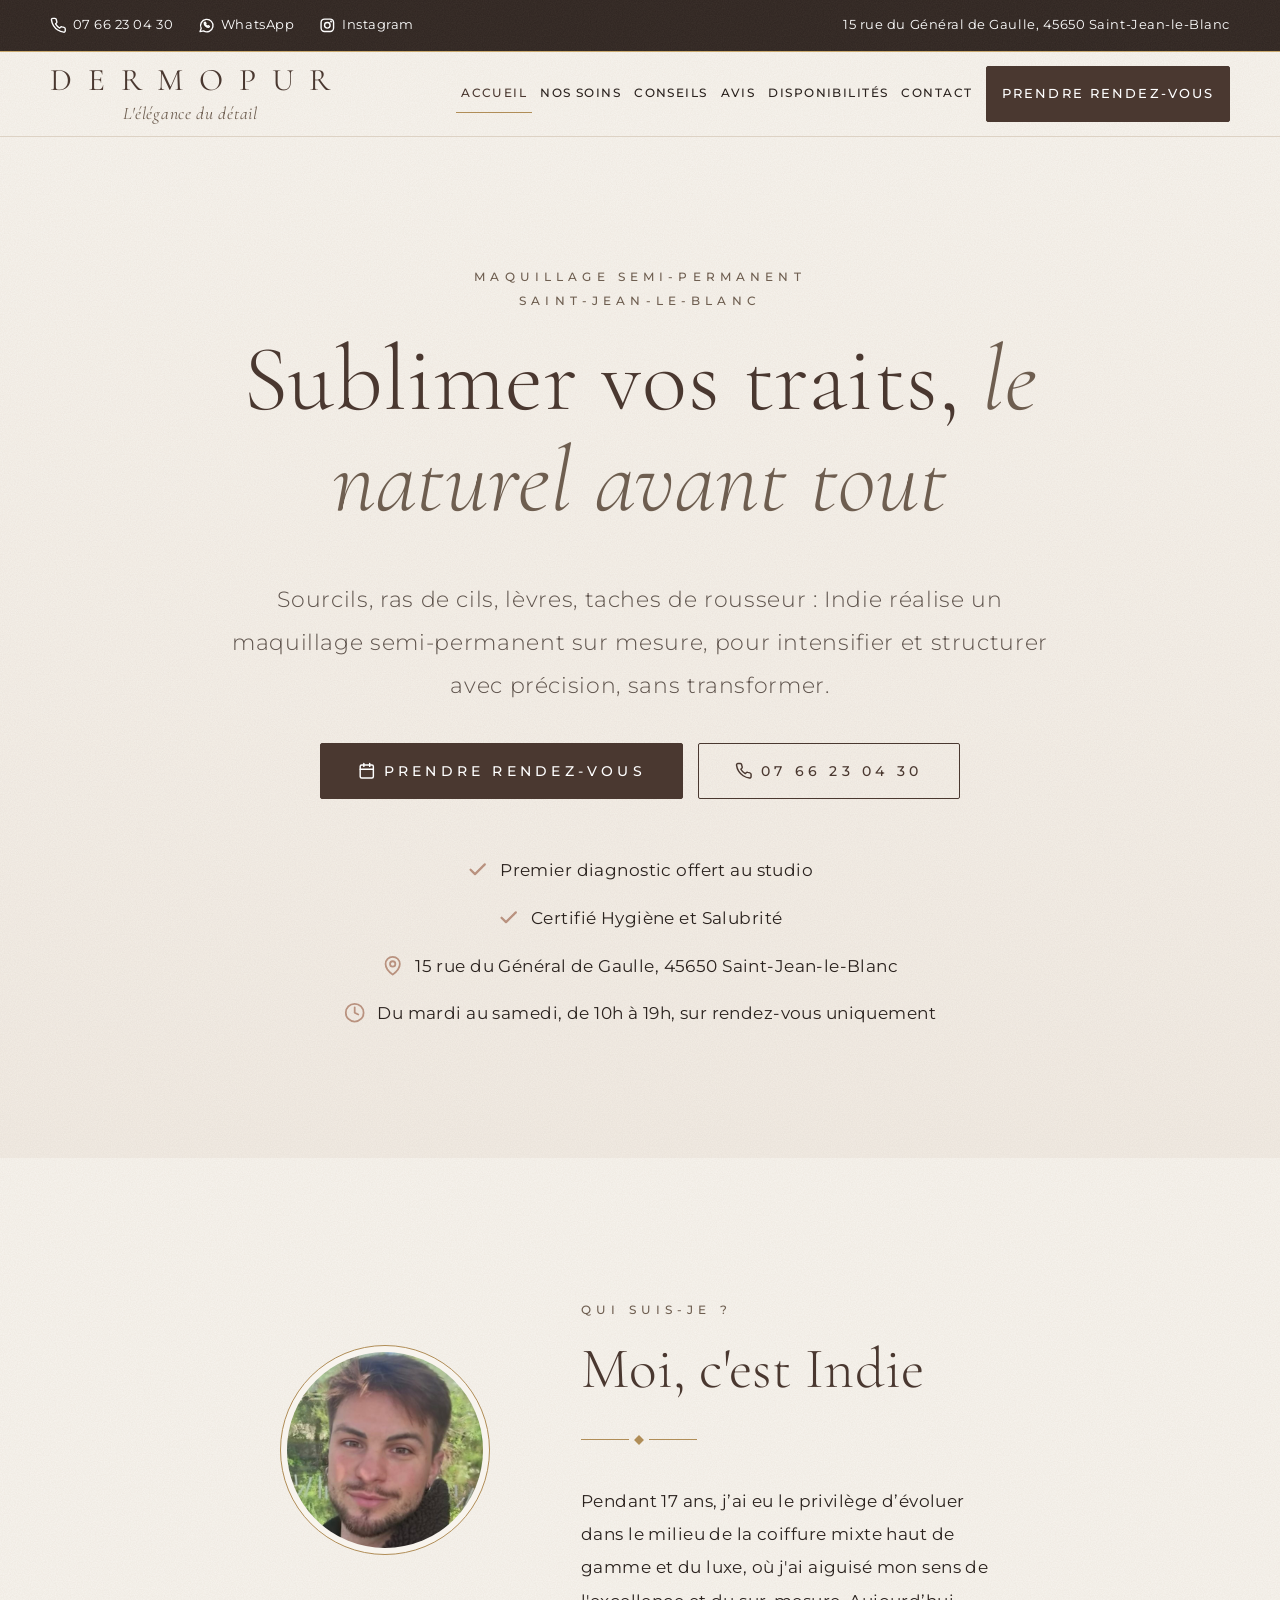
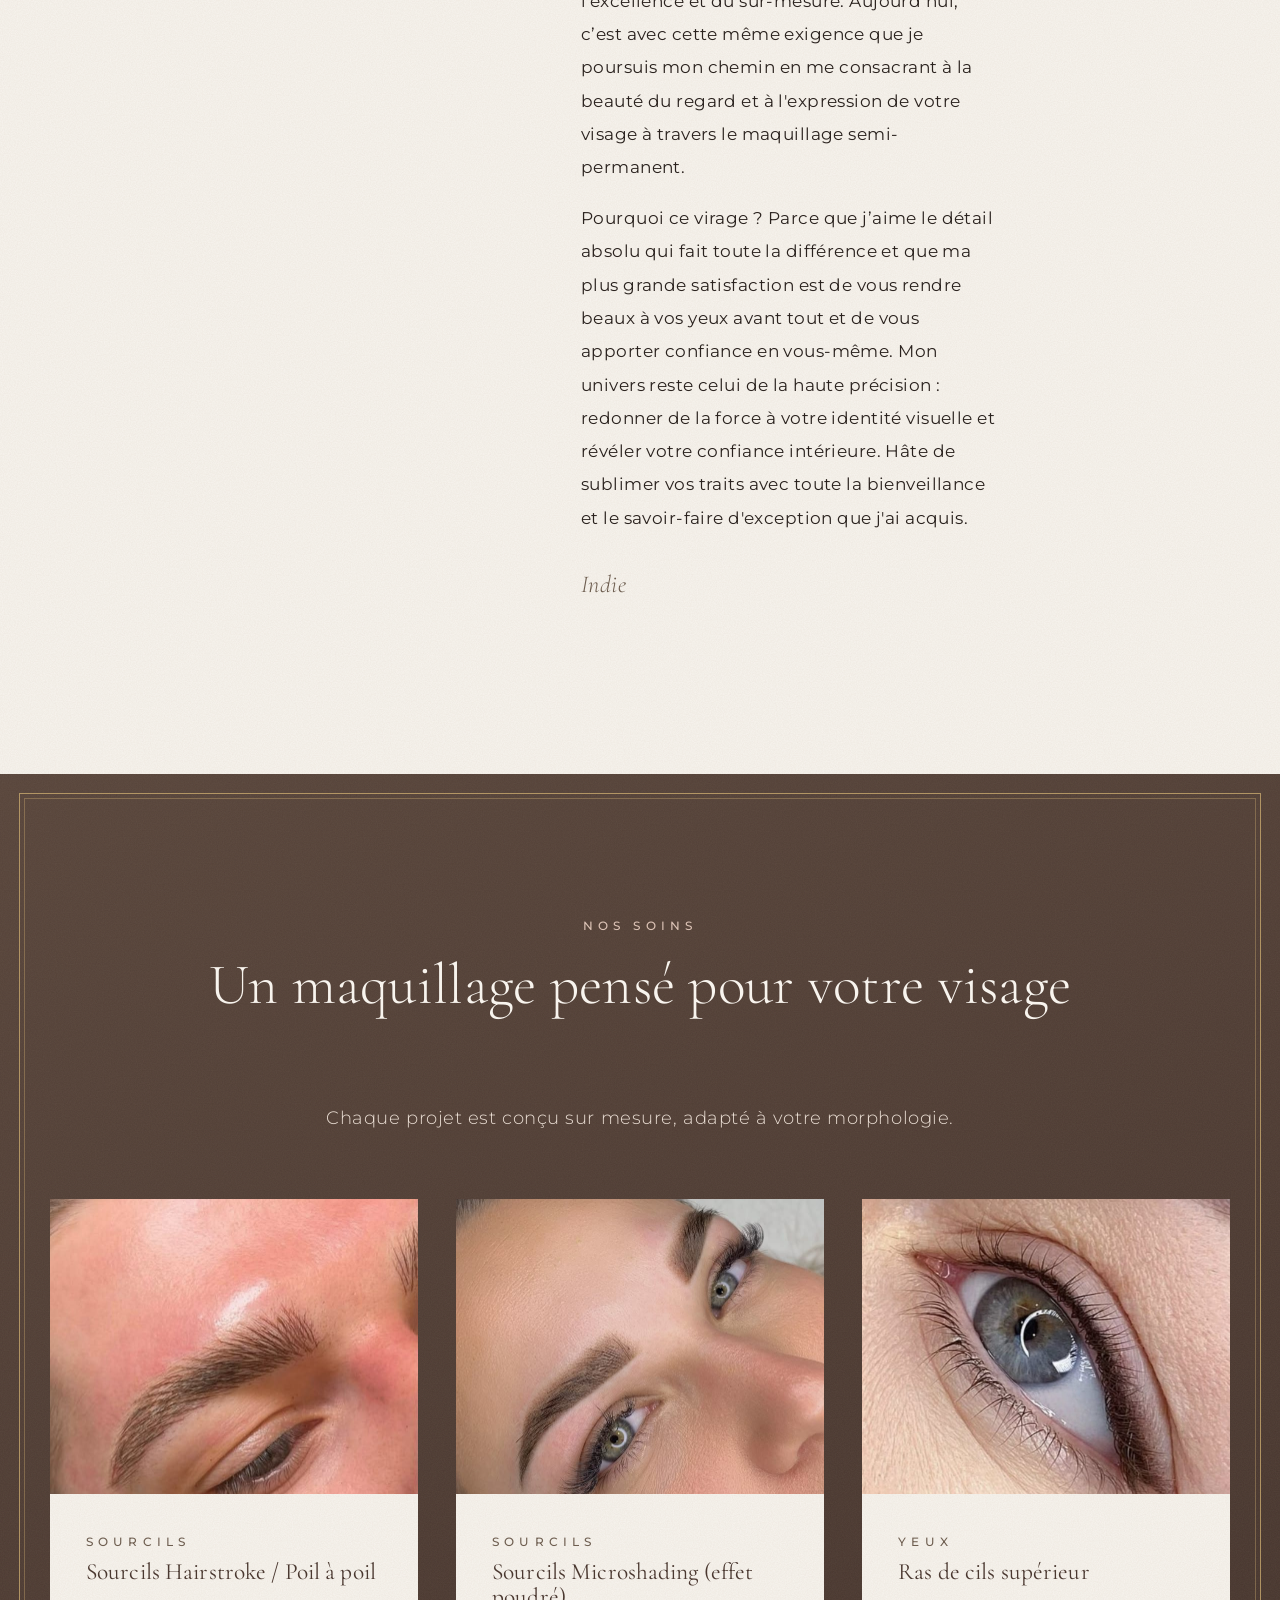
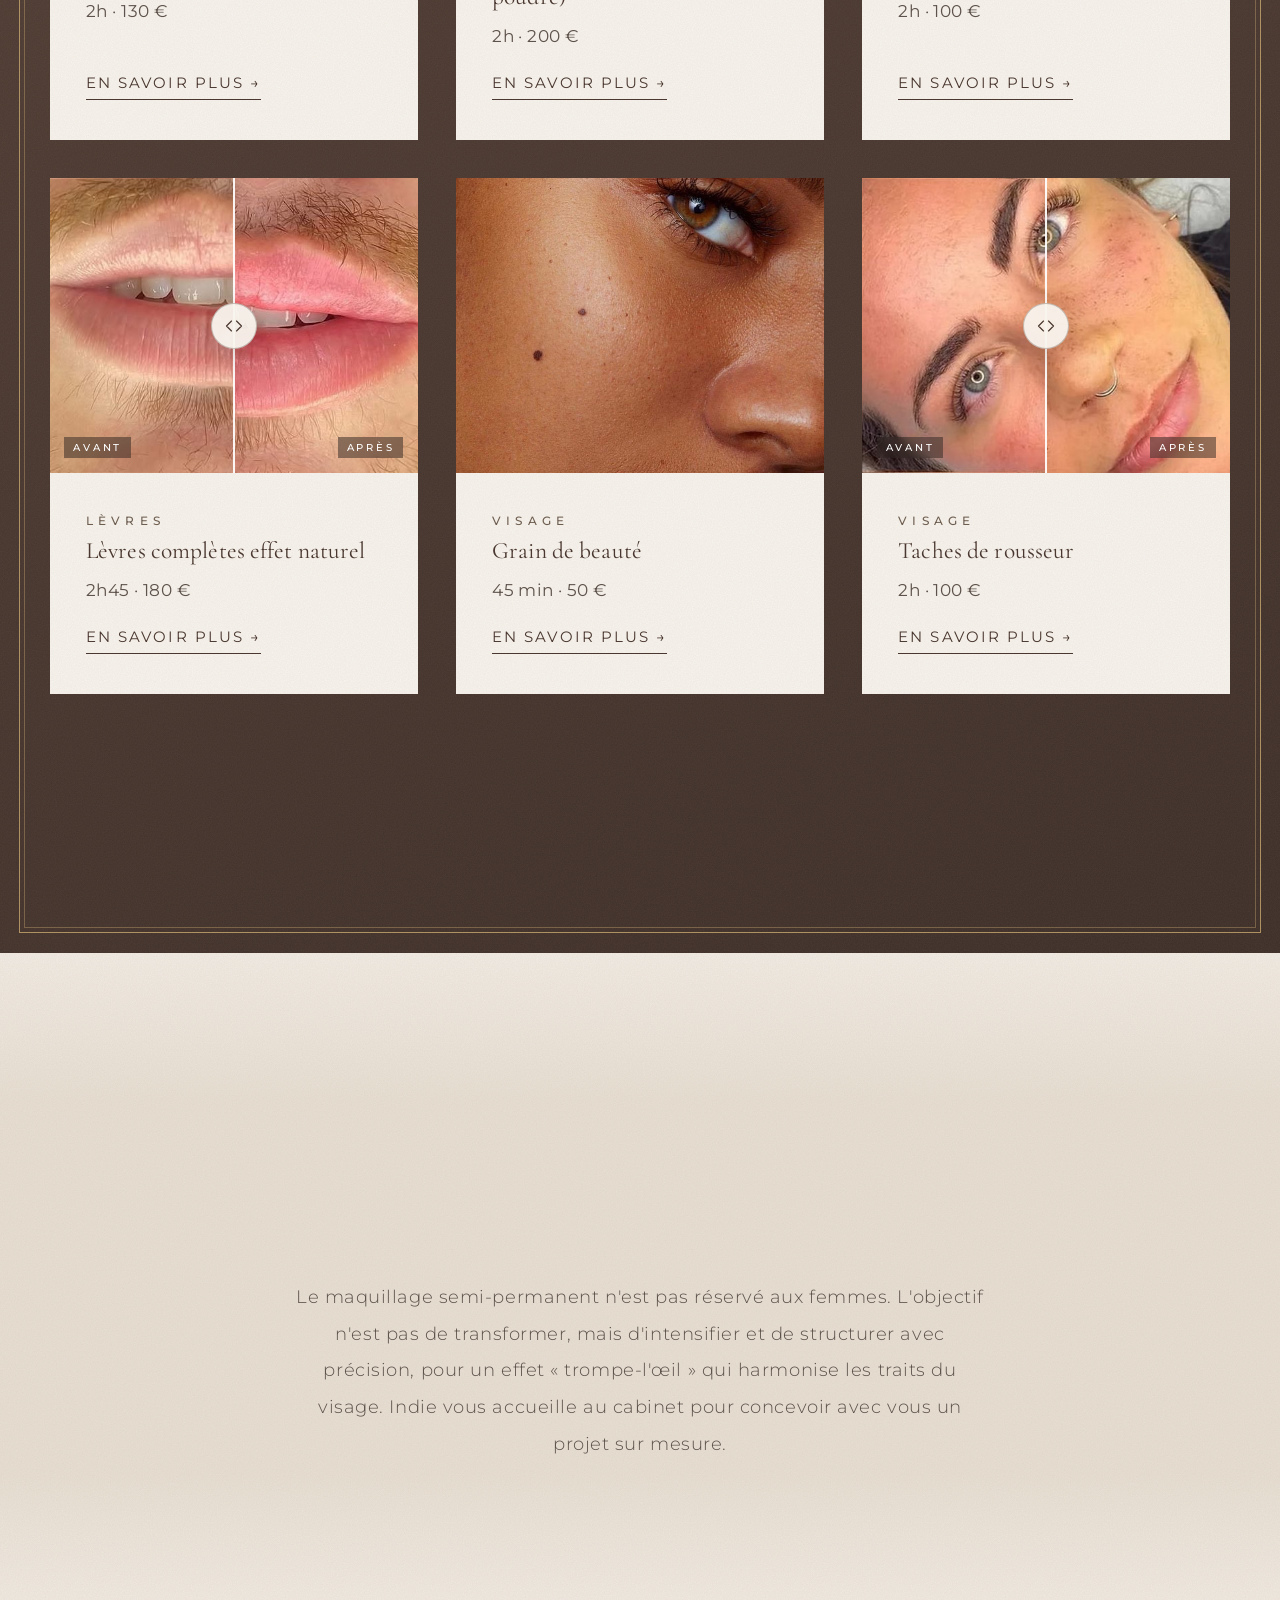
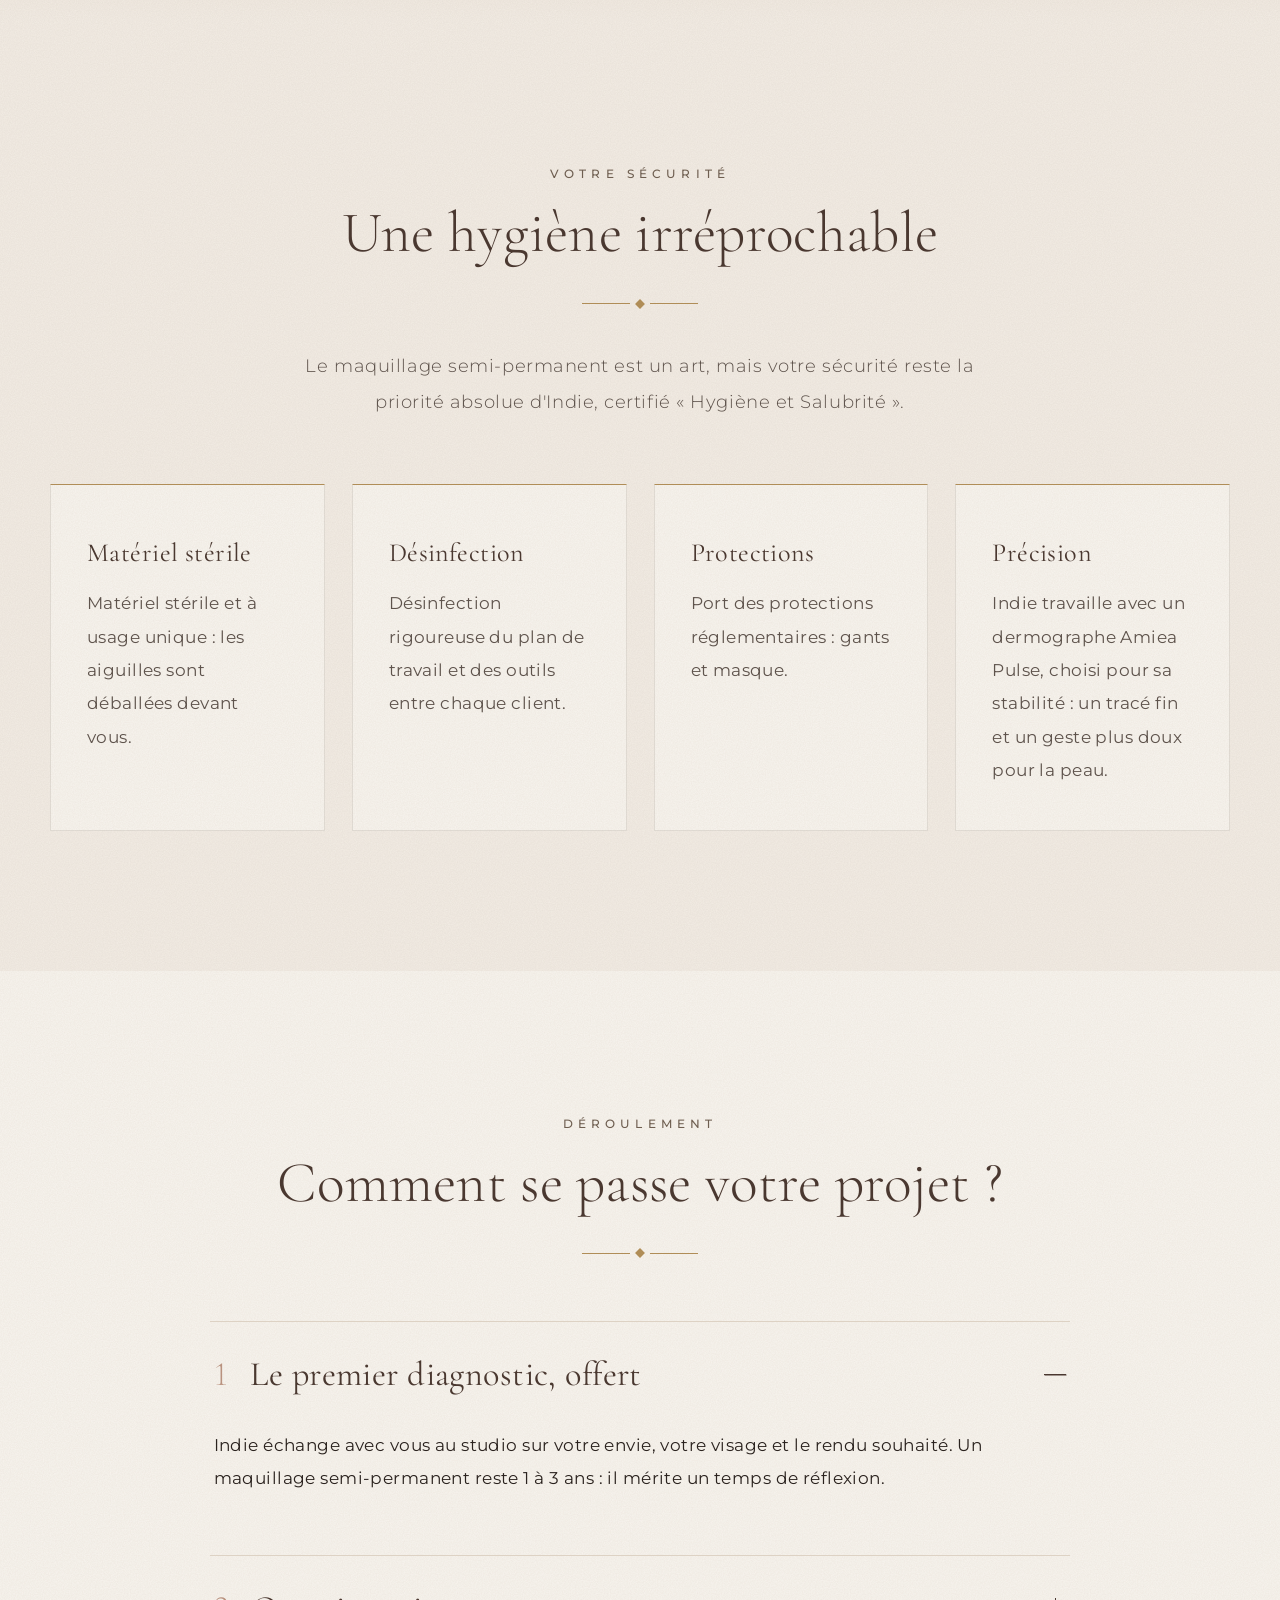
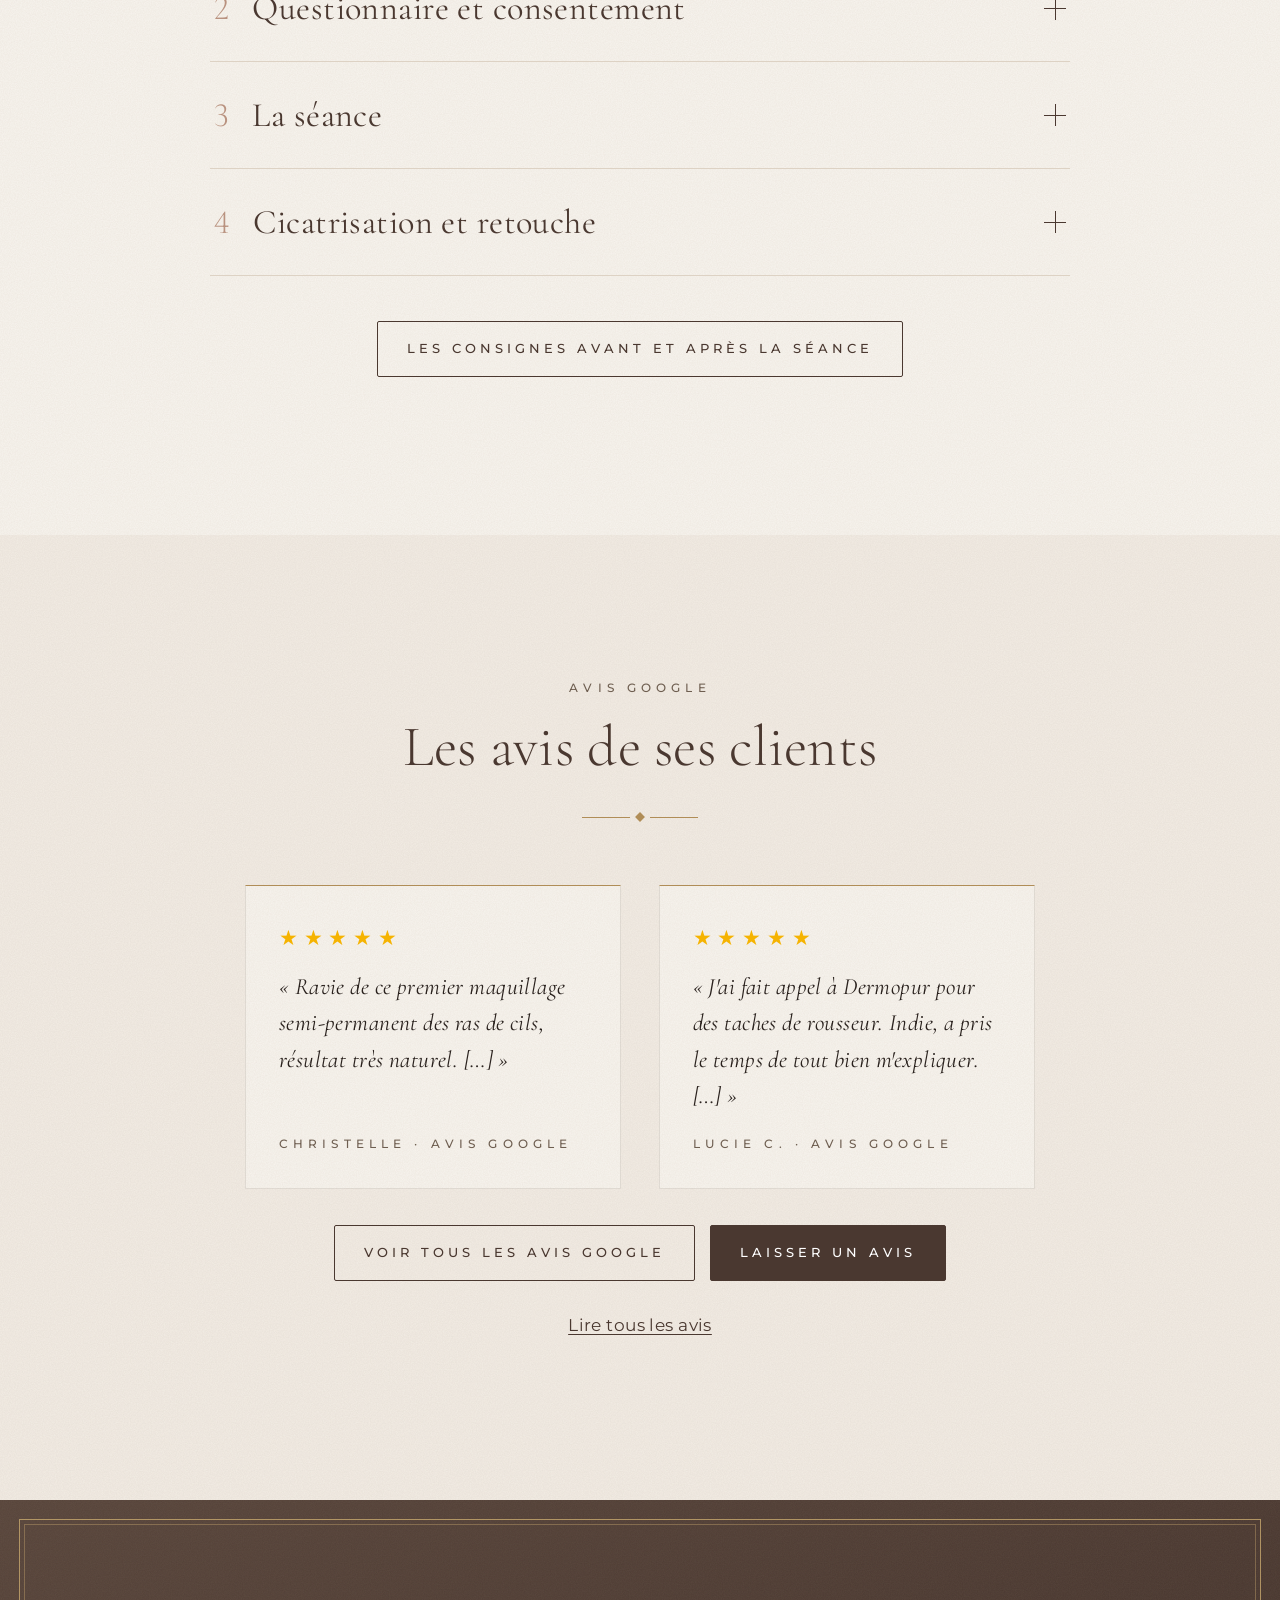
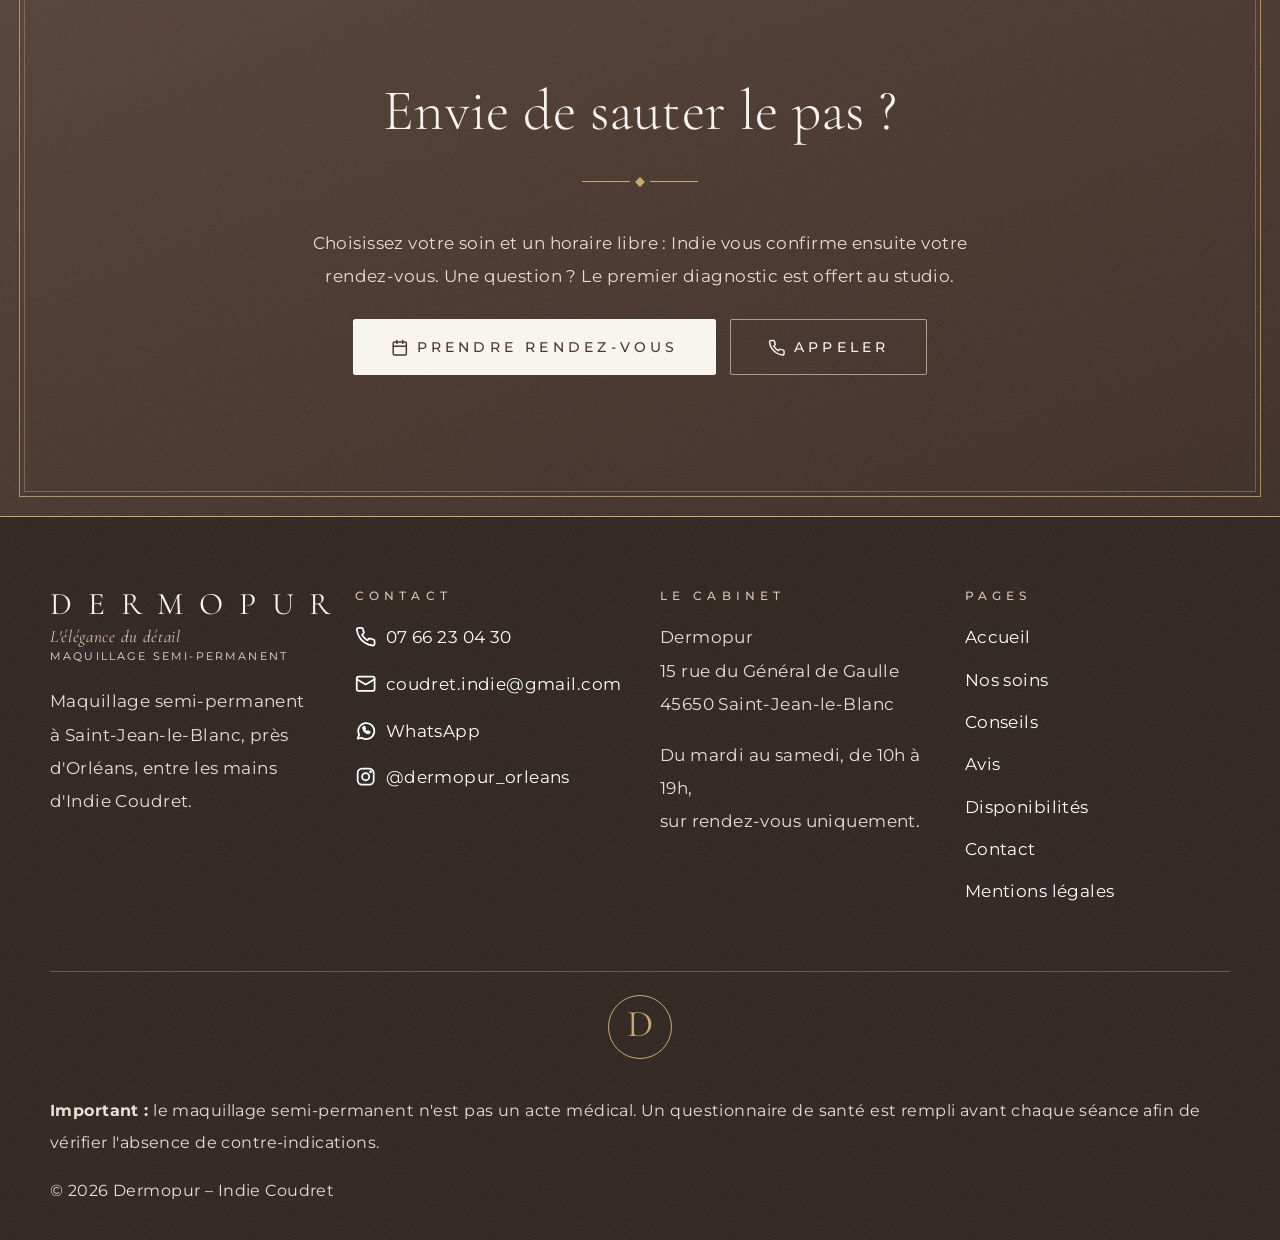
<file: index.html>
<!DOCTYPE html>
<html lang="fr">
<head>
  <meta charset="utf-8">
  <meta name="viewport" content="width=device-width, initial-scale=1">
  <title>Maquillage semi-permanent à Saint-Jean-le-Blanc, près d'Orléans | Dermopur</title>
  <meta name="description" content="Maquillage semi-permanent près d'Orléans : sourcils poil à poil et microshading, ras de cils, lèvres, taches de rousseur. Sur rendez-vous à Saint-Jean-le-Blanc. Premier diagnostic offert.">
  <link rel="icon" href="images/favicon.png" type="image/png">
  <link rel="apple-touch-icon" href="images/icone.png">
  <link rel="canonical" href="https://dermo-pur.com/">
  <meta property="og:type" content="website">
  <meta property="og:locale" content="fr_FR">
  <meta property="og:site_name" content="Dermopur">
  <meta property="og:url" content="https://dermo-pur.com/">
  <meta property="og:title" content="Maquillage semi-permanent à Saint-Jean-le-Blanc, près d'Orléans | Dermopur">
  <meta property="og:description" content="Maquillage semi-permanent près d'Orléans : sourcils poil à poil et microshading, ras de cils, lèvres, taches de rousseur. Sur rendez-vous à Saint-Jean-le-Blanc. Premier diagnostic offert.">
  <meta property="og:image" content="https://dermo-pur.com/images/partage.jpg">
  <meta name="twitter:card" content="summary_large_image">
  <script type="application/ld+json">
{
  "@context": "https://schema.org",
  "@type": "HealthAndBeautyBusiness",
  "name": "Dermopur",
  "description": "Maquillage semi-permanent sur rendez-vous à Saint-Jean-le-Blanc, près d'Orléans : sourcils poil à poil et microshading, ras de cils, lèvres, grain de beauté, taches de rousseur.",
  "url": "https://dermo-pur.com/",
  "image": "https://dermo-pur.com/images/partage.jpg",
  "logo": "https://dermo-pur.com/images/icone.png",
  "telephone": "+33766230430",
  "email": "coudret.indie@gmail.com",
  "priceRange": "50 € - 200 €",
  "address": {
    "@type": "PostalAddress",
    "streetAddress": "15 rue du Général de Gaulle",
    "postalCode": "45650",
    "addressLocality": "Saint-Jean-le-Blanc",
    "addressRegion": "Centre-Val de Loire",
    "addressCountry": "FR"
  },
  "areaServed": [
    {
      "@type": "City",
      "name": "Saint-Jean-le-Blanc"
    },
    {
      "@type": "City",
      "name": "Orléans"
    }
  ],
  "openingHoursSpecification": [
    {
      "@type": "OpeningHoursSpecification",
      "dayOfWeek": [
        "Tuesday",
        "Wednesday",
        "Thursday",
        "Friday",
        "Saturday"
      ],
      "opens": "10:00",
      "closes": "19:00"
    }
  ],
  "sameAs": [
    "https://www.instagram.com/dermopur_orleans/"
  ]
}
  </script>

  <link rel="preconnect" href="https://fonts.googleapis.com">
  <link rel="preconnect" href="https://fonts.gstatic.com" crossorigin>
  <link href="https://fonts.googleapis.com/css2?family=Cormorant+Garamond:ital,wght@0,300;0,400;0,500;1,300;1,400&family=Montserrat:wght@300;400;500&display=swap" rel="stylesheet">
  <link rel="stylesheet" href="style.css?v=19">
  <script>(function(){var r=document.documentElement;if(window.matchMedia&&matchMedia('(prefers-reduced-motion: reduce)').matches)return;r.classList.add('anim');window.SELECTEURS_REVEAL=".accueil__texte > *, .en-tete-page .conteneur > *, .section .centre > *, .section.appel .conteneur > *, .qui-suis-je > *, .carte, .prestation, .categorie-titre, .engagements li, .avis, .moyen, .accordeon, .tableau-defile, .grille-contact > *, .section .encadre--info:not(.creneau-choisi)";setTimeout(function(){if(!r.getAttribute('data-anim-pret'))r.classList.remove('anim')},3500)})();</script>
  <style>html.anim :is(.accueil__texte > *, .en-tete-page .conteneur > *, .section .centre > *, .section.appel .conteneur > *, .qui-suis-je > *, .carte, .prestation, .categorie-titre, .engagements li, .avis, .moyen, .accordeon, .tableau-defile, .grille-contact > *, .section .encadre--info:not(.creneau-choisi)){transition:opacity 1.1s cubic-bezier(.22,.61,.36,1),transform 1.1s cubic-bezier(.22,.61,.36,1),box-shadow .5s,border-color .5s}html.anim :is(.accueil__texte > *, .en-tete-page .conteneur > *, .section .centre > *, .section.appel .conteneur > *, .qui-suis-je > *, .carte, .prestation, .categorie-titre, .engagements li, .avis, .moyen, .accordeon, .tableau-defile, .grille-contact > *, .section .encadre--info:not(.creneau-choisi)):not(.vu){opacity:0;transform:translateY(18px)}</style>
</head>
<body>
  <a class="lien-evitement" href="#contenu">Aller directement au contenu</a>

  <div class="barre-haut">
    <div class="conteneur barre-haut__inner">
      <div class="barre-haut__contacts">
        <a href="tel:+33766230430"><svg class="ic" aria-hidden="true"><use href="images/icones.svg#tel"/></svg> <span>07 66 23 04 30</span></a>
        <a href="https://wa.me/33766230430?text=Bonjour%2C%20je%20souhaiterais%20prendre%20rendez-vous." target="_blank" rel="noopener" data-whatsapp><svg class="ic" aria-hidden="true"><use href="images/icones.svg#whatsapp"/></svg> <span>WhatsApp</span></a>
        <a href="https://www.instagram.com/dermopur_orleans/" target="_blank" rel="noopener"><svg class="ic" aria-hidden="true"><use href="images/icones.svg#instagram"/></svg> <span>Instagram</span></a>
      </div>
      <span class="barre-haut__adresse">15 rue du Général de Gaulle, 45650 Saint-Jean-le-Blanc</span>
    </div>
  </div>

  <header class="entete">
    <div class="conteneur entete__inner">
      <a href="index.html" class="logo" aria-label="Dermopur, l'élégance du détail – retour à l'accueil"><span class="logo__nom">DERMOPUR</span><span class="logo__slogan">L'élégance du détail</span></a>
      <button type="button" class="menu-bouton" aria-expanded="false" aria-controls="menu"><svg class="ic" aria-hidden="true"><use href="images/icones.svg#menu"/></svg> Menu</button>
      <nav id="menu" class="menu" aria-label="Menu principal">
        <ul>
          <li><a href="index.html" aria-current="page">Accueil</a></li>
          <li><a href="prestations.html">Nos soins</a></li>
          <li><a href="conseils.html">Conseils</a></li>
          <li><a href="avis.html">Avis</a></li>
          <li><a href="disponibilites.html">Disponibilités</a></li>
          <li><a href="contact.html">Contact</a></li>
        </ul>
        <a class="bouton bouton--plein menu__rdv" href="contact.html#rendez-vous">Prendre rendez-vous</a>
      </nav>
    </div>
  </header>

  <main id="contenu">
    <section class="accueil">
      <div class="conteneur accueil__grille">
        <div class="accueil__texte">
          <p class="surtitre">Maquillage semi-permanent<br>Saint-Jean-le-Blanc</p>
          <h1>Sublimer vos traits, <em>le naturel avant tout</em></h1>
          <p class="intro">Sourcils, ras de cils, lèvres, taches de rousseur : Indie réalise un maquillage semi-permanent sur mesure, pour intensifier et structurer avec précision, sans transformer.</p>
          <div class="boutons" style="margin-top:2rem">
            <a class="bouton bouton--plein bouton--grand" href="contact.html#rendez-vous"><svg class="ic" aria-hidden="true"><use href="images/icones.svg#calendrier"/></svg> Prendre rendez-vous</a>
            <a class="bouton bouton--grand" href="tel:+33766230430"><svg class="ic" aria-hidden="true"><use href="images/icones.svg#tel"/></svg> 07 66 23 04 30</a>
          </div>
          <ul class="reperes">
            <li><svg class="ic" aria-hidden="true"><use href="images/icones.svg#check"/></svg> Premier diagnostic offert au studio</li>
            <li><svg class="ic" aria-hidden="true"><use href="images/icones.svg#check"/></svg> Certifié Hygiène et Salubrité</li>
            <li><svg class="ic" aria-hidden="true"><use href="images/icones.svg#lieu"/></svg> 15 rue du Général de Gaulle, 45650 Saint-Jean-le-Blanc</li>
            <li><svg class="ic" aria-hidden="true"><use href="images/icones.svg#horloge"/></svg> Du mardi au samedi, de 10h à 19h, sur rendez-vous uniquement</li>
          </ul>
        </div>
      </div>
    </section>

    <section class="section section--ivoire">
      <div class="conteneur etroit qui-suis-je">
        <div class="portrait-petit"><img src="photos/portrait.jpg" alt="Indie Coudret, fondateur de Dermopur" width="560" height="560" loading="lazy"></div>
        <div>
          <p class="surtitre">Qui suis-je ?</p>
          <h2>Moi, c'est Indie</h2>
          <span class="filet"></span>
          <p>Pendant 17 ans, j’ai eu le privilège d’évoluer dans le milieu de la coiffure mixte haut de gamme et du luxe, où j'ai aiguisé mon sens de l'excellence et du sur-mesure. Aujourd’hui, c’est avec cette même exigence que je poursuis mon chemin en me consacrant à la beauté du regard et à l'expression de votre visage à travers le maquillage semi-permanent.</p>
          <p>Pourquoi ce virage ? Parce que j’aime le détail absolu qui fait toute la différence et que ma plus grande satisfaction est de vous rendre beaux à vos yeux avant tout et de vous apporter confiance en vous-même. Mon univers reste celui de la haute précision : redonner de la force à votre identité visuelle et révéler votre confiance intérieure. Hâte de sublimer vos traits avec toute la bienveillance et le savoir-faire d'exception que j'ai acquis.</p>
          <p class="signature">Indie</p>
        </div>
      </div>
    </section>

    <section class="section section--vin">
      <div class="conteneur">
        <div class="centre">
          <p class="surtitre">Nos soins</p>
          <h2>Un maquillage pensé pour votre visage</h2>
          <span class="filet"></span>
          <p class="intro">Chaque projet est conçu sur mesure, adapté à votre morphologie.</p>
        </div>
        <div class="cartes" id="resume-prestations"></div>
        <p class="centre" style="margin-top:2.5rem"><a class="bouton" href="prestations.html">Tous nos soins et les tarifs</a></p>
      </div>
    </section>

    <section class="section section--poudre">
      <div class="conteneur etroit centre">
        <p class="surtitre">Pour tous</p>
        <h2>Le soin de soi n'a pas de genre</h2>
        <span class="filet"></span>
        <p class="intro">Le maquillage semi-permanent n'est pas réservé aux femmes. L'objectif n'est pas de transformer, mais d'intensifier et de structurer avec précision, pour un effet « trompe-l'œil » qui harmonise les traits du visage. Indie vous accueille au cabinet pour concevoir avec vous un projet sur mesure.</p>
      </div>
    </section>

    <section class="section">
      <div class="conteneur">
        <div class="centre">
          <p class="surtitre">Votre sécurité</p>
          <h2>Une hygiène irréprochable</h2>
          <span class="filet"></span>
          <p class="intro">Le maquillage semi-permanent est un art, mais votre sécurité reste la priorité absolue d'Indie, certifié « Hygiène et Salubrité ».</p>
        </div>
        <ul class="engagements">
          <li><strong>Matériel stérile</strong><p>Matériel stérile et à usage unique : les aiguilles sont déballées devant vous.</p></li>
          <li><strong>Désinfection</strong><p>Désinfection rigoureuse du plan de travail et des outils entre chaque client.</p></li>
          <li><strong>Protections</strong><p>Port des protections réglementaires : gants et masque.</p></li>
          <li><strong>Précision</strong><p>Indie travaille avec un dermographe Amiea Pulse, choisi pour sa stabilité : un tracé fin et un geste plus doux pour la peau.</p></li>
        </ul>
      </div>
    </section>

    <section class="section section--ivoire">
      <div class="conteneur">
        <div class="centre">
          <p class="surtitre">Déroulement</p>
          <h2>Comment se passe votre projet ?</h2>
          <span class="filet"></span>
        </div>
        <div class="accordeons">
          <details class="accordeon" open><summary><span class="accordeon__titre"><span class="accordeon__num">1</span>Le premier diagnostic, offert</span><span class="accordeon__signe" aria-hidden="true"></span></summary><div class="accordeon__contenu"><div class="accordeon__corps"><p>Indie échange avec vous au studio sur votre envie, votre visage et le rendu souhaité. Un maquillage semi-permanent reste 1 à 3 ans : il mérite un temps de réflexion.</p></div></div></details>
          <details class="accordeon"><summary><span class="accordeon__titre"><span class="accordeon__num">2</span>Questionnaire et consentement</span><span class="accordeon__signe" aria-hidden="true"></span></summary><div class="accordeon__contenu"><div class="accordeon__corps"><p>Le questionnaire de santé vérifie l'absence de contre-indications. Le consentement éclairé vous explique la séance, la cicatrisation et la tenue.</p></div></div></details>
          <details class="accordeon"><summary><span class="accordeon__titre"><span class="accordeon__num">3</span>La séance</span><span class="accordeon__signe" aria-hidden="true"></span></summary><div class="accordeon__contenu"><div class="accordeon__corps"><p>Le tracé et le pigment sont choisis ensemble. Comptez de 45 min à 2h45 selon le soin.</p></div></div></details>
          <details class="accordeon"><summary><span class="accordeon__titre"><span class="accordeon__num">4</span>Cicatrisation et retouche</span><span class="accordeon__signe" aria-hidden="true"></span></summary><div class="accordeon__contenu"><div class="accordeon__corps"><p>La couleur s'adoucit d'environ 30 à 40 % en un mois. La retouche du mois suivant fixe le tout et perfectionne les détails.</p></div></div></details>
        </div>
        <p class="centre" style="margin-top:2.5rem"><a class="bouton" href="conseils.html">Les consignes avant et après la séance</a></p>
      </div>
    </section>

    <section class="section" id="avis" hidden>
      <div class="conteneur">
        <div class="centre">
          <p class="surtitre">Avis Google</p>
          <h2>Les avis de ses clients</h2>
          <span class="filet"></span>
          <p class="intro" id="avis-note"></p>
        </div>
        <div class="cartes cartes--avis" id="liste-avis"></div>
        <p class="boutons boutons--centre" style="margin-top:2rem" id="liens-avis"></p>
        <p class="centre" style="margin-top:1.5rem"><a href="avis.html">Lire tous les avis</a></p>
      </div>
    </section>

    <section class="section appel">
      <div class="conteneur etroit">
        <p class="surtitre">Rendez-vous</p>
        <h2>Envie de sauter le pas ?</h2>
        <span class="filet"></span>
        <p>Choisissez votre soin et un horaire libre : Indie vous confirme ensuite votre rendez-vous. Une question ? Le premier diagnostic est offert au studio.</p>
        <div class="boutons boutons--centre" style="margin-top:1.5rem">
          <a class="bouton bouton--blanc bouton--grand" href="contact.html#rendez-vous"><svg class="ic" aria-hidden="true"><use href="images/icones.svg#calendrier"/></svg> Prendre rendez-vous</a>
          <a class="bouton bouton--clair bouton--grand" href="tel:+33766230430"><svg class="ic" aria-hidden="true"><use href="images/icones.svg#tel"/></svg> Appeler</a>
        </div>
      </div>
    </section>
  </main>

  <footer class="pied">
    <div class="conteneur pied__grille">
      <div>
        <a href="index.html" class="logo"><span class="logo__nom">DERMOPUR</span><span class="logo__slogan">L'élégance du détail</span><span class="logo__sous">Maquillage semi-permanent</span></a>
        <p>Maquillage semi-permanent à Saint-Jean-le-Blanc, près d'Orléans, entre les mains d'Indie Coudret.</p>
      </div>
      <div>
        <h2>Contact</h2>
        <ul>
          <li><a href="tel:+33766230430"><svg class="ic" aria-hidden="true"><use href="images/icones.svg#tel"/></svg> 07 66 23 04 30</a></li>
          <li><a href="mailto:coudret.indie@gmail.com"><svg class="ic" aria-hidden="true"><use href="images/icones.svg#mail"/></svg> coudret.indie@gmail.com</a></li>
          <li><a href="https://wa.me/33766230430?text=Bonjour%2C%20je%20souhaiterais%20prendre%20rendez-vous." target="_blank" rel="noopener" data-whatsapp><svg class="ic" aria-hidden="true"><use href="images/icones.svg#whatsapp"/></svg> WhatsApp</a></li>
          <li><a href="https://www.instagram.com/dermopur_orleans/" target="_blank" rel="noopener"><svg class="ic" aria-hidden="true"><use href="images/icones.svg#instagram"/></svg> @dermopur_orleans</a></li>
        </ul>
      </div>
      <div>
        <h2>Le cabinet</h2>
        <p>Dermopur<br>15 rue du Général de Gaulle<br>45650 Saint-Jean-le-Blanc</p>
        <p>Du mardi au samedi, de 10h à 19h,<br>sur rendez-vous uniquement.</p>
      </div>
      <div>
        <h2>Pages</h2>
        <ul>
          <li><a href="index.html">Accueil</a></li>
          <li><a href="prestations.html">Nos soins</a></li>
          <li><a href="conseils.html">Conseils</a></li>
          <li><a href="avis.html">Avis</a></li>
          <li><a href="disponibilites.html">Disponibilités</a></li>
          <li><a href="contact.html">Contact</a></li>
          <li><a href="mentions-legales.html">Mentions légales</a></li>
        </ul>
      </div>
    </div>
    <div class="conteneur pied__mention">
      <p class="monogramme-ligne"><span class="monogramme" aria-hidden="true">D</span></p>
      <p><strong>Important :</strong> le maquillage semi-permanent n'est pas un acte médical. Un questionnaire de santé est rempli avant chaque séance afin de vérifier l'absence de contre-indications.</p>
      <p>© <span data-annee>2026</span> Dermopur – Indie Coudret</p>
    </div>
  </footer>

  <nav class="actions-mobiles" aria-label="Contact rapide">
    <a class="appeler" href="tel:+33766230430"><svg class="ic" aria-hidden="true"><use href="images/icones.svg#tel"/></svg>Appeler</a>
    <a href="https://wa.me/33766230430?text=Bonjour%2C%20je%20souhaiterais%20prendre%20rendez-vous." target="_blank" rel="noopener" data-whatsapp><svg class="ic" aria-hidden="true"><use href="images/icones.svg#whatsapp"/></svg>WhatsApp</a>
    <a href="https://www.instagram.com/dermopur_orleans/" target="_blank" rel="noopener"><svg class="ic" aria-hidden="true"><use href="images/icones.svg#instagram"/></svg>Instagram</a>
    <a class="rdv" href="contact.html#rendez-vous"><svg class="ic" aria-hidden="true"><use href="images/icones.svg#calendrier"/></svg>Réserver</a>
  </nav>

  <script src="mes-contenus/prestations-et-tarifs.js?v=19"></script>
  <script src="mes-contenus/avis.js?v=19"></script>
  <script src="site.js?v=19"></script>
</body>
</html>
</file>
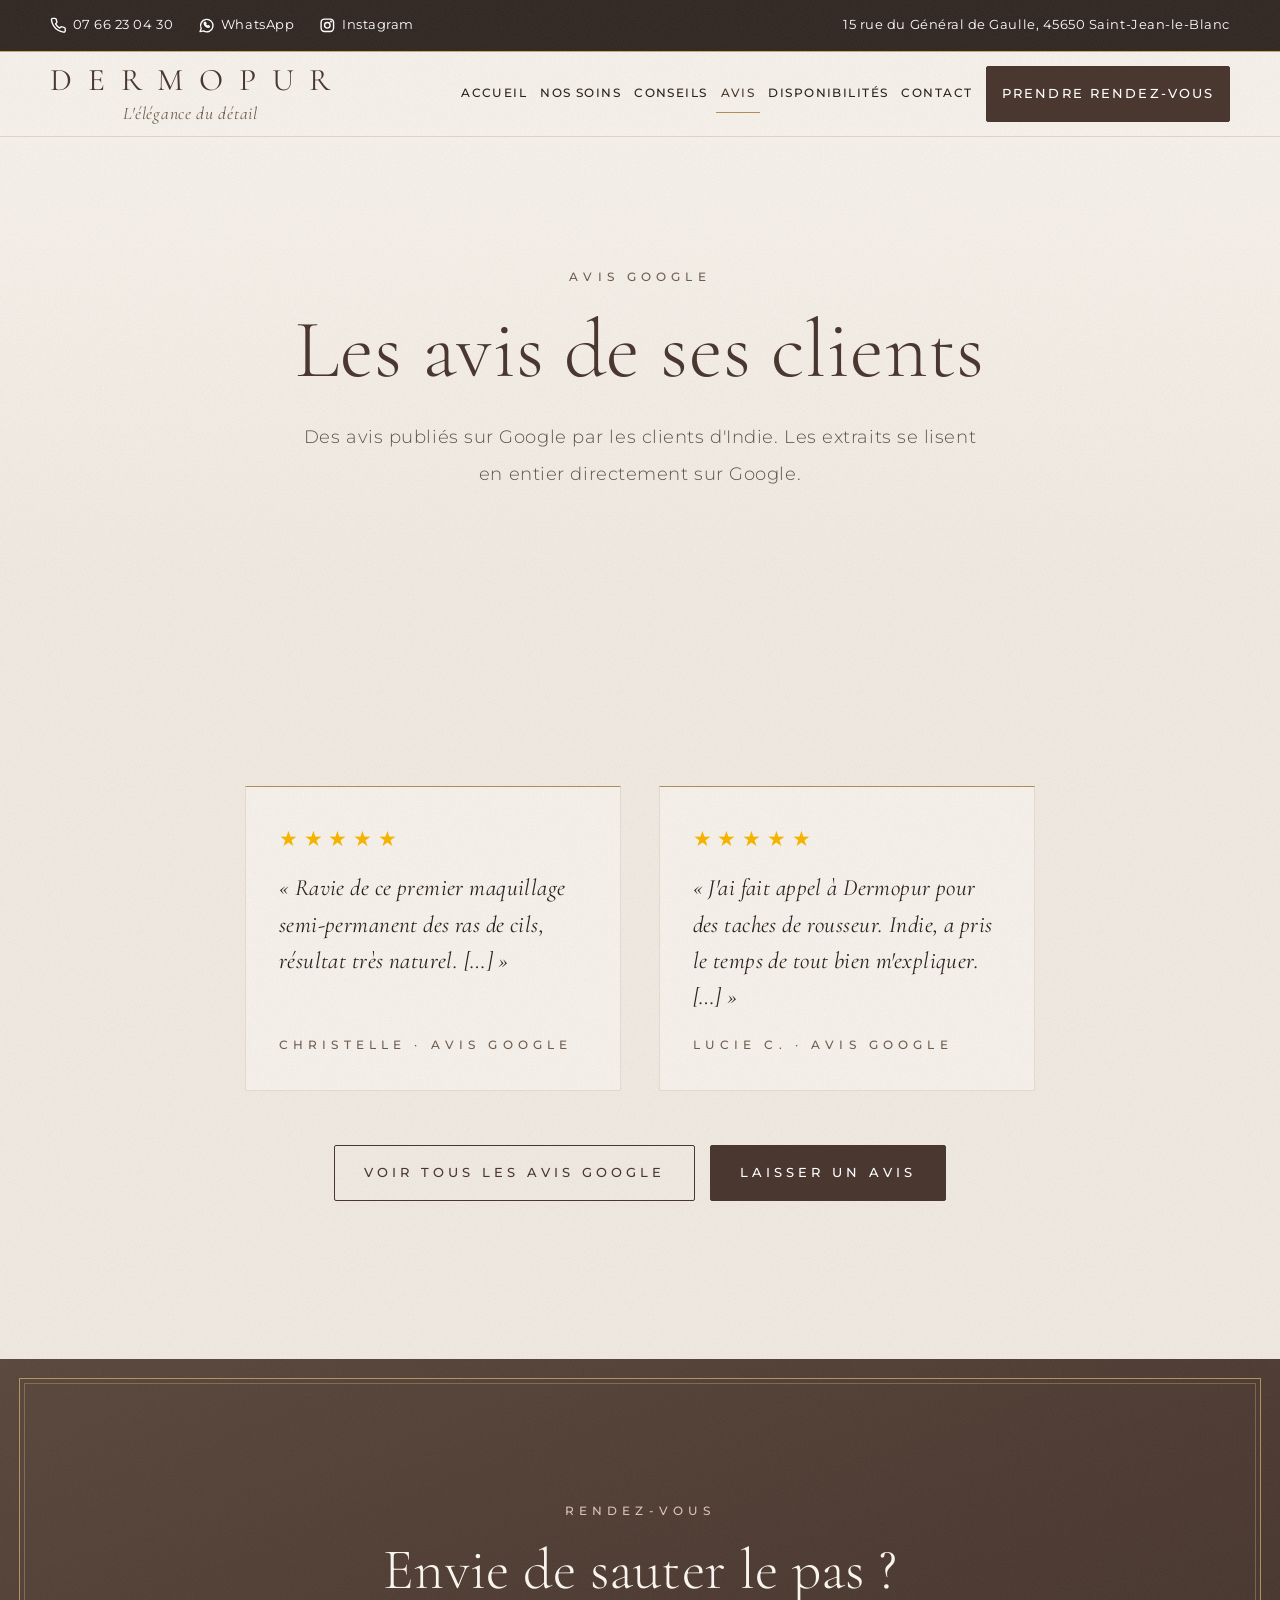
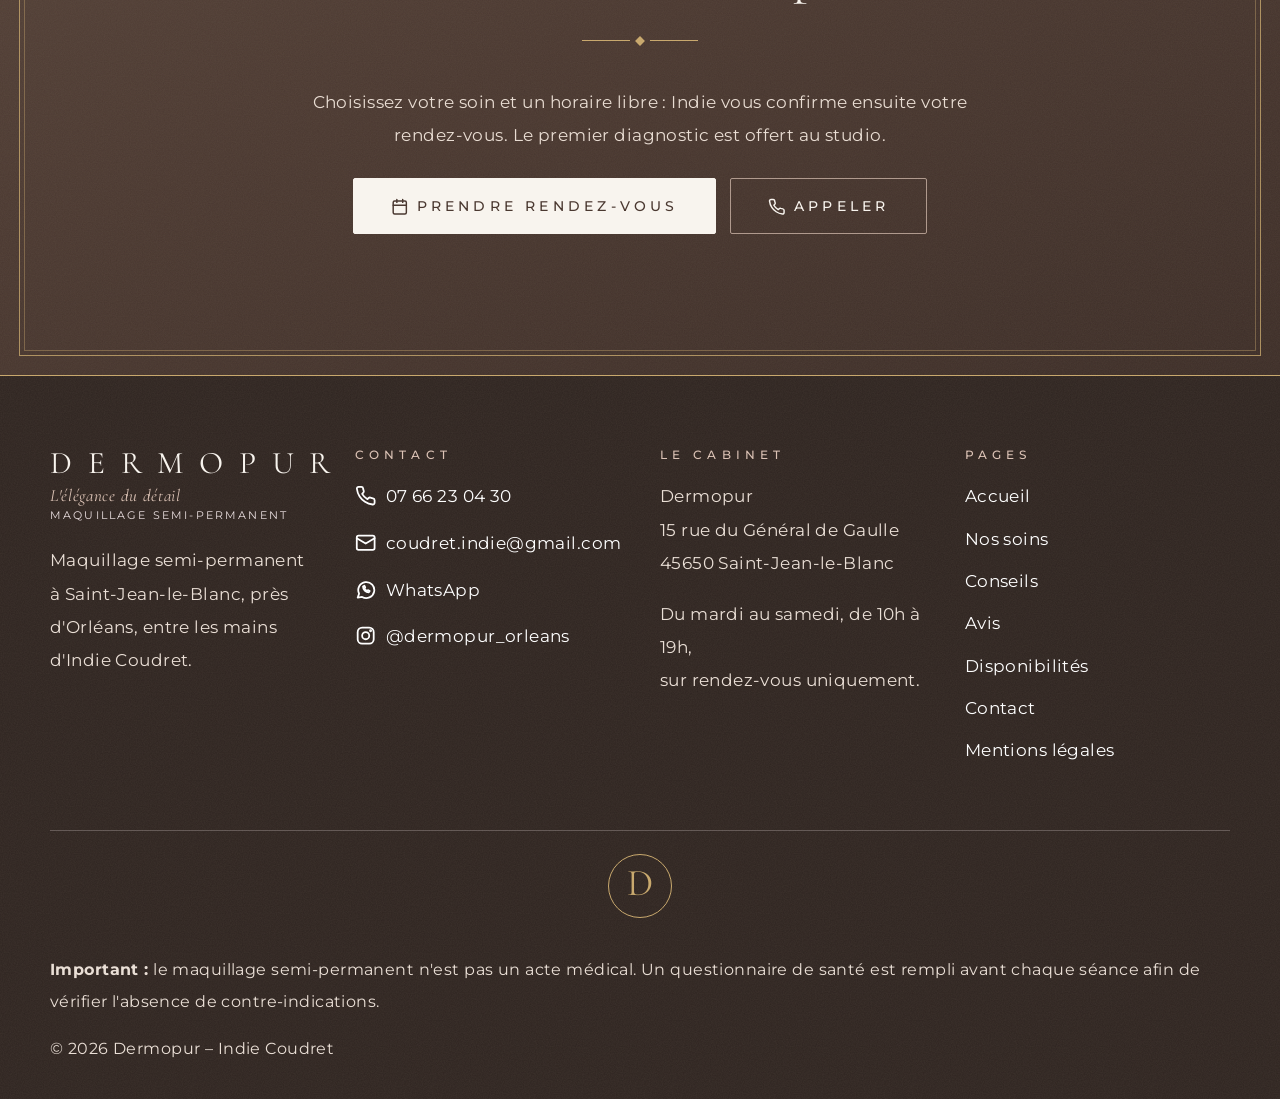
<file: avis.html>
<!DOCTYPE html>
<html lang="fr">
<head>
  <meta charset="utf-8">
  <meta name="viewport" content="width=device-width, initial-scale=1">
  <title>Avis clients – Dermopur, maquillage semi-permanent à Saint-Jean-le-Blanc</title>
  <meta name="description" content="Les avis Google des clients de Dermopur, maquillage semi-permanent à Saint-Jean-le-Blanc, près d'Orléans.">
  <link rel="icon" href="images/favicon.png" type="image/png">
  <link rel="apple-touch-icon" href="images/icone.png">
  <link rel="canonical" href="https://dermo-pur.com/avis.html">
  <meta property="og:type" content="website">
  <meta property="og:locale" content="fr_FR">
  <meta property="og:site_name" content="Dermopur">
  <meta property="og:url" content="https://dermo-pur.com/avis.html">
  <meta property="og:title" content="Avis clients – Dermopur, maquillage semi-permanent à Saint-Jean-le-Blanc">
  <meta property="og:description" content="Les avis Google des clients de Dermopur, maquillage semi-permanent à Saint-Jean-le-Blanc, près d'Orléans.">
  <meta property="og:image" content="https://dermo-pur.com/images/partage.jpg">
  <meta name="twitter:card" content="summary_large_image">

  <link rel="preconnect" href="https://fonts.googleapis.com">
  <link rel="preconnect" href="https://fonts.gstatic.com" crossorigin>
  <link href="https://fonts.googleapis.com/css2?family=Cormorant+Garamond:ital,wght@0,300;0,400;0,500;1,300;1,400&family=Montserrat:wght@300;400;500&display=swap" rel="stylesheet">
  <link rel="stylesheet" href="style.css?v=19">
  <script>(function(){var r=document.documentElement;if(window.matchMedia&&matchMedia('(prefers-reduced-motion: reduce)').matches)return;r.classList.add('anim');window.SELECTEURS_REVEAL=".accueil__texte > *, .en-tete-page .conteneur > *, .section .centre > *, .section.appel .conteneur > *, .qui-suis-je > *, .carte, .prestation, .categorie-titre, .engagements li, .avis, .moyen, .accordeon, .tableau-defile, .grille-contact > *, .section .encadre--info:not(.creneau-choisi)";setTimeout(function(){if(!r.getAttribute('data-anim-pret'))r.classList.remove('anim')},3500)})();</script>
  <style>html.anim :is(.accueil__texte > *, .en-tete-page .conteneur > *, .section .centre > *, .section.appel .conteneur > *, .qui-suis-je > *, .carte, .prestation, .categorie-titre, .engagements li, .avis, .moyen, .accordeon, .tableau-defile, .grille-contact > *, .section .encadre--info:not(.creneau-choisi)){transition:opacity 1.1s cubic-bezier(.22,.61,.36,1),transform 1.1s cubic-bezier(.22,.61,.36,1),box-shadow .5s,border-color .5s}html.anim :is(.accueil__texte > *, .en-tete-page .conteneur > *, .section .centre > *, .section.appel .conteneur > *, .qui-suis-je > *, .carte, .prestation, .categorie-titre, .engagements li, .avis, .moyen, .accordeon, .tableau-defile, .grille-contact > *, .section .encadre--info:not(.creneau-choisi)):not(.vu){opacity:0;transform:translateY(18px)}</style>
</head>
<body>
  <a class="lien-evitement" href="#contenu">Aller directement au contenu</a>

  <div class="barre-haut">
    <div class="conteneur barre-haut__inner">
      <div class="barre-haut__contacts">
        <a href="tel:+33766230430"><svg class="ic" aria-hidden="true"><use href="images/icones.svg#tel"/></svg> <span>07 66 23 04 30</span></a>
        <a href="https://wa.me/33766230430?text=Bonjour%2C%20je%20souhaiterais%20prendre%20rendez-vous." target="_blank" rel="noopener" data-whatsapp><svg class="ic" aria-hidden="true"><use href="images/icones.svg#whatsapp"/></svg> <span>WhatsApp</span></a>
        <a href="https://www.instagram.com/dermopur_orleans/" target="_blank" rel="noopener"><svg class="ic" aria-hidden="true"><use href="images/icones.svg#instagram"/></svg> <span>Instagram</span></a>
      </div>
      <span class="barre-haut__adresse">15 rue du Général de Gaulle, 45650 Saint-Jean-le-Blanc</span>
    </div>
  </div>

  <header class="entete">
    <div class="conteneur entete__inner">
      <a href="index.html" class="logo" aria-label="Dermopur, l'élégance du détail – retour à l'accueil"><span class="logo__nom">DERMOPUR</span><span class="logo__slogan">L'élégance du détail</span></a>
      <button type="button" class="menu-bouton" aria-expanded="false" aria-controls="menu"><svg class="ic" aria-hidden="true"><use href="images/icones.svg#menu"/></svg> Menu</button>
      <nav id="menu" class="menu" aria-label="Menu principal">
        <ul>
          <li><a href="index.html">Accueil</a></li>
          <li><a href="prestations.html">Nos soins</a></li>
          <li><a href="conseils.html">Conseils</a></li>
          <li><a href="avis.html" aria-current="page">Avis</a></li>
          <li><a href="disponibilites.html">Disponibilités</a></li>
          <li><a href="contact.html">Contact</a></li>
        </ul>
        <a class="bouton bouton--plein menu__rdv" href="contact.html#rendez-vous">Prendre rendez-vous</a>
      </nav>
    </div>
  </header>

  <main id="contenu">
    <section class="en-tete-page">
      <div class="conteneur">
        <p class="surtitre">Avis Google</p>
        <h1>Les avis de ses clients</h1>
        <p class="intro">Des avis publiés sur Google par les clients d'Indie. Les extraits se lisent en entier directement sur Google.</p>
      </div>
    </section>

    <section class="section" id="avis">
      <div class="conteneur">
        <p class="intro centre" id="avis-note" hidden></p>
        <div class="cartes cartes--avis" id="liste-avis"></div>
        <p class="boutons boutons--centre" style="margin-top:3rem" id="liens-avis"></p>
      </div>
    </section>

    <section class="section appel">
      <div class="conteneur etroit">
        <p class="surtitre">Rendez-vous</p>
        <h2>Envie de sauter le pas ?</h2>
        <span class="filet"></span>
        <p>Choisissez votre soin et un horaire libre : Indie vous confirme ensuite votre rendez-vous. Le premier diagnostic est offert au studio.</p>
        <div class="boutons boutons--centre" style="margin-top:1.5rem">
          <a class="bouton bouton--blanc bouton--grand" href="contact.html#rendez-vous"><svg class="ic" aria-hidden="true"><use href="images/icones.svg#calendrier"/></svg> Prendre rendez-vous</a>
          <a class="bouton bouton--clair bouton--grand" href="tel:+33766230430"><svg class="ic" aria-hidden="true"><use href="images/icones.svg#tel"/></svg> Appeler</a>
        </div>
      </div>
    </section>
  </main>

  <footer class="pied">
    <div class="conteneur pied__grille">
      <div>
        <a href="index.html" class="logo"><span class="logo__nom">DERMOPUR</span><span class="logo__slogan">L'élégance du détail</span><span class="logo__sous">Maquillage semi-permanent</span></a>
        <p>Maquillage semi-permanent à Saint-Jean-le-Blanc, près d'Orléans, entre les mains d'Indie Coudret.</p>
      </div>
      <div>
        <h2>Contact</h2>
        <ul>
          <li><a href="tel:+33766230430"><svg class="ic" aria-hidden="true"><use href="images/icones.svg#tel"/></svg> 07 66 23 04 30</a></li>
          <li><a href="mailto:coudret.indie@gmail.com"><svg class="ic" aria-hidden="true"><use href="images/icones.svg#mail"/></svg> coudret.indie@gmail.com</a></li>
          <li><a href="https://wa.me/33766230430?text=Bonjour%2C%20je%20souhaiterais%20prendre%20rendez-vous." target="_blank" rel="noopener" data-whatsapp><svg class="ic" aria-hidden="true"><use href="images/icones.svg#whatsapp"/></svg> WhatsApp</a></li>
          <li><a href="https://www.instagram.com/dermopur_orleans/" target="_blank" rel="noopener"><svg class="ic" aria-hidden="true"><use href="images/icones.svg#instagram"/></svg> @dermopur_orleans</a></li>
        </ul>
      </div>
      <div>
        <h2>Le cabinet</h2>
        <p>Dermopur<br>15 rue du Général de Gaulle<br>45650 Saint-Jean-le-Blanc</p>
        <p>Du mardi au samedi, de 10h à 19h,<br>sur rendez-vous uniquement.</p>
      </div>
      <div>
        <h2>Pages</h2>
        <ul>
          <li><a href="index.html">Accueil</a></li>
          <li><a href="prestations.html">Nos soins</a></li>
          <li><a href="conseils.html">Conseils</a></li>
          <li><a href="avis.html">Avis</a></li>
          <li><a href="disponibilites.html">Disponibilités</a></li>
          <li><a href="contact.html">Contact</a></li>
          <li><a href="mentions-legales.html">Mentions légales</a></li>
        </ul>
      </div>
    </div>
    <div class="conteneur pied__mention">
      <p class="monogramme-ligne"><span class="monogramme" aria-hidden="true">D</span></p>
      <p><strong>Important :</strong> le maquillage semi-permanent n'est pas un acte médical. Un questionnaire de santé est rempli avant chaque séance afin de vérifier l'absence de contre-indications.</p>
      <p>© <span data-annee>2026</span> Dermopur – Indie Coudret</p>
    </div>
  </footer>

  <nav class="actions-mobiles" aria-label="Contact rapide">
    <a class="appeler" href="tel:+33766230430"><svg class="ic" aria-hidden="true"><use href="images/icones.svg#tel"/></svg>Appeler</a>
    <a href="https://wa.me/33766230430?text=Bonjour%2C%20je%20souhaiterais%20prendre%20rendez-vous." target="_blank" rel="noopener" data-whatsapp><svg class="ic" aria-hidden="true"><use href="images/icones.svg#whatsapp"/></svg>WhatsApp</a>
    <a href="https://www.instagram.com/dermopur_orleans/" target="_blank" rel="noopener"><svg class="ic" aria-hidden="true"><use href="images/icones.svg#instagram"/></svg>Instagram</a>
    <a class="rdv" href="contact.html#rendez-vous"><svg class="ic" aria-hidden="true"><use href="images/icones.svg#calendrier"/></svg>Réserver</a>
  </nav>

  <script src="mes-contenus/avis.js?v=19"></script>
  <script src="site.js?v=19"></script>
</body>
</html>
</file>
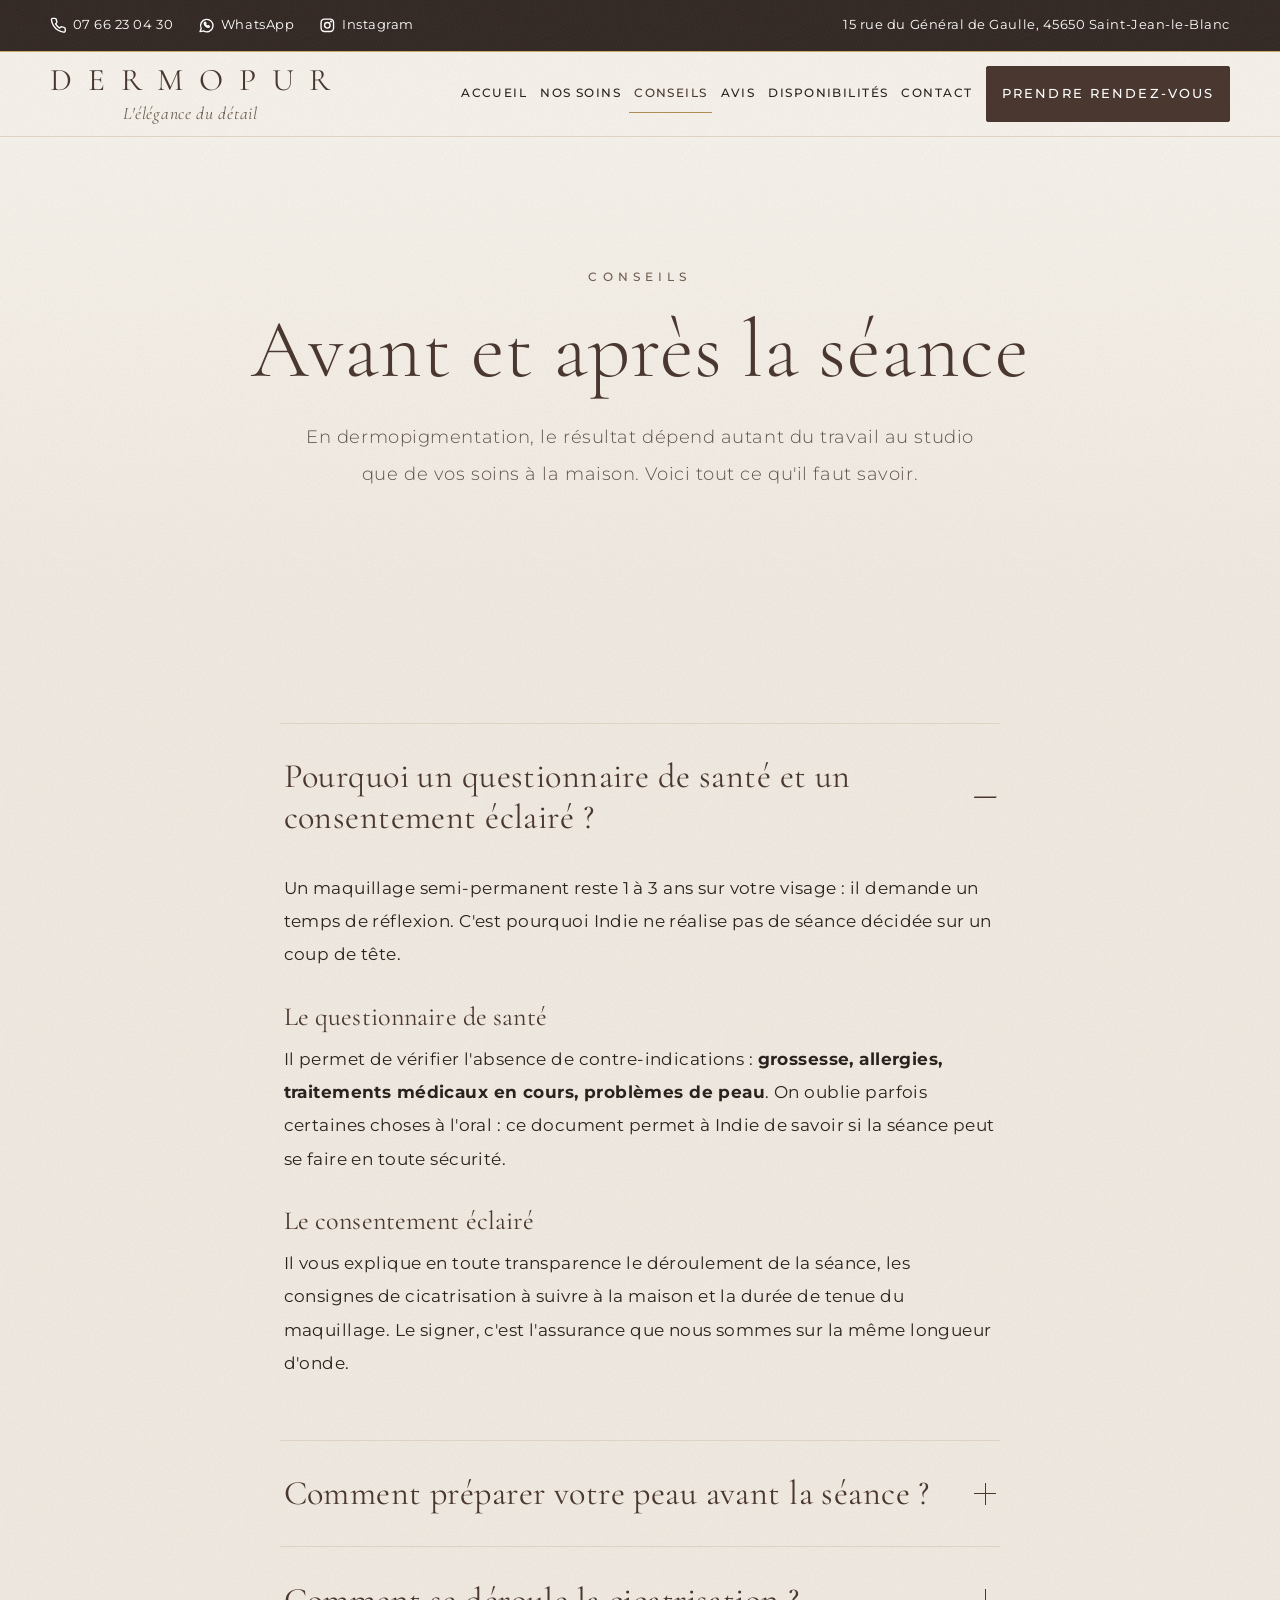
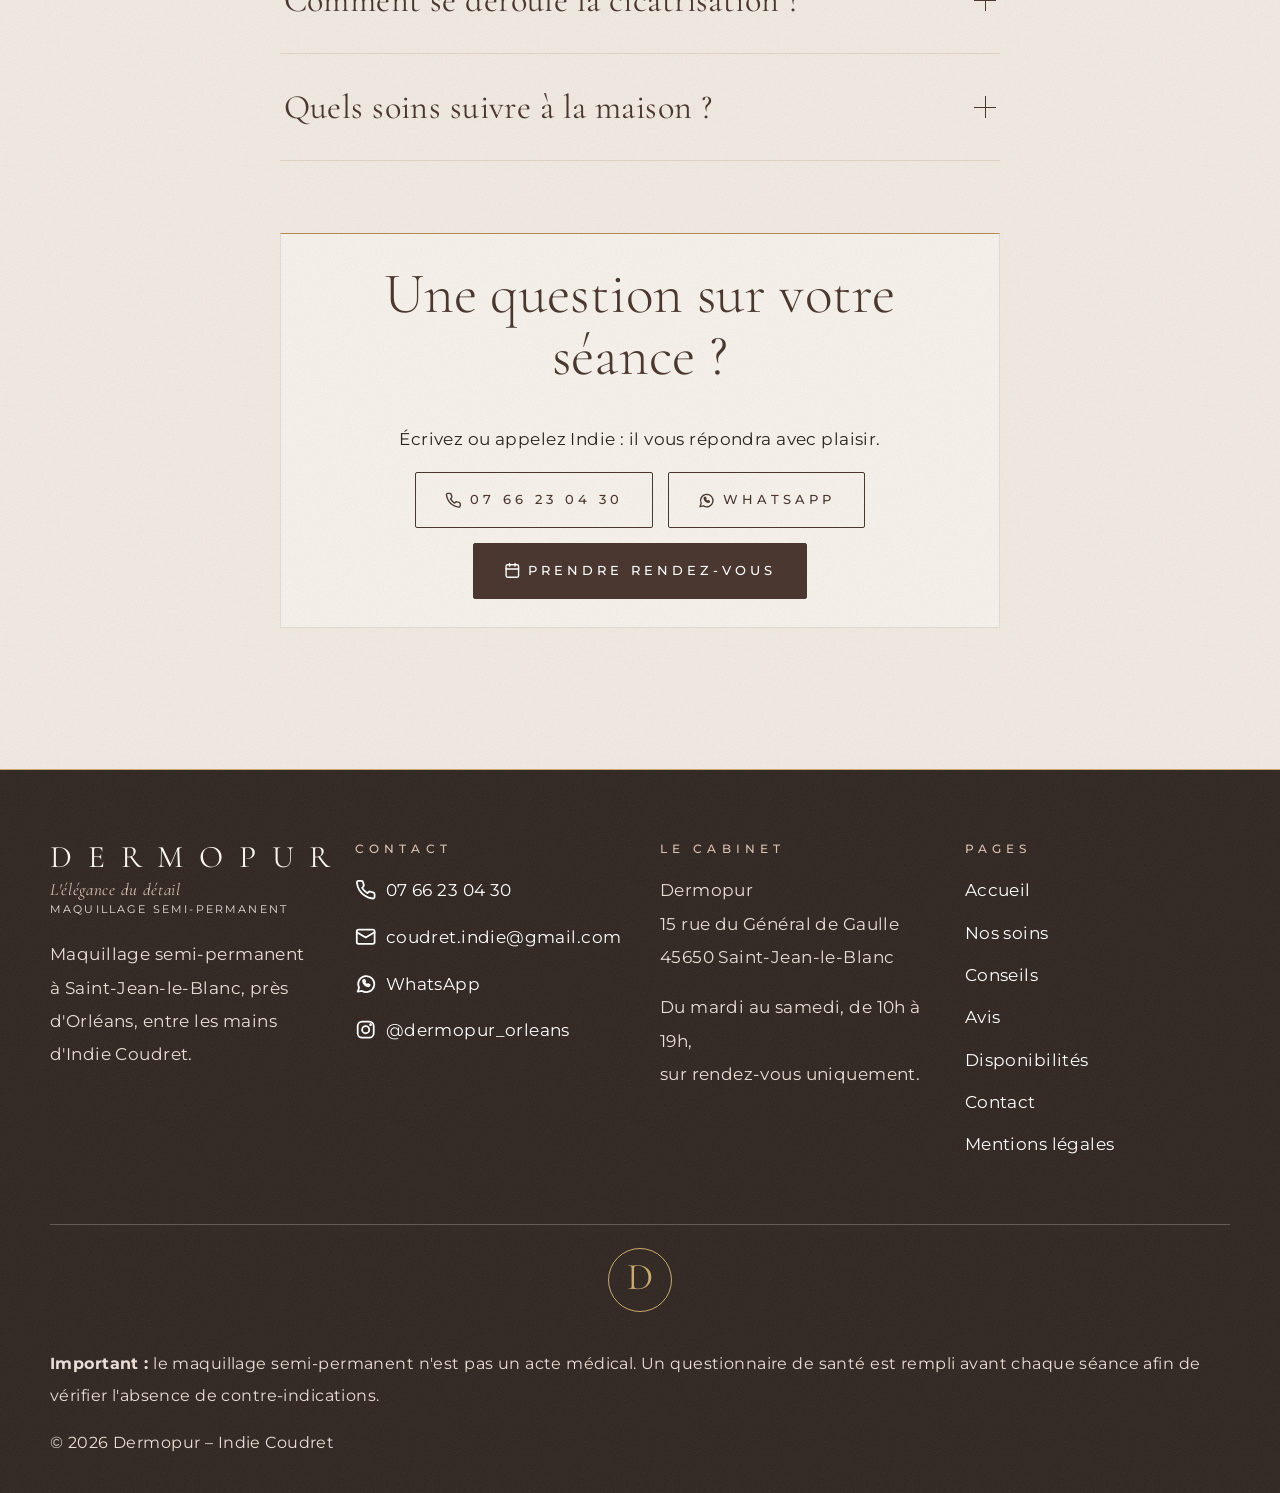
<file: conseils.html>
<!DOCTYPE html>
<html lang="fr">
<head>
  <meta charset="utf-8">
  <meta name="viewport" content="width=device-width, initial-scale=1">
  <title>Avant et après votre maquillage semi-permanent : consignes | Dermopur</title>
  <meta name="description" content="Préparer votre séance de maquillage semi-permanent et réussir la cicatrisation : consignes 48h avant, étapes de J1 à J30, soins à la maison. Dermopur, Saint-Jean-le-Blanc.">
  <link rel="icon" href="images/favicon.png" type="image/png">
  <link rel="apple-touch-icon" href="images/icone.png">
  <link rel="canonical" href="https://dermo-pur.com/conseils.html">
  <meta property="og:type" content="website">
  <meta property="og:locale" content="fr_FR">
  <meta property="og:site_name" content="Dermopur">
  <meta property="og:url" content="https://dermo-pur.com/conseils.html">
  <meta property="og:title" content="Avant et après votre maquillage semi-permanent : consignes | Dermopur">
  <meta property="og:description" content="Préparer votre séance de maquillage semi-permanent et réussir la cicatrisation : consignes 48h avant, étapes de J1 à J30, soins à la maison. Dermopur, Saint-Jean-le-Blanc.">
  <meta property="og:image" content="https://dermo-pur.com/images/partage.jpg">
  <meta name="twitter:card" content="summary_large_image">

  <link rel="preconnect" href="https://fonts.googleapis.com">
  <link rel="preconnect" href="https://fonts.gstatic.com" crossorigin>
  <link href="https://fonts.googleapis.com/css2?family=Cormorant+Garamond:ital,wght@0,300;0,400;0,500;1,300;1,400&family=Montserrat:wght@300;400;500&display=swap" rel="stylesheet">
  <link rel="stylesheet" href="style.css?v=19">
  <script>(function(){var r=document.documentElement;if(window.matchMedia&&matchMedia('(prefers-reduced-motion: reduce)').matches)return;r.classList.add('anim');window.SELECTEURS_REVEAL=".accueil__texte > *, .en-tete-page .conteneur > *, .section .centre > *, .section.appel .conteneur > *, .qui-suis-je > *, .carte, .prestation, .categorie-titre, .engagements li, .avis, .moyen, .accordeon, .tableau-defile, .grille-contact > *, .section .encadre--info:not(.creneau-choisi)";setTimeout(function(){if(!r.getAttribute('data-anim-pret'))r.classList.remove('anim')},3500)})();</script>
  <style>html.anim :is(.accueil__texte > *, .en-tete-page .conteneur > *, .section .centre > *, .section.appel .conteneur > *, .qui-suis-je > *, .carte, .prestation, .categorie-titre, .engagements li, .avis, .moyen, .accordeon, .tableau-defile, .grille-contact > *, .section .encadre--info:not(.creneau-choisi)){transition:opacity 1.1s cubic-bezier(.22,.61,.36,1),transform 1.1s cubic-bezier(.22,.61,.36,1),box-shadow .5s,border-color .5s}html.anim :is(.accueil__texte > *, .en-tete-page .conteneur > *, .section .centre > *, .section.appel .conteneur > *, .qui-suis-je > *, .carte, .prestation, .categorie-titre, .engagements li, .avis, .moyen, .accordeon, .tableau-defile, .grille-contact > *, .section .encadre--info:not(.creneau-choisi)):not(.vu){opacity:0;transform:translateY(18px)}</style>
</head>
<body>
  <a class="lien-evitement" href="#contenu">Aller directement au contenu</a>

  <div class="barre-haut">
    <div class="conteneur barre-haut__inner">
      <div class="barre-haut__contacts">
        <a href="tel:+33766230430"><svg class="ic" aria-hidden="true"><use href="images/icones.svg#tel"/></svg> <span>07 66 23 04 30</span></a>
        <a href="https://wa.me/33766230430?text=Bonjour%2C%20je%20souhaiterais%20prendre%20rendez-vous." target="_blank" rel="noopener" data-whatsapp><svg class="ic" aria-hidden="true"><use href="images/icones.svg#whatsapp"/></svg> <span>WhatsApp</span></a>
        <a href="https://www.instagram.com/dermopur_orleans/" target="_blank" rel="noopener"><svg class="ic" aria-hidden="true"><use href="images/icones.svg#instagram"/></svg> <span>Instagram</span></a>
      </div>
      <span class="barre-haut__adresse">15 rue du Général de Gaulle, 45650 Saint-Jean-le-Blanc</span>
    </div>
  </div>

  <header class="entete">
    <div class="conteneur entete__inner">
      <a href="index.html" class="logo" aria-label="Dermopur, l'élégance du détail – retour à l'accueil"><span class="logo__nom">DERMOPUR</span><span class="logo__slogan">L'élégance du détail</span></a>
      <button type="button" class="menu-bouton" aria-expanded="false" aria-controls="menu"><svg class="ic" aria-hidden="true"><use href="images/icones.svg#menu"/></svg> Menu</button>
      <nav id="menu" class="menu" aria-label="Menu principal">
        <ul>
          <li><a href="index.html">Accueil</a></li>
          <li><a href="prestations.html">Nos soins</a></li>
          <li><a href="conseils.html" aria-current="page">Conseils</a></li>
          <li><a href="avis.html">Avis</a></li>
          <li><a href="disponibilites.html">Disponibilités</a></li>
          <li><a href="contact.html">Contact</a></li>
        </ul>
        <a class="bouton bouton--plein menu__rdv" href="contact.html#rendez-vous">Prendre rendez-vous</a>
      </nav>
    </div>
  </header>

  <main id="contenu">
    <section class="en-tete-page">
      <div class="conteneur">
        <p class="surtitre">Conseils</p>
        <h1>Avant et après la séance</h1>
        <p class="intro">En dermopigmentation, le résultat dépend autant du travail au studio que de vos soins à la maison. Voici tout ce qu'il faut savoir.</p>
      </div>
    </section>

    <section class="section">
      <div class="conteneur etroit">
        <div class="accordeons">
          <details class="accordeon" open><summary><span class="accordeon__titre">Pourquoi un questionnaire de santé et un consentement éclairé ?</span><span class="accordeon__signe" aria-hidden="true"></span></summary><div class="accordeon__contenu"><div class="accordeon__corps"><p>Un maquillage semi-permanent reste 1 à 3 ans sur votre visage : il demande un temps de réflexion. C'est pourquoi Indie ne réalise pas de séance décidée sur un coup de tête.</p>
          <h3>Le questionnaire de santé</h3>
          <p>Il permet de vérifier l'absence de contre-indications : <strong>grossesse, allergies, traitements médicaux en cours, problèmes de peau</strong>. On oublie parfois certaines choses à l'oral : ce document permet à Indie de savoir si la séance peut se faire en toute sécurité.</p>
          <h3>Le consentement éclairé</h3>
          <p>Il vous explique en toute transparence le déroulement de la séance, les consignes de cicatrisation à suivre à la maison et la durée de tenue du maquillage. Le signer, c'est l'assurance que nous sommes sur la même longueur d'onde.</p></div></div></details>
          <details class="accordeon"><summary><span class="accordeon__titre">Comment préparer votre peau avant la séance ?</span><span class="accordeon__signe" aria-hidden="true"></span></summary><div class="accordeon__contenu"><div class="accordeon__corps"><p>Dans les 48 heures qui précèdent le rendez-vous :</p>
          <ul class="liste-soin">
            <li><strong>Soleil et UV :</strong> évitez l'exposition directe au soleil et les séances d'UV. Votre peau doit être bien reposée, pas échauffée.</li>
            <li><strong>Crèmes et soins :</strong> pas de crème solaire, d'autobronzant, ni de soins forts (comme le rétinol ou les acides de fruits) sur la zone à maquiller.</li>
            <li><strong>Épilation :</strong> pas d'épilation (pince, cire ou fil) juste avant, pour ne pas sensibiliser votre peau.</li>
            <li><strong>Café et alcool :</strong> évitez l'alcool et les boissons très caféinées (café, thé, boissons énergisantes) 24 à 48h avant. Cela fluidifie le sang et peut altérer la prise du pigment.</li>
            <li><strong>Médicaments :</strong> sauf obligation médicale, évitez de prendre de l'aspirine ou de l'ibuprofène.</li>
            <li><strong>Le jour J :</strong> venez idéalement sans maquillage sur la zone concernée.</li>
          </ul></div></div></details>
          <details class="accordeon"><summary><span class="accordeon__titre">Comment se déroule la cicatrisation ?</span><span class="accordeon__signe" aria-hidden="true"></span></summary><div class="accordeon__contenu"><div class="accordeon__corps"><ol class="chrono">
            <li><strong>Jour 1 à jour 3 · Intensité et rougeurs</strong><p>La couleur paraît très foncée, presque trop saturée, et de légères rougeurs ou suintements peuvent apparaître.</p></li>
            <li><strong>Jour 4 à jour 7 · Desquamation et croûtes</strong><p>Une fine pellicule ou de petites squames et croûtes se forment. Ne grattez jamais ces peaux, pour ne pas arracher le pigment.</p></li>
            <li><strong>Jour 8 à jour 14 · Effet « trop clair »</strong><p>Les croûtes tombent et la couleur peut sembler trop claire ou effacée : c'est une phase normale de régénération.</p></li>
            <li><strong>Jour 15 à jour 30 · Stabilisation</strong><p>Le pigment remonte doucement sous l'épiderme pour révéler la couleur définitive et naturelle. Au total, la couleur s'adoucit d'environ 30 à 40 % par rapport au jour de la séance.</p></li>
          </ol></div></div></details>
          <details class="accordeon"><summary><span class="accordeon__titre">Quels soins suivre à la maison ?</span><span class="accordeon__signe" aria-hidden="true"></span></summary><div class="accordeon__contenu"><div class="accordeon__corps"><h3>Garder au sec</h3>
          <p>Évitez de mouiller directement la zone pigmentée sous la douche pendant 48h. Pas de piscine, de sauna ni de hammam pendant les 4 premières semaines.</p>
          <h3>Nettoyer en douceur</h3>
          <p>Nettoyez la zone avec un savon très doux ou de l'eau tiède (du sérum physiologique pour le ras de cils), puis tamponnez délicatement avec un mouchoir propre, sans jamais frotter.</p>
          <h3>Hydrater</h3>
          <p>Appliquez une infime quantité de crème cicatrisante sur la peau, matin et soir. Les crèmes conseillées par Indie : La Roche-Posay Cicaplast B5, Bioderma Cicabio ou Bepanthen.</p>
          <h3>Protéger</h3>
          <p>Évitez l'exposition au soleil sans crème solaire indice 50. Pas de maquillage sur la zone pendant les 4 premières semaines. Évitez le sport intensif pendant les 2 premières semaines, pour éviter la transpiration excessive et les infections.</p></div></div></details>
        </div>
        <div class="encadre encadre--info centre" style="margin-top:4rem">
          <h2>Une question sur votre séance ?</h2>
          <p>Écrivez ou appelez Indie : il vous répondra avec plaisir.</p>
          <div class="boutons boutons--centre">
            <a class="bouton" href="tel:+33766230430"><svg class="ic" aria-hidden="true"><use href="images/icones.svg#tel"/></svg> 07 66 23 04 30</a>
            <a class="bouton" href="https://wa.me/33766230430?text=Bonjour%2C%20je%20souhaiterais%20prendre%20rendez-vous." target="_blank" rel="noopener" data-whatsapp><svg class="ic" aria-hidden="true"><use href="images/icones.svg#whatsapp"/></svg> WhatsApp</a>
            <a class="bouton bouton--plein" href="contact.html#rendez-vous"><svg class="ic" aria-hidden="true"><use href="images/icones.svg#calendrier"/></svg> Prendre rendez-vous</a>
          </div>
        </div>
      </div>
    </section>
  </main>

  <footer class="pied">
    <div class="conteneur pied__grille">
      <div>
        <a href="index.html" class="logo"><span class="logo__nom">DERMOPUR</span><span class="logo__slogan">L'élégance du détail</span><span class="logo__sous">Maquillage semi-permanent</span></a>
        <p>Maquillage semi-permanent à Saint-Jean-le-Blanc, près d'Orléans, entre les mains d'Indie Coudret.</p>
      </div>
      <div>
        <h2>Contact</h2>
        <ul>
          <li><a href="tel:+33766230430"><svg class="ic" aria-hidden="true"><use href="images/icones.svg#tel"/></svg> 07 66 23 04 30</a></li>
          <li><a href="mailto:coudret.indie@gmail.com"><svg class="ic" aria-hidden="true"><use href="images/icones.svg#mail"/></svg> coudret.indie@gmail.com</a></li>
          <li><a href="https://wa.me/33766230430?text=Bonjour%2C%20je%20souhaiterais%20prendre%20rendez-vous." target="_blank" rel="noopener" data-whatsapp><svg class="ic" aria-hidden="true"><use href="images/icones.svg#whatsapp"/></svg> WhatsApp</a></li>
          <li><a href="https://www.instagram.com/dermopur_orleans/" target="_blank" rel="noopener"><svg class="ic" aria-hidden="true"><use href="images/icones.svg#instagram"/></svg> @dermopur_orleans</a></li>
        </ul>
      </div>
      <div>
        <h2>Le cabinet</h2>
        <p>Dermopur<br>15 rue du Général de Gaulle<br>45650 Saint-Jean-le-Blanc</p>
        <p>Du mardi au samedi, de 10h à 19h,<br>sur rendez-vous uniquement.</p>
      </div>
      <div>
        <h2>Pages</h2>
        <ul>
          <li><a href="index.html">Accueil</a></li>
          <li><a href="prestations.html">Nos soins</a></li>
          <li><a href="conseils.html">Conseils</a></li>
          <li><a href="avis.html">Avis</a></li>
          <li><a href="disponibilites.html">Disponibilités</a></li>
          <li><a href="contact.html">Contact</a></li>
          <li><a href="mentions-legales.html">Mentions légales</a></li>
        </ul>
      </div>
    </div>
    <div class="conteneur pied__mention">
      <p class="monogramme-ligne"><span class="monogramme" aria-hidden="true">D</span></p>
      <p><strong>Important :</strong> le maquillage semi-permanent n'est pas un acte médical. Un questionnaire de santé est rempli avant chaque séance afin de vérifier l'absence de contre-indications.</p>
      <p>© <span data-annee>2026</span> Dermopur – Indie Coudret</p>
    </div>
  </footer>

  <nav class="actions-mobiles" aria-label="Contact rapide">
    <a class="appeler" href="tel:+33766230430"><svg class="ic" aria-hidden="true"><use href="images/icones.svg#tel"/></svg>Appeler</a>
    <a href="https://wa.me/33766230430?text=Bonjour%2C%20je%20souhaiterais%20prendre%20rendez-vous." target="_blank" rel="noopener" data-whatsapp><svg class="ic" aria-hidden="true"><use href="images/icones.svg#whatsapp"/></svg>WhatsApp</a>
    <a href="https://www.instagram.com/dermopur_orleans/" target="_blank" rel="noopener"><svg class="ic" aria-hidden="true"><use href="images/icones.svg#instagram"/></svg>Instagram</a>
    <a class="rdv" href="contact.html#rendez-vous"><svg class="ic" aria-hidden="true"><use href="images/icones.svg#calendrier"/></svg>Réserver</a>
  </nav>

  <script src="site.js?v=19"></script>
</body>
</html>
</file>
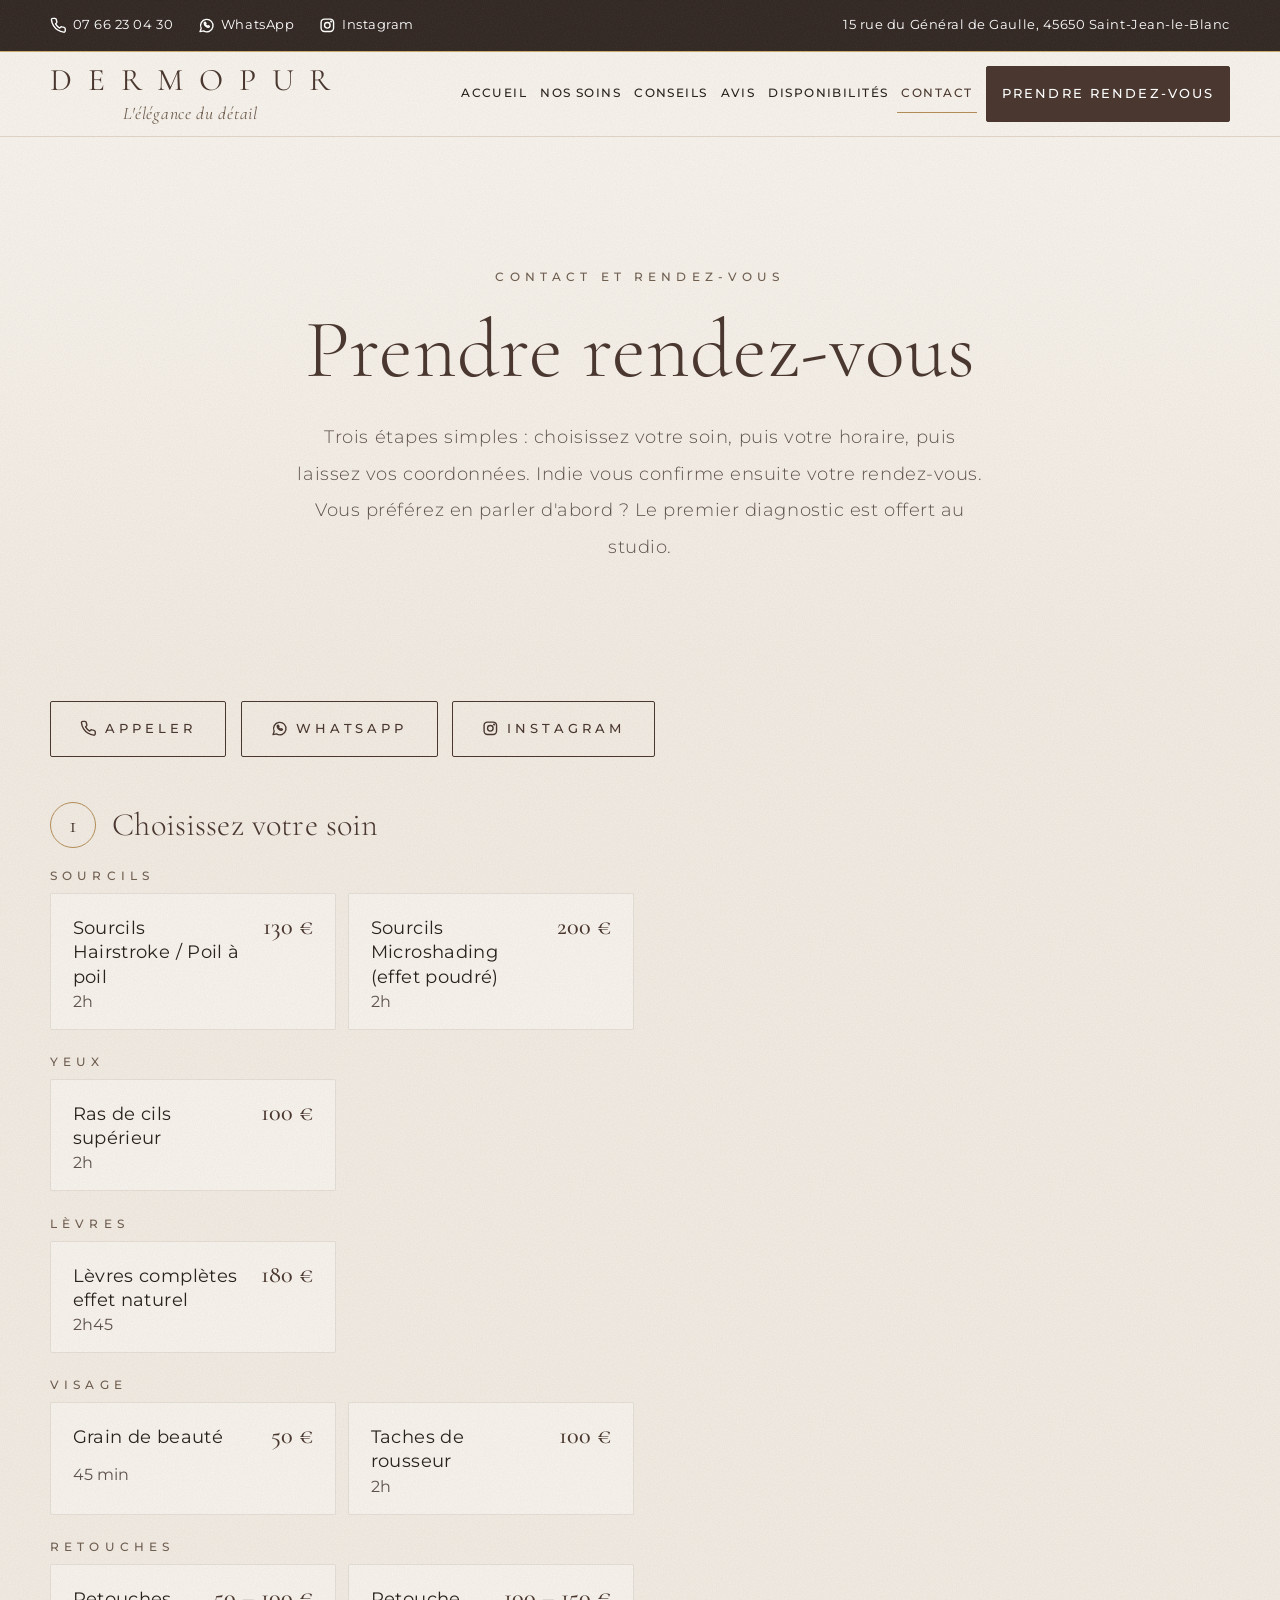
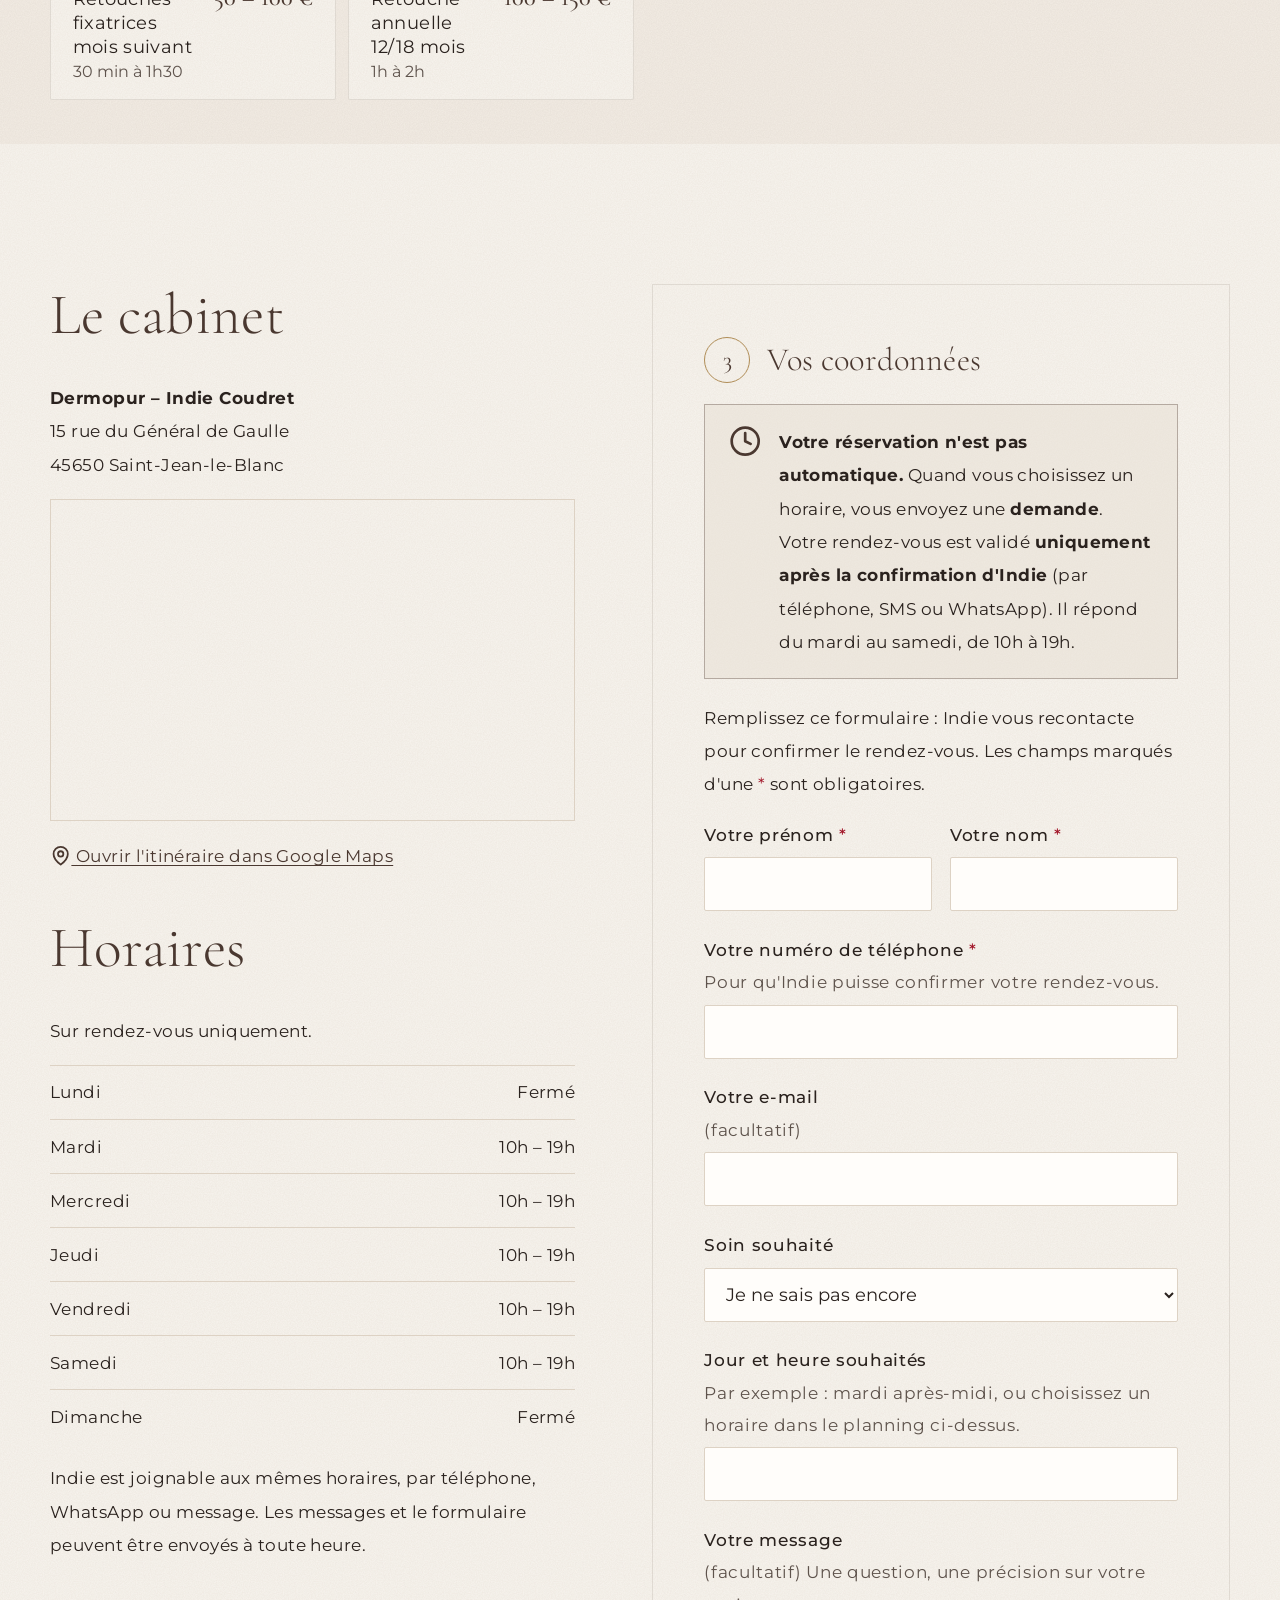
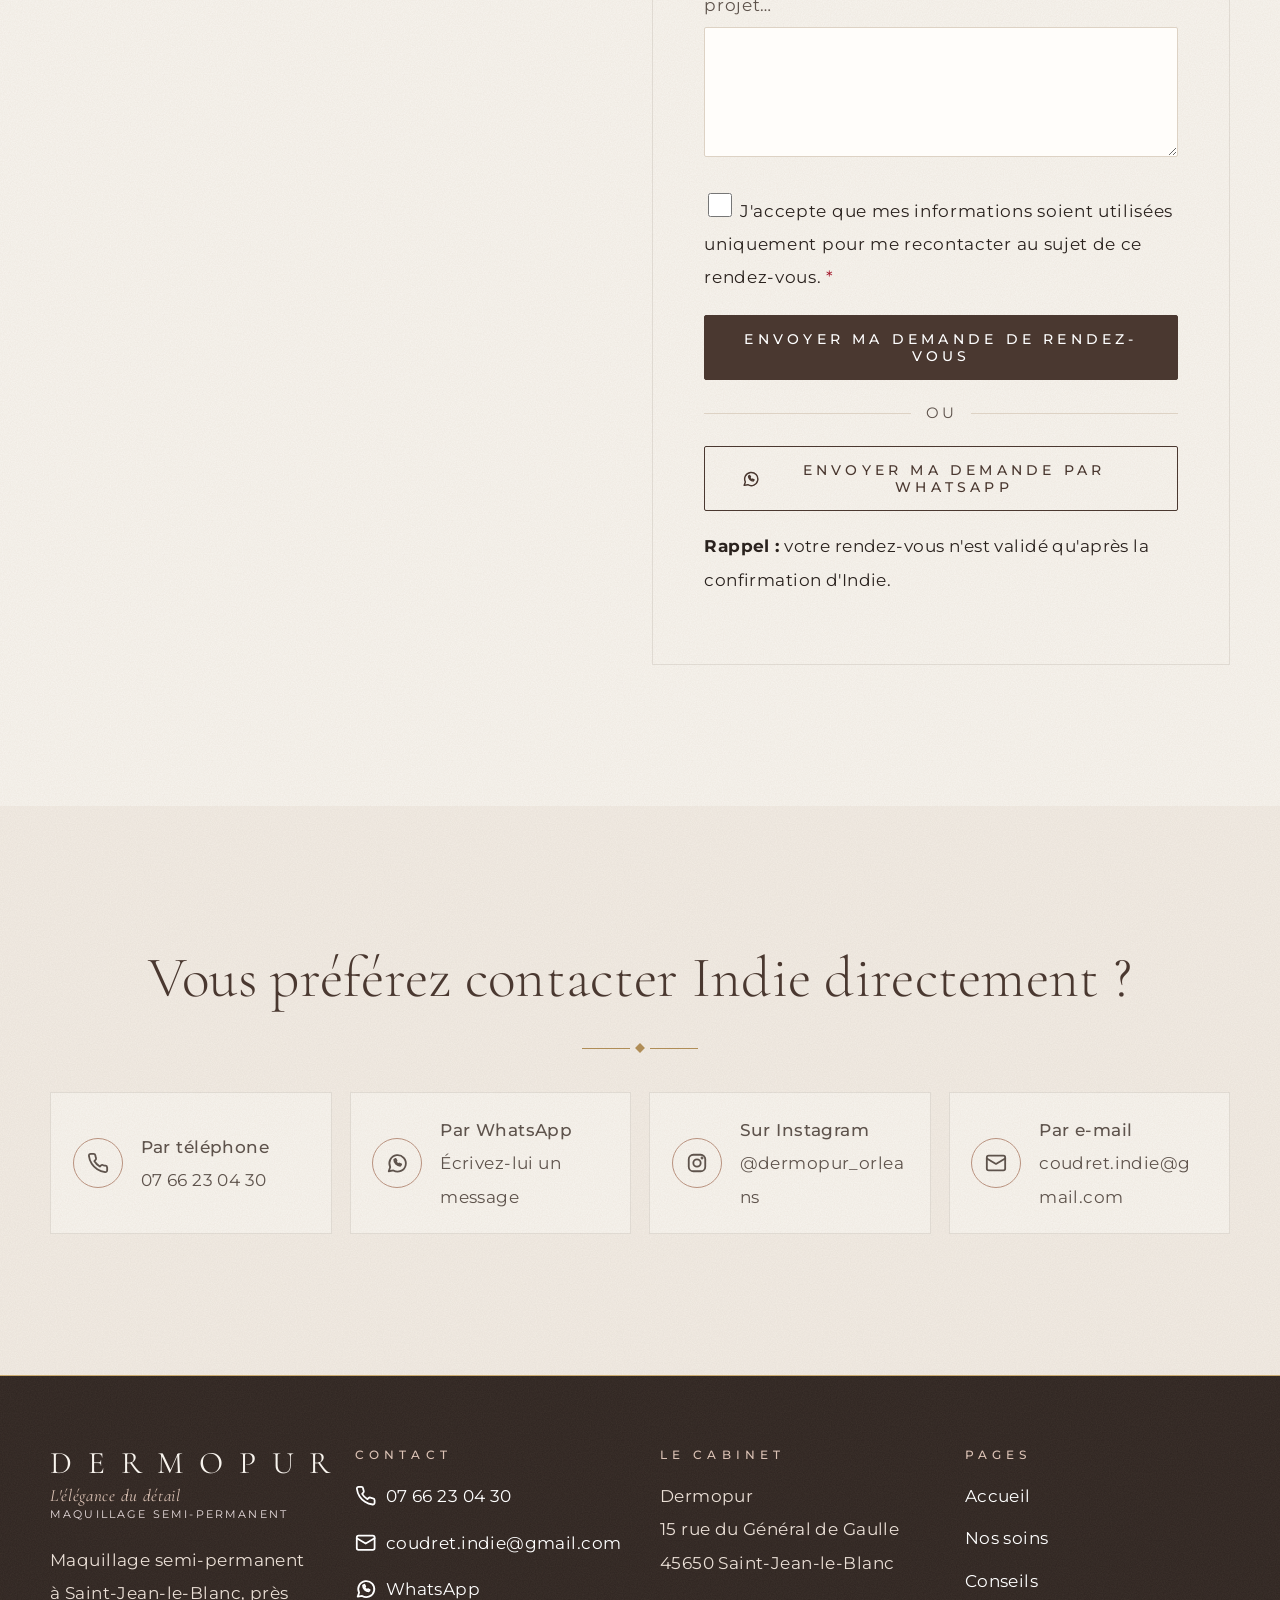
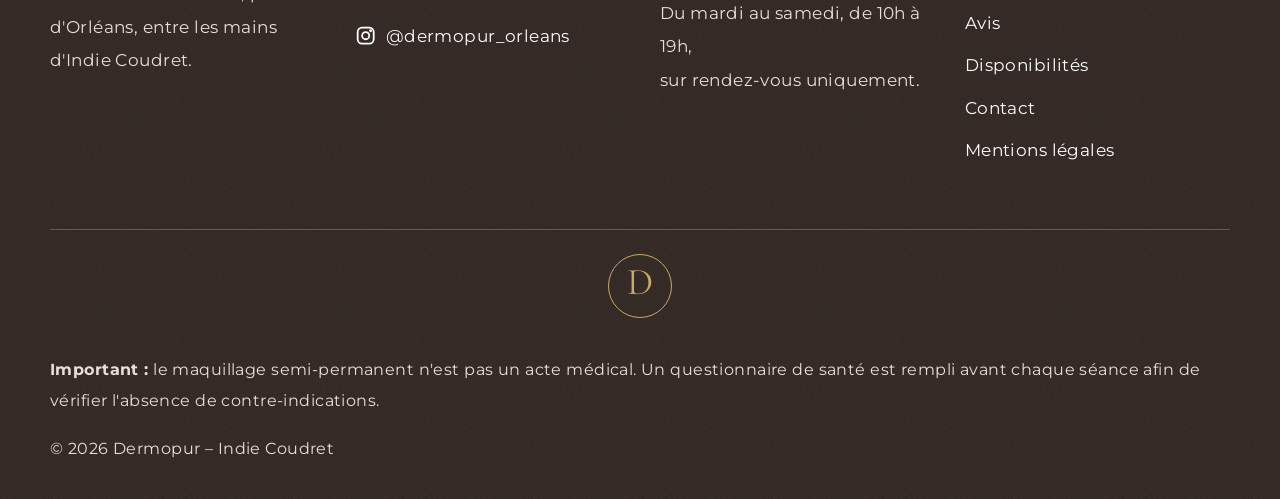
<file: contact.html>
<!DOCTYPE html>
<html lang="fr">
<head>
  <meta charset="utf-8">
  <meta name="viewport" content="width=device-width, initial-scale=1">
  <title>Rendez-vous maquillage semi-permanent | Dermopur, Saint-Jean-le-Blanc</title>
  <meta name="description" content="Prenez rendez-vous chez Dermopur : téléphone 07 66 23 04 30, WhatsApp, Instagram, e-mail ou formulaire. 15 rue du Général de Gaulle, 45650 Saint-Jean-le-Blanc. Diagnostic offert.">
  <link rel="icon" href="images/favicon.png" type="image/png">
  <link rel="apple-touch-icon" href="images/icone.png">
  <link rel="canonical" href="https://dermo-pur.com/contact.html">
  <meta property="og:type" content="website">
  <meta property="og:locale" content="fr_FR">
  <meta property="og:site_name" content="Dermopur">
  <meta property="og:url" content="https://dermo-pur.com/contact.html">
  <meta property="og:title" content="Rendez-vous maquillage semi-permanent | Dermopur, Saint-Jean-le-Blanc">
  <meta property="og:description" content="Prenez rendez-vous chez Dermopur : téléphone 07 66 23 04 30, WhatsApp, Instagram, e-mail ou formulaire. 15 rue du Général de Gaulle, 45650 Saint-Jean-le-Blanc. Diagnostic offert.">
  <meta property="og:image" content="https://dermo-pur.com/images/partage.jpg">
  <meta name="twitter:card" content="summary_large_image">

  <link rel="preconnect" href="https://fonts.googleapis.com">
  <link rel="preconnect" href="https://fonts.gstatic.com" crossorigin>
  <link href="https://fonts.googleapis.com/css2?family=Cormorant+Garamond:ital,wght@0,300;0,400;0,500;1,300;1,400&family=Montserrat:wght@300;400;500&display=swap" rel="stylesheet">
  <link rel="stylesheet" href="style.css?v=19">
  <script>(function(){var r=document.documentElement;if(window.matchMedia&&matchMedia('(prefers-reduced-motion: reduce)').matches)return;r.classList.add('anim');window.SELECTEURS_REVEAL=".accueil__texte > *, .en-tete-page .conteneur > *, .section .centre > *, .section.appel .conteneur > *, .qui-suis-je > *, .carte, .prestation, .categorie-titre, .engagements li, .avis, .moyen, .accordeon, .tableau-defile, .grille-contact > *, .section .encadre--info:not(.creneau-choisi)";setTimeout(function(){if(!r.getAttribute('data-anim-pret'))r.classList.remove('anim')},3500)})();</script>
  <style>html.anim :is(.accueil__texte > *, .en-tete-page .conteneur > *, .section .centre > *, .section.appel .conteneur > *, .qui-suis-je > *, .carte, .prestation, .categorie-titre, .engagements li, .avis, .moyen, .accordeon, .tableau-defile, .grille-contact > *, .section .encadre--info:not(.creneau-choisi)){transition:opacity 1.1s cubic-bezier(.22,.61,.36,1),transform 1.1s cubic-bezier(.22,.61,.36,1),box-shadow .5s,border-color .5s}html.anim :is(.accueil__texte > *, .en-tete-page .conteneur > *, .section .centre > *, .section.appel .conteneur > *, .qui-suis-je > *, .carte, .prestation, .categorie-titre, .engagements li, .avis, .moyen, .accordeon, .tableau-defile, .grille-contact > *, .section .encadre--info:not(.creneau-choisi)):not(.vu){opacity:0;transform:translateY(18px)}</style>
</head>
<body>
  <a class="lien-evitement" href="#contenu">Aller directement au contenu</a>

  <div class="barre-haut">
    <div class="conteneur barre-haut__inner">
      <div class="barre-haut__contacts">
        <a href="tel:+33766230430"><svg class="ic" aria-hidden="true"><use href="images/icones.svg#tel"/></svg> <span>07 66 23 04 30</span></a>
        <a href="https://wa.me/33766230430?text=Bonjour%2C%20je%20souhaiterais%20prendre%20rendez-vous." target="_blank" rel="noopener" data-whatsapp><svg class="ic" aria-hidden="true"><use href="images/icones.svg#whatsapp"/></svg> <span>WhatsApp</span></a>
        <a href="https://www.instagram.com/dermopur_orleans/" target="_blank" rel="noopener"><svg class="ic" aria-hidden="true"><use href="images/icones.svg#instagram"/></svg> <span>Instagram</span></a>
      </div>
      <span class="barre-haut__adresse">15 rue du Général de Gaulle, 45650 Saint-Jean-le-Blanc</span>
    </div>
  </div>

  <header class="entete">
    <div class="conteneur entete__inner">
      <a href="index.html" class="logo" aria-label="Dermopur, l'élégance du détail – retour à l'accueil"><span class="logo__nom">DERMOPUR</span><span class="logo__slogan">L'élégance du détail</span></a>
      <button type="button" class="menu-bouton" aria-expanded="false" aria-controls="menu"><svg class="ic" aria-hidden="true"><use href="images/icones.svg#menu"/></svg> Menu</button>
      <nav id="menu" class="menu" aria-label="Menu principal">
        <ul>
          <li><a href="index.html">Accueil</a></li>
          <li><a href="prestations.html">Nos soins</a></li>
          <li><a href="conseils.html">Conseils</a></li>
          <li><a href="avis.html">Avis</a></li>
          <li><a href="disponibilites.html">Disponibilités</a></li>
          <li><a href="contact.html" aria-current="page">Contact</a></li>
        </ul>
        <a class="bouton bouton--plein menu__rdv" href="contact.html#rendez-vous">Prendre rendez-vous</a>
      </nav>
    </div>
  </header>

  <main id="contenu">
    <section class="en-tete-page">
      <div class="conteneur">
        <p class="surtitre">Contact et rendez-vous</p>
        <h1>Prendre rendez-vous</h1>
        <p class="intro">Trois étapes simples : choisissez votre soin, puis votre horaire, puis laissez vos coordonnées. Indie vous confirme ensuite votre rendez-vous. Vous préférez en parler d'abord ? Le premier diagnostic est offert au studio.</p>
      </div>
    </section>
    <section class="section" id="rendez-vous" style="padding-top:2.5rem;padding-bottom:1rem">
      <div class="conteneur">
        <div class="boutons" style="margin:0 0 2.5rem">
          <a class="bouton" href="tel:+33766230430"><svg class="ic" aria-hidden="true"><use href="images/icones.svg#tel"/></svg> Appeler</a>
          <a class="bouton" href="https://wa.me/33766230430?text=Bonjour%2C%20je%20souhaiterais%20prendre%20rendez-vous." target="_blank" rel="noopener" data-whatsapp><svg class="ic" aria-hidden="true"><use href="images/icones.svg#whatsapp"/></svg> WhatsApp</a>
          <a class="bouton" href="https://www.instagram.com/dermopur_orleans/" target="_blank" rel="noopener"><svg class="ic" aria-hidden="true"><use href="images/icones.svg#instagram"/></svg> Instagram</a>
        </div>
        <h2 class="etape-titre"><span class="etape-numero">1</span> Choisissez votre soin</h2>
        <div id="choix-prestation" role="group" aria-label="Soin souhaité"></div>
        <noscript><p>Pour voir le planning, merci d'activer JavaScript ou d'appeler Indie au 07 66 23 04 30.</p></noscript>

        <div id="etape-creneau" class="etape-creneau" hidden>
          <h2 class="etape-titre"><span class="etape-numero">2</span> Choisissez votre heure de début</h2>
          <p class="etape-aide">Soin choisi : <strong id="prestation-rappel"></strong>. Les heures affichées sont les heures de <strong>début</strong> encore possibles. Touchez celle qui vous convient.</p>
          <p class="etape-aide" id="note-duree" hidden>La durée d'une retouche dépend de la zone : le planning prévoit la durée la plus longue, et Indie l'ajuste avec vous.</p>
          <p class="etape-aide"><strong>Pour un rendez-vous dans moins de 24h</strong>, appelez Indie ou écrivez-lui sur WhatsApp : c'est le plus rapide.</p>
          <div id="planning" aria-live="polite"></div>
        </div>
      </div>
    </section>

    <section class="section section--ivoire">
      <div class="conteneur grille-contact">
        <div>
          <h2>Le cabinet</h2>
          <p><strong>Dermopur – Indie Coudret</strong><br>15 rue du Général de Gaulle<br>45650 Saint-Jean-le-Blanc</p>
          <div class="carte-plan">
            <iframe title="Plan d'accès : 15 rue du Général de Gaulle, 45650 Saint-Jean-le-Blanc" src="https://maps.google.com/maps?q=15%20rue%20du%20G%C3%A9n%C3%A9ral%20de%20Gaulle%2C%2045650%20Saint-Jean-le-Blanc&amp;z=16&amp;output=embed" loading="lazy" referrerpolicy="no-referrer-when-downgrade"></iframe>
          </div>
          <p style="margin-top:1rem"><a href="https://www.google.com/maps/search/?api=1&amp;query=15%20rue%20du%20G%C3%A9n%C3%A9ral%20de%20Gaulle%2045650%20Saint-Jean-le-Blanc" target="_blank" rel="noopener"><svg class="ic" aria-hidden="true"><use href="images/icones.svg#lieu"/></svg> Ouvrir l'itinéraire dans Google Maps</a></p>

          <h2 style="margin-top:2.5rem">Horaires</h2>
          <p>Sur rendez-vous uniquement.</p>
          <table class="horaires">
            <caption class="cache">Horaires des rendez-vous</caption>
            <tbody>
              <tr><th scope="row">Lundi</th><td>Fermé</td></tr>
              <tr><th scope="row">Mardi</th><td>10h – 19h</td></tr>
              <tr><th scope="row">Mercredi</th><td>10h – 19h</td></tr>
              <tr><th scope="row">Jeudi</th><td>10h – 19h</td></tr>
              <tr><th scope="row">Vendredi</th><td>10h – 19h</td></tr>
              <tr><th scope="row">Samedi</th><td>10h – 19h</td></tr>
              <tr><th scope="row">Dimanche</th><td>Fermé</td></tr>
            </tbody>
          </table>
          <p style="margin-top:1rem">Indie est joignable aux mêmes horaires, par téléphone, WhatsApp ou message. Les messages et le formulaire peuvent être envoyés à toute heure.</p>
        </div>

        <div class="formulaire" id="formulaire">
          <h2 class="etape-titre"><span class="etape-numero">3</span> Vos coordonnées</h2>

          <div class="encadre encadre--info creneau-choisi" id="creneau-choisi" role="status">
            <p style="margin:0 0 .6rem"><strong>Vous avez choisi le créneau :</strong><br><span data-creneau-texte></span></p>
            <p style="margin:0 0 .8rem">Complétez vos coordonnées ci-dessous, ou envoyez votre demande directement. <a href="#rendez-vous">Changer de créneau</a></p>
            <div class="boutons">
              <a class="bouton" href="https://wa.me/33766230430?text=Bonjour%2C%20je%20souhaiterais%20prendre%20rendez-vous." data-creneau-whatsapp data-whatsapp target="_blank" rel="noopener"><svg class="ic" aria-hidden="true"><use href="images/icones.svg#whatsapp"/></svg> Par WhatsApp</a>
              <a class="bouton" href="tel:+33766230430"><svg class="ic" aria-hidden="true"><use href="images/icones.svg#tel"/></svg> Par téléphone</a>
            </div>
          </div>

          <div class="encadre encadre--attention avertissement" role="note">
            <svg class="ic" aria-hidden="true"><use href="images/icones.svg#horloge"/></svg>
            <p style="margin:0"><strong>Votre réservation n'est pas automatique.</strong> Quand vous choisissez un horaire, vous envoyez une <strong>demande</strong>. Votre rendez-vous est validé <strong>uniquement après la confirmation d'Indie</strong> (par téléphone, SMS ou WhatsApp). Il répond du mardi au samedi, de 10h à 19h.</p>
          </div>
          <p style="margin-top:1.2rem">Remplissez ce formulaire : Indie vous recontacte pour confirmer le rendez-vous. Les champs marqués d'une <span class="obligatoire">*</span> sont obligatoires.</p>

          <form id="formulaire-rdv" action="https://formsubmit.co/coudret.indie@gmail.com" method="POST" novalidate>
            <input type="hidden" name="_subject" value="Nouvelle demande de rendez-vous – site Dermopur">
            <input type="hidden" name="_template" value="table">
            <input type="hidden" name="_captcha" value="false">
            <input type="hidden" name="_next" value="">
            <input type="text" name="_honey" class="cache" tabindex="-1" autocomplete="off" aria-hidden="true">

            <div class="champs-duo">
              <div class="champ">
                <label for="prenom">Votre prénom <span class="obligatoire">*</span></label>
                <input id="prenom" name="Prénom" type="text" autocomplete="given-name" required>
              </div>
              <div class="champ">
                <label for="nom">Votre nom <span class="obligatoire">*</span></label>
                <input id="nom" name="Nom" type="text" autocomplete="family-name" required>
              </div>
            </div>
            <div class="champ">
              <label for="telephone">Votre numéro de téléphone <span class="obligatoire">*</span> <span class="aide">Pour qu'Indie puisse confirmer votre rendez-vous.</span></label>
              <input id="telephone" name="Téléphone" type="tel" autocomplete="tel" inputmode="tel" required>
            </div>
            <div class="champ">
              <label for="email">Votre e-mail <span class="aide">(facultatif)</span></label>
              <input id="email" name="email" type="email" autocomplete="email">
            </div>
            <div class="champ">
              <label for="prestation">Soin souhaité</label>
              <select id="prestation" name="Prestation">
                <option value="Je ne sais pas encore">Je ne sais pas encore</option>
                <option value="Premier diagnostic offert">Premier diagnostic offert</option>
              </select>
            </div>
            <div class="champ">
              <label for="creneau">Jour et heure souhaités <span class="aide">Par exemple : mardi après-midi, ou choisissez un horaire dans le planning ci-dessus.</span></label>
              <input id="creneau" name="Créneau souhaité" type="text">
            </div>
            <div class="champ">
              <label for="message">Votre message <span class="aide">(facultatif) Une question, une précision sur votre projet…</span></label>
              <textarea id="message" name="Message"></textarea>
            </div>
            <div class="champ">
              <label class="case"><input type="checkbox" name="Accord" value="Oui" required> <span>J'accepte que mes informations soient utilisées uniquement pour me recontacter au sujet de ce rendez-vous. <span class="obligatoire">*</span></span></label>
            </div>
            <p class="form-erreur" id="form-erreur" role="alert" hidden></p>
            <button class="bouton bouton--plein bouton--grand" type="submit" style="width:100%">Envoyer ma demande de rendez-vous</button>
            <p class="ou-separateur" data-whatsapp><span>ou</span></p>
            <button class="bouton bouton--grand" type="button" id="envoi-whatsapp" data-whatsapp style="width:100%"><svg class="ic" aria-hidden="true"><use href="images/icones.svg#whatsapp"/></svg> Envoyer ma demande par WhatsApp</button>
            <p class="aide" style="margin-top:1rem;font-size:.95rem"><strong>Rappel :</strong> votre rendez-vous n'est validé qu'après la confirmation d'Indie.</p>
          </form>
        </div>
      </div>
    </section>

    <section class="section">
      <div class="conteneur">
        <h2 class="centre">Vous préférez contacter Indie directement ?</h2>
        <span class="filet" style="margin-inline:auto"></span>
        <div class="moyens">
          <a class="moyen" href="tel:+33766230430"><span class="moyen__icone"><svg class="ic" aria-hidden="true"><use href="images/icones.svg#tel"/></svg></span><span><strong>Par téléphone</strong><span>07 66 23 04 30</span></span></a>
          <a class="moyen" href="https://wa.me/33766230430?text=Bonjour%2C%20je%20souhaiterais%20prendre%20rendez-vous." target="_blank" rel="noopener" data-whatsapp><span class="moyen__icone"><svg class="ic" aria-hidden="true"><use href="images/icones.svg#whatsapp"/></svg></span><span><strong>Par WhatsApp</strong><span>Écrivez-lui un message</span></span></a>
          <a class="moyen" href="https://www.instagram.com/dermopur_orleans/" target="_blank" rel="noopener"><span class="moyen__icone"><svg class="ic" aria-hidden="true"><use href="images/icones.svg#instagram"/></svg></span><span><strong>Sur Instagram</strong><span>@dermopur_orleans</span></span></a>
          <a class="moyen" href="mailto:coudret.indie@gmail.com"><span class="moyen__icone"><svg class="ic" aria-hidden="true"><use href="images/icones.svg#mail"/></svg></span><span><strong>Par e-mail</strong><span>coudret.indie@gmail.com</span></span></a>
        </div>
      </div>
    </section>
  </main>

  <footer class="pied">
    <div class="conteneur pied__grille">
      <div>
        <a href="index.html" class="logo"><span class="logo__nom">DERMOPUR</span><span class="logo__slogan">L'élégance du détail</span><span class="logo__sous">Maquillage semi-permanent</span></a>
        <p>Maquillage semi-permanent à Saint-Jean-le-Blanc, près d'Orléans, entre les mains d'Indie Coudret.</p>
      </div>
      <div>
        <h2>Contact</h2>
        <ul>
          <li><a href="tel:+33766230430"><svg class="ic" aria-hidden="true"><use href="images/icones.svg#tel"/></svg> 07 66 23 04 30</a></li>
          <li><a href="mailto:coudret.indie@gmail.com"><svg class="ic" aria-hidden="true"><use href="images/icones.svg#mail"/></svg> coudret.indie@gmail.com</a></li>
          <li><a href="https://wa.me/33766230430?text=Bonjour%2C%20je%20souhaiterais%20prendre%20rendez-vous." target="_blank" rel="noopener" data-whatsapp><svg class="ic" aria-hidden="true"><use href="images/icones.svg#whatsapp"/></svg> WhatsApp</a></li>
          <li><a href="https://www.instagram.com/dermopur_orleans/" target="_blank" rel="noopener"><svg class="ic" aria-hidden="true"><use href="images/icones.svg#instagram"/></svg> @dermopur_orleans</a></li>
        </ul>
      </div>
      <div>
        <h2>Le cabinet</h2>
        <p>Dermopur<br>15 rue du Général de Gaulle<br>45650 Saint-Jean-le-Blanc</p>
        <p>Du mardi au samedi, de 10h à 19h,<br>sur rendez-vous uniquement.</p>
      </div>
      <div>
        <h2>Pages</h2>
        <ul>
          <li><a href="index.html">Accueil</a></li>
          <li><a href="prestations.html">Nos soins</a></li>
          <li><a href="conseils.html">Conseils</a></li>
          <li><a href="avis.html">Avis</a></li>
          <li><a href="disponibilites.html">Disponibilités</a></li>
          <li><a href="contact.html">Contact</a></li>
          <li><a href="mentions-legales.html">Mentions légales</a></li>
        </ul>
      </div>
    </div>
    <div class="conteneur pied__mention">
      <p class="monogramme-ligne"><span class="monogramme" aria-hidden="true">D</span></p>
      <p><strong>Important :</strong> le maquillage semi-permanent n'est pas un acte médical. Un questionnaire de santé est rempli avant chaque séance afin de vérifier l'absence de contre-indications.</p>
      <p>© <span data-annee>2026</span> Dermopur – Indie Coudret</p>
    </div>
  </footer>

  <nav class="actions-mobiles" aria-label="Contact rapide">
    <a class="appeler" href="tel:+33766230430"><svg class="ic" aria-hidden="true"><use href="images/icones.svg#tel"/></svg>Appeler</a>
    <a href="https://wa.me/33766230430?text=Bonjour%2C%20je%20souhaiterais%20prendre%20rendez-vous." target="_blank" rel="noopener" data-whatsapp><svg class="ic" aria-hidden="true"><use href="images/icones.svg#whatsapp"/></svg>WhatsApp</a>
    <a href="https://www.instagram.com/dermopur_orleans/" target="_blank" rel="noopener"><svg class="ic" aria-hidden="true"><use href="images/icones.svg#instagram"/></svg>Instagram</a>
    <a class="rdv" href="contact.html#rendez-vous"><svg class="ic" aria-hidden="true"><use href="images/icones.svg#calendrier"/></svg>Réserver</a>
  </nav>

  <script src="mes-contenus/prestations-et-tarifs.js?v=19"></script>
  <script src="mes-contenus/planning.js?v=19"></script>
  <script src="site.js?v=19"></script>
</body>
</html>
</file>
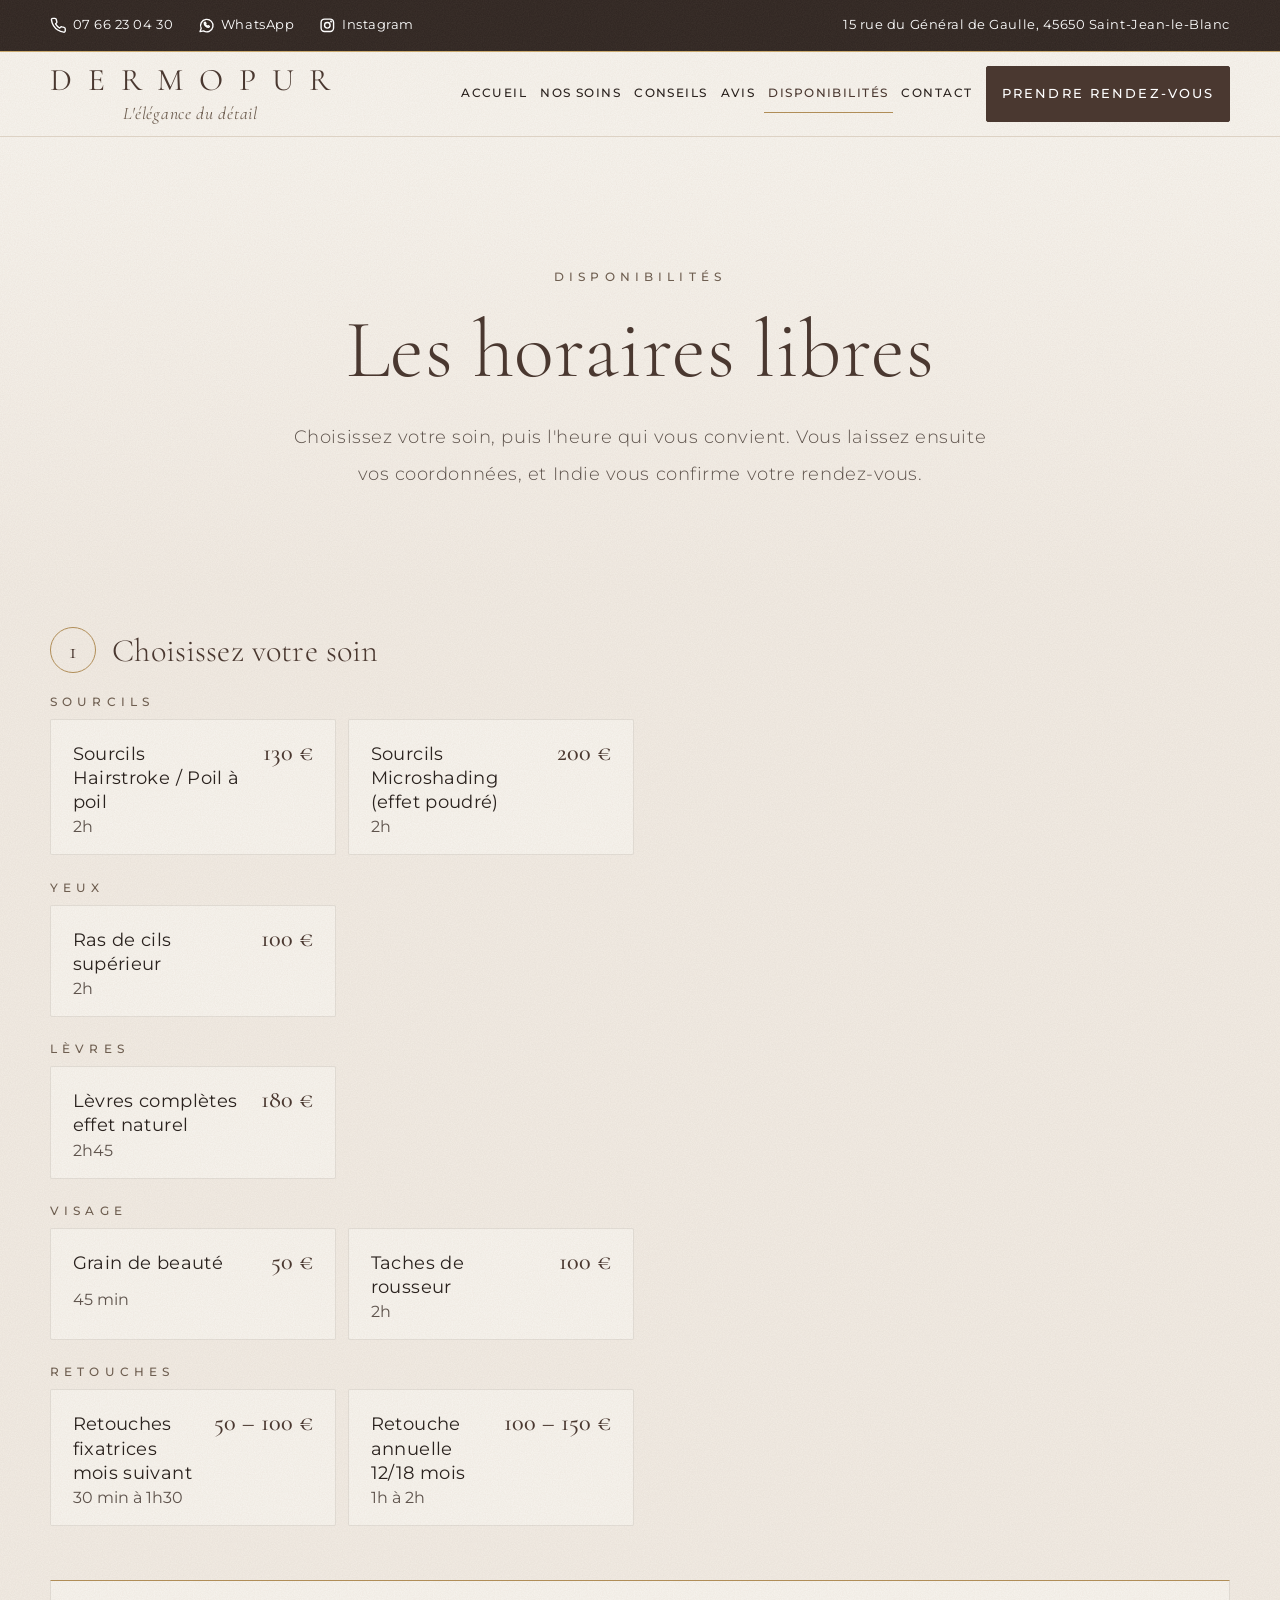
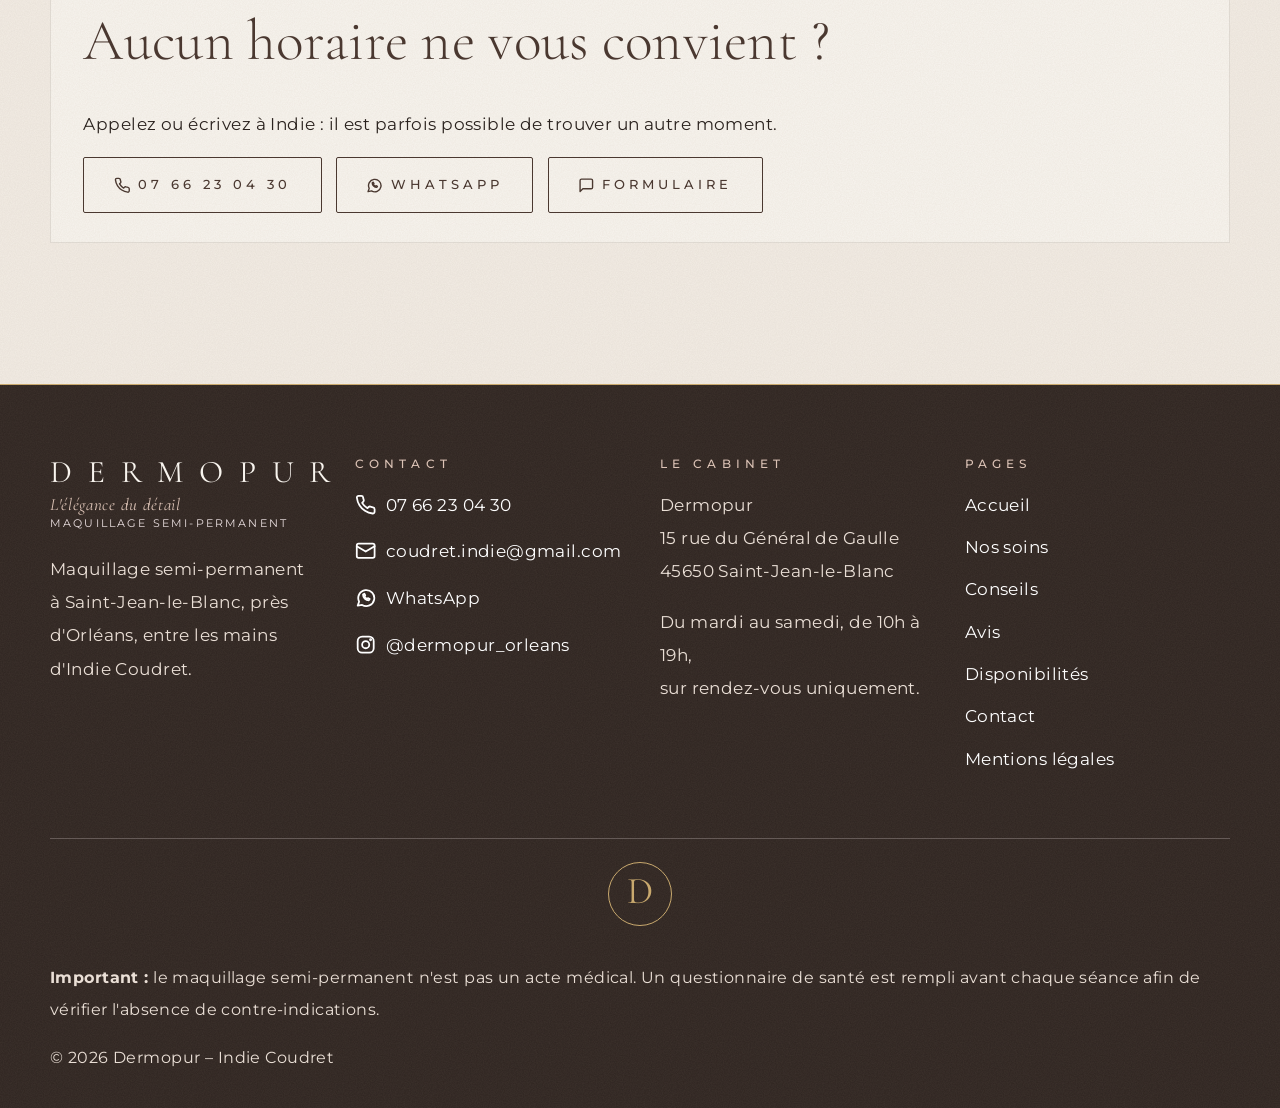
<file: disponibilites.html>
<!DOCTYPE html>
<html lang="fr">
<head>
  <meta charset="utf-8">
  <meta name="viewport" content="width=device-width, initial-scale=1">
  <title>Disponibilités – maquillage semi-permanent | Dermopur</title>
  <meta name="description" content="Consultez les horaires libres pour votre maquillage semi-permanent chez Dermopur, à Saint-Jean-le-Blanc, et envoyez votre demande de rendez-vous.">
  <link rel="icon" href="images/favicon.png" type="image/png">
  <link rel="apple-touch-icon" href="images/icone.png">
  <link rel="canonical" href="https://dermo-pur.com/disponibilites.html">
  <meta property="og:type" content="website">
  <meta property="og:locale" content="fr_FR">
  <meta property="og:site_name" content="Dermopur">
  <meta property="og:url" content="https://dermo-pur.com/disponibilites.html">
  <meta property="og:title" content="Disponibilités – maquillage semi-permanent | Dermopur">
  <meta property="og:description" content="Consultez les horaires libres pour votre maquillage semi-permanent chez Dermopur, à Saint-Jean-le-Blanc, et envoyez votre demande de rendez-vous.">
  <meta property="og:image" content="https://dermo-pur.com/images/partage.jpg">
  <meta name="twitter:card" content="summary_large_image">

  <link rel="preconnect" href="https://fonts.googleapis.com">
  <link rel="preconnect" href="https://fonts.gstatic.com" crossorigin>
  <link href="https://fonts.googleapis.com/css2?family=Cormorant+Garamond:ital,wght@0,300;0,400;0,500;1,300;1,400&family=Montserrat:wght@300;400;500&display=swap" rel="stylesheet">
  <link rel="stylesheet" href="style.css?v=19">
  <script>(function(){var r=document.documentElement;if(window.matchMedia&&matchMedia('(prefers-reduced-motion: reduce)').matches)return;r.classList.add('anim');window.SELECTEURS_REVEAL=".accueil__texte > *, .en-tete-page .conteneur > *, .section .centre > *, .section.appel .conteneur > *, .qui-suis-je > *, .carte, .prestation, .categorie-titre, .engagements li, .avis, .moyen, .accordeon, .tableau-defile, .grille-contact > *, .section .encadre--info:not(.creneau-choisi)";setTimeout(function(){if(!r.getAttribute('data-anim-pret'))r.classList.remove('anim')},3500)})();</script>
  <style>html.anim :is(.accueil__texte > *, .en-tete-page .conteneur > *, .section .centre > *, .section.appel .conteneur > *, .qui-suis-je > *, .carte, .prestation, .categorie-titre, .engagements li, .avis, .moyen, .accordeon, .tableau-defile, .grille-contact > *, .section .encadre--info:not(.creneau-choisi)){transition:opacity 1.1s cubic-bezier(.22,.61,.36,1),transform 1.1s cubic-bezier(.22,.61,.36,1),box-shadow .5s,border-color .5s}html.anim :is(.accueil__texte > *, .en-tete-page .conteneur > *, .section .centre > *, .section.appel .conteneur > *, .qui-suis-je > *, .carte, .prestation, .categorie-titre, .engagements li, .avis, .moyen, .accordeon, .tableau-defile, .grille-contact > *, .section .encadre--info:not(.creneau-choisi)):not(.vu){opacity:0;transform:translateY(18px)}</style>
</head>
<body>
  <a class="lien-evitement" href="#contenu">Aller directement au contenu</a>

  <div class="barre-haut">
    <div class="conteneur barre-haut__inner">
      <div class="barre-haut__contacts">
        <a href="tel:+33766230430"><svg class="ic" aria-hidden="true"><use href="images/icones.svg#tel"/></svg> <span>07 66 23 04 30</span></a>
        <a href="https://wa.me/33766230430?text=Bonjour%2C%20je%20souhaiterais%20prendre%20rendez-vous." target="_blank" rel="noopener" data-whatsapp><svg class="ic" aria-hidden="true"><use href="images/icones.svg#whatsapp"/></svg> <span>WhatsApp</span></a>
        <a href="https://www.instagram.com/dermopur_orleans/" target="_blank" rel="noopener"><svg class="ic" aria-hidden="true"><use href="images/icones.svg#instagram"/></svg> <span>Instagram</span></a>
      </div>
      <span class="barre-haut__adresse">15 rue du Général de Gaulle, 45650 Saint-Jean-le-Blanc</span>
    </div>
  </div>

  <header class="entete">
    <div class="conteneur entete__inner">
      <a href="index.html" class="logo" aria-label="Dermopur, l'élégance du détail – retour à l'accueil"><span class="logo__nom">DERMOPUR</span><span class="logo__slogan">L'élégance du détail</span></a>
      <button type="button" class="menu-bouton" aria-expanded="false" aria-controls="menu"><svg class="ic" aria-hidden="true"><use href="images/icones.svg#menu"/></svg> Menu</button>
      <nav id="menu" class="menu" aria-label="Menu principal">
        <ul>
          <li><a href="index.html">Accueil</a></li>
          <li><a href="prestations.html">Nos soins</a></li>
          <li><a href="conseils.html">Conseils</a></li>
          <li><a href="avis.html">Avis</a></li>
          <li><a href="disponibilites.html" aria-current="page">Disponibilités</a></li>
          <li><a href="contact.html">Contact</a></li>
        </ul>
        <a class="bouton bouton--plein menu__rdv" href="contact.html#rendez-vous">Prendre rendez-vous</a>
      </nav>
    </div>
  </header>

  <main id="contenu">
    <section class="en-tete-page">
      <div class="conteneur">
        <p class="surtitre">Disponibilités</p>
        <h1>Les horaires libres</h1>
        <p class="intro">Choisissez votre soin, puis l'heure qui vous convient. Vous laissez ensuite vos coordonnées, et Indie vous confirme votre rendez-vous.</p>
      </div>
    </section>
    <section class="section" style="padding-top:2.5rem">
      <div class="conteneur">
        <h2 class="etape-titre"><span class="etape-numero">1</span> Choisissez votre soin</h2>
        <div id="choix-prestation" role="group" aria-label="Soin souhaité"></div>
        <noscript><p>Pour voir le planning, merci d'activer JavaScript ou d'appeler Indie au 07 66 23 04 30.</p></noscript>

        <div id="etape-creneau" class="etape-creneau" hidden>
          <h2 class="etape-titre"><span class="etape-numero">2</span> Choisissez votre heure de début</h2>
          <p class="etape-aide">Soin choisi : <strong id="prestation-rappel"></strong>. Les heures affichées sont les heures de <strong>début</strong> encore possibles. Touchez celle qui vous convient.</p>
          <p class="etape-aide" id="note-duree" hidden>La durée d'une retouche dépend de la zone : le planning prévoit la durée la plus longue, et Indie l'ajuste avec vous.</p>
          <div class="encadre encadre--attention avertissement" role="note">
            <svg class="ic" aria-hidden="true"><use href="images/icones.svg#horloge"/></svg>
            <p style="margin:0"><strong>Votre réservation n'est pas automatique.</strong> Quand vous choisissez un horaire, vous envoyez une <strong>demande</strong>. Votre rendez-vous est validé <strong>uniquement après la confirmation d'Indie</strong> (par téléphone, SMS ou WhatsApp). Il répond du mardi au samedi, de 10h à 19h.</p>
          </div>
          <p class="etape-aide"><strong>Pour un rendez-vous dans moins de 24h</strong>, appelez Indie ou écrivez-lui sur WhatsApp : c'est le plus rapide.</p>
          <div id="planning" aria-live="polite"></div>
        </div>

        <div class="encadre encadre--info" style="margin-top:3rem">
          <h2>Aucun horaire ne vous convient ?</h2>
          <p>Appelez ou écrivez à Indie : il est parfois possible de trouver un autre moment.</p>
          <div class="boutons">
            <a class="bouton" href="tel:+33766230430"><svg class="ic" aria-hidden="true"><use href="images/icones.svg#tel"/></svg> 07 66 23 04 30</a>
            <a class="bouton" href="https://wa.me/33766230430?text=Bonjour%2C%20je%20souhaiterais%20prendre%20rendez-vous." target="_blank" rel="noopener" data-whatsapp><svg class="ic" aria-hidden="true"><use href="images/icones.svg#whatsapp"/></svg> WhatsApp</a>
            <a class="bouton" href="contact.html#rendez-vous"><svg class="ic" aria-hidden="true"><use href="images/icones.svg#discussion"/></svg> Formulaire</a>
          </div>
        </div>
      </div>
    </section>
  </main>

  <footer class="pied">
    <div class="conteneur pied__grille">
      <div>
        <a href="index.html" class="logo"><span class="logo__nom">DERMOPUR</span><span class="logo__slogan">L'élégance du détail</span><span class="logo__sous">Maquillage semi-permanent</span></a>
        <p>Maquillage semi-permanent à Saint-Jean-le-Blanc, près d'Orléans, entre les mains d'Indie Coudret.</p>
      </div>
      <div>
        <h2>Contact</h2>
        <ul>
          <li><a href="tel:+33766230430"><svg class="ic" aria-hidden="true"><use href="images/icones.svg#tel"/></svg> 07 66 23 04 30</a></li>
          <li><a href="mailto:coudret.indie@gmail.com"><svg class="ic" aria-hidden="true"><use href="images/icones.svg#mail"/></svg> coudret.indie@gmail.com</a></li>
          <li><a href="https://wa.me/33766230430?text=Bonjour%2C%20je%20souhaiterais%20prendre%20rendez-vous." target="_blank" rel="noopener" data-whatsapp><svg class="ic" aria-hidden="true"><use href="images/icones.svg#whatsapp"/></svg> WhatsApp</a></li>
          <li><a href="https://www.instagram.com/dermopur_orleans/" target="_blank" rel="noopener"><svg class="ic" aria-hidden="true"><use href="images/icones.svg#instagram"/></svg> @dermopur_orleans</a></li>
        </ul>
      </div>
      <div>
        <h2>Le cabinet</h2>
        <p>Dermopur<br>15 rue du Général de Gaulle<br>45650 Saint-Jean-le-Blanc</p>
        <p>Du mardi au samedi, de 10h à 19h,<br>sur rendez-vous uniquement.</p>
      </div>
      <div>
        <h2>Pages</h2>
        <ul>
          <li><a href="index.html">Accueil</a></li>
          <li><a href="prestations.html">Nos soins</a></li>
          <li><a href="conseils.html">Conseils</a></li>
          <li><a href="avis.html">Avis</a></li>
          <li><a href="disponibilites.html">Disponibilités</a></li>
          <li><a href="contact.html">Contact</a></li>
          <li><a href="mentions-legales.html">Mentions légales</a></li>
        </ul>
      </div>
    </div>
    <div class="conteneur pied__mention">
      <p class="monogramme-ligne"><span class="monogramme" aria-hidden="true">D</span></p>
      <p><strong>Important :</strong> le maquillage semi-permanent n'est pas un acte médical. Un questionnaire de santé est rempli avant chaque séance afin de vérifier l'absence de contre-indications.</p>
      <p>© <span data-annee>2026</span> Dermopur – Indie Coudret</p>
    </div>
  </footer>

  <nav class="actions-mobiles" aria-label="Contact rapide">
    <a class="appeler" href="tel:+33766230430"><svg class="ic" aria-hidden="true"><use href="images/icones.svg#tel"/></svg>Appeler</a>
    <a href="https://wa.me/33766230430?text=Bonjour%2C%20je%20souhaiterais%20prendre%20rendez-vous." target="_blank" rel="noopener" data-whatsapp><svg class="ic" aria-hidden="true"><use href="images/icones.svg#whatsapp"/></svg>WhatsApp</a>
    <a href="https://www.instagram.com/dermopur_orleans/" target="_blank" rel="noopener"><svg class="ic" aria-hidden="true"><use href="images/icones.svg#instagram"/></svg>Instagram</a>
    <a class="rdv" href="contact.html#rendez-vous"><svg class="ic" aria-hidden="true"><use href="images/icones.svg#calendrier"/></svg>Réserver</a>
  </nav>

  <script src="mes-contenus/prestations-et-tarifs.js?v=19"></script>
  <script src="mes-contenus/planning.js?v=19"></script>
  <script src="site.js?v=19"></script>
</body>
</html>
</file>
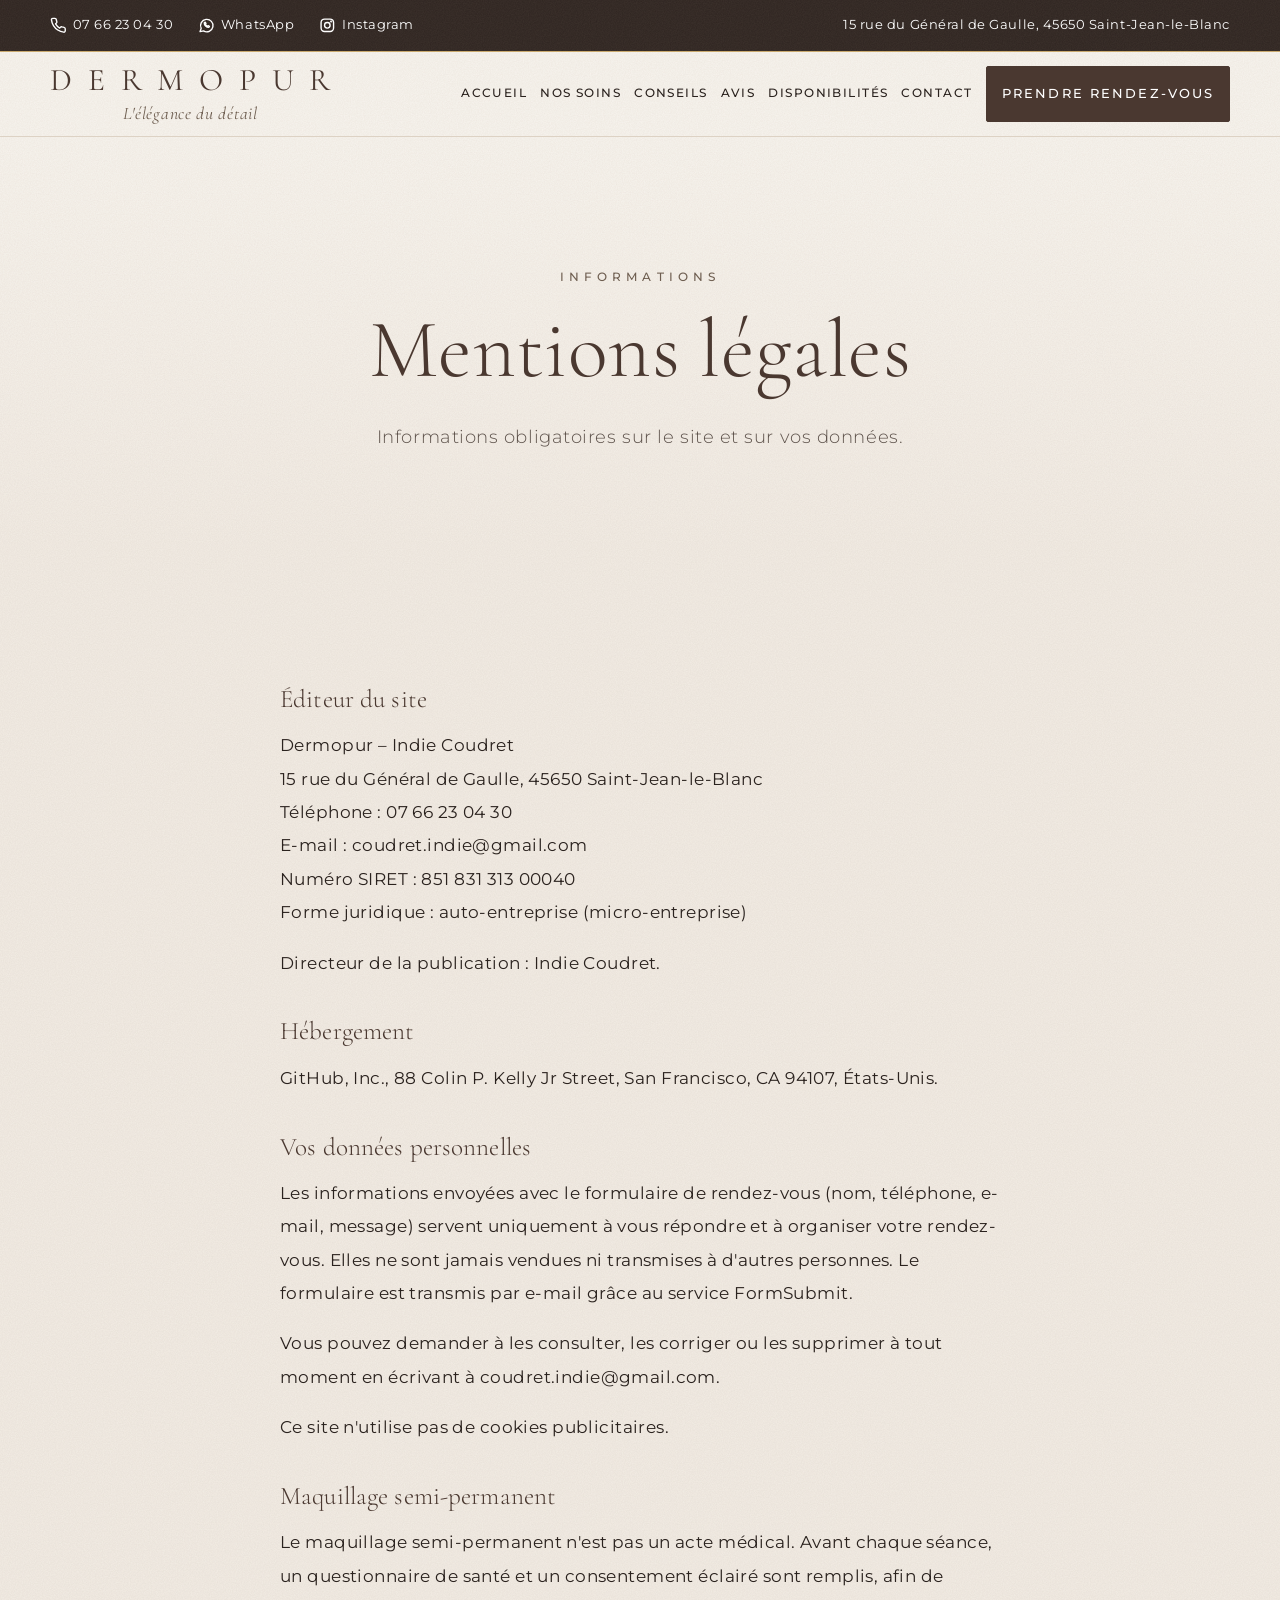
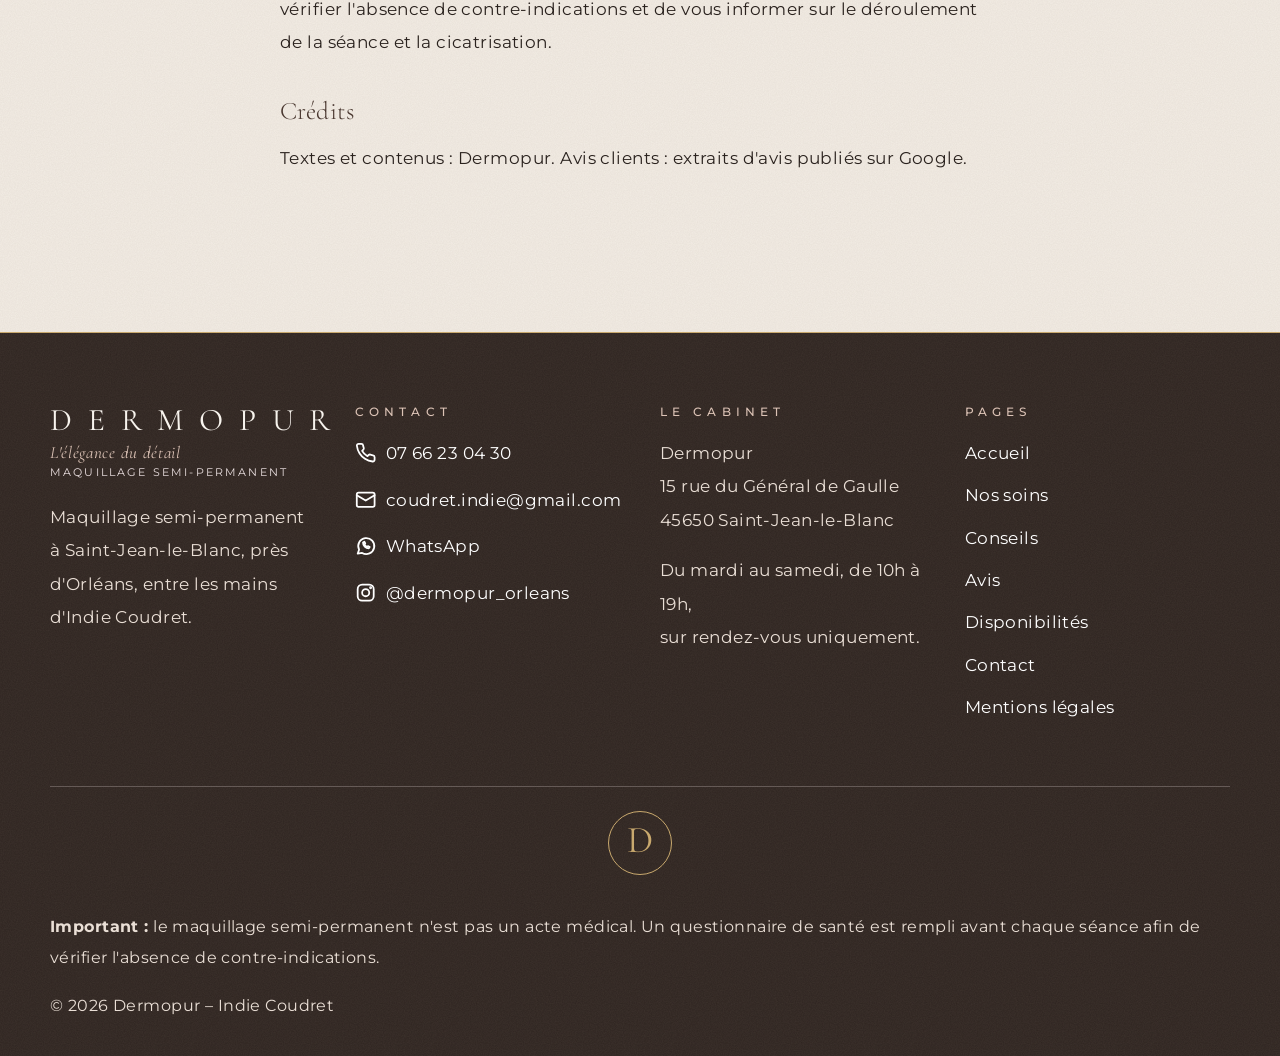
<file: mentions-legales.html>
<!DOCTYPE html>
<html lang="fr">
<head>
  <meta charset="utf-8">
  <meta name="viewport" content="width=device-width, initial-scale=1">
  <title>Mentions légales | Dermopur</title>
  <meta name="description" content="Mentions légales du site Dermopur.">
  <link rel="icon" href="images/favicon.png" type="image/png">
  <link rel="apple-touch-icon" href="images/icone.png">
  <link rel="canonical" href="https://dermo-pur.com/mentions-legales.html">
  <meta property="og:type" content="website">
  <meta property="og:locale" content="fr_FR">
  <meta property="og:site_name" content="Dermopur">
  <meta property="og:url" content="https://dermo-pur.com/mentions-legales.html">
  <meta property="og:title" content="Mentions légales | Dermopur">
  <meta property="og:description" content="Mentions légales du site Dermopur.">
  <meta property="og:image" content="https://dermo-pur.com/images/partage.jpg">
  <meta name="twitter:card" content="summary_large_image">

  <link rel="preconnect" href="https://fonts.googleapis.com">
  <link rel="preconnect" href="https://fonts.gstatic.com" crossorigin>
  <link href="https://fonts.googleapis.com/css2?family=Cormorant+Garamond:ital,wght@0,300;0,400;0,500;1,300;1,400&family=Montserrat:wght@300;400;500&display=swap" rel="stylesheet">
  <link rel="stylesheet" href="style.css?v=19">
  <script>(function(){var r=document.documentElement;if(window.matchMedia&&matchMedia('(prefers-reduced-motion: reduce)').matches)return;r.classList.add('anim');window.SELECTEURS_REVEAL=".accueil__texte > *, .en-tete-page .conteneur > *, .section .centre > *, .section.appel .conteneur > *, .qui-suis-je > *, .carte, .prestation, .categorie-titre, .engagements li, .avis, .moyen, .accordeon, .tableau-defile, .grille-contact > *, .section .encadre--info:not(.creneau-choisi)";setTimeout(function(){if(!r.getAttribute('data-anim-pret'))r.classList.remove('anim')},3500)})();</script>
  <style>html.anim :is(.accueil__texte > *, .en-tete-page .conteneur > *, .section .centre > *, .section.appel .conteneur > *, .qui-suis-je > *, .carte, .prestation, .categorie-titre, .engagements li, .avis, .moyen, .accordeon, .tableau-defile, .grille-contact > *, .section .encadre--info:not(.creneau-choisi)){transition:opacity 1.1s cubic-bezier(.22,.61,.36,1),transform 1.1s cubic-bezier(.22,.61,.36,1),box-shadow .5s,border-color .5s}html.anim :is(.accueil__texte > *, .en-tete-page .conteneur > *, .section .centre > *, .section.appel .conteneur > *, .qui-suis-je > *, .carte, .prestation, .categorie-titre, .engagements li, .avis, .moyen, .accordeon, .tableau-defile, .grille-contact > *, .section .encadre--info:not(.creneau-choisi)):not(.vu){opacity:0;transform:translateY(18px)}</style>
</head>
<body>
  <a class="lien-evitement" href="#contenu">Aller directement au contenu</a>

  <div class="barre-haut">
    <div class="conteneur barre-haut__inner">
      <div class="barre-haut__contacts">
        <a href="tel:+33766230430"><svg class="ic" aria-hidden="true"><use href="images/icones.svg#tel"/></svg> <span>07 66 23 04 30</span></a>
        <a href="https://wa.me/33766230430?text=Bonjour%2C%20je%20souhaiterais%20prendre%20rendez-vous." target="_blank" rel="noopener" data-whatsapp><svg class="ic" aria-hidden="true"><use href="images/icones.svg#whatsapp"/></svg> <span>WhatsApp</span></a>
        <a href="https://www.instagram.com/dermopur_orleans/" target="_blank" rel="noopener"><svg class="ic" aria-hidden="true"><use href="images/icones.svg#instagram"/></svg> <span>Instagram</span></a>
      </div>
      <span class="barre-haut__adresse">15 rue du Général de Gaulle, 45650 Saint-Jean-le-Blanc</span>
    </div>
  </div>

  <header class="entete">
    <div class="conteneur entete__inner">
      <a href="index.html" class="logo" aria-label="Dermopur, l'élégance du détail – retour à l'accueil"><span class="logo__nom">DERMOPUR</span><span class="logo__slogan">L'élégance du détail</span></a>
      <button type="button" class="menu-bouton" aria-expanded="false" aria-controls="menu"><svg class="ic" aria-hidden="true"><use href="images/icones.svg#menu"/></svg> Menu</button>
      <nav id="menu" class="menu" aria-label="Menu principal">
        <ul>
          <li><a href="index.html">Accueil</a></li>
          <li><a href="prestations.html">Nos soins</a></li>
          <li><a href="conseils.html">Conseils</a></li>
          <li><a href="avis.html">Avis</a></li>
          <li><a href="disponibilites.html">Disponibilités</a></li>
          <li><a href="contact.html">Contact</a></li>
        </ul>
        <a class="bouton bouton--plein menu__rdv" href="contact.html#rendez-vous">Prendre rendez-vous</a>
      </nav>
    </div>
  </header>

  <main id="contenu">
    <section class="en-tete-page">
      <div class="conteneur">
        <p class="surtitre">Informations</p>
        <h1>Mentions légales</h1>
        <p class="intro">Informations obligatoires sur le site et sur vos données.</p>
      </div>
    </section>
    <section class="section">
      <div class="etroit texte-legal">
        <h2>Éditeur du site</h2>
        <p>Dermopur – Indie Coudret<br>15 rue du Général de Gaulle, 45650 Saint-Jean-le-Blanc<br>Téléphone : 07 66 23 04 30<br>E-mail : coudret.indie@gmail.com<br>Numéro SIRET : 851 831 313 00040<br>Forme juridique : auto-entreprise (micro-entreprise)</p>
        <p>Directeur de la publication : Indie Coudret.</p>
        <h2>Hébergement</h2>
        <p>GitHub, Inc., 88 Colin P. Kelly Jr Street, San Francisco, CA 94107, États-Unis.</p>
        <h2>Vos données personnelles</h2>
        <p>Les informations envoyées avec le formulaire de rendez-vous (nom, téléphone, e-mail, message) servent uniquement à vous répondre et à organiser votre rendez-vous. Elles ne sont jamais vendues ni transmises à d'autres personnes. Le formulaire est transmis par e-mail grâce au service FormSubmit.</p>
        <p>Vous pouvez demander à les consulter, les corriger ou les supprimer à tout moment en écrivant à coudret.indie@gmail.com.</p>
        <p>Ce site n'utilise pas de cookies publicitaires.</p>
        <h2>Maquillage semi-permanent</h2>
        <p>Le maquillage semi-permanent n'est pas un acte médical. Avant chaque séance, un questionnaire de santé et un consentement éclairé sont remplis, afin de vérifier l'absence de contre-indications et de vous informer sur le déroulement de la séance et la cicatrisation.</p>
        <h2>Crédits</h2>
        <p>Textes et contenus : Dermopur. Avis clients : extraits d'avis publiés sur Google.</p>
      </div>
    </section>
  </main>

  <footer class="pied">
    <div class="conteneur pied__grille">
      <div>
        <a href="index.html" class="logo"><span class="logo__nom">DERMOPUR</span><span class="logo__slogan">L'élégance du détail</span><span class="logo__sous">Maquillage semi-permanent</span></a>
        <p>Maquillage semi-permanent à Saint-Jean-le-Blanc, près d'Orléans, entre les mains d'Indie Coudret.</p>
      </div>
      <div>
        <h2>Contact</h2>
        <ul>
          <li><a href="tel:+33766230430"><svg class="ic" aria-hidden="true"><use href="images/icones.svg#tel"/></svg> 07 66 23 04 30</a></li>
          <li><a href="mailto:coudret.indie@gmail.com"><svg class="ic" aria-hidden="true"><use href="images/icones.svg#mail"/></svg> coudret.indie@gmail.com</a></li>
          <li><a href="https://wa.me/33766230430?text=Bonjour%2C%20je%20souhaiterais%20prendre%20rendez-vous." target="_blank" rel="noopener" data-whatsapp><svg class="ic" aria-hidden="true"><use href="images/icones.svg#whatsapp"/></svg> WhatsApp</a></li>
          <li><a href="https://www.instagram.com/dermopur_orleans/" target="_blank" rel="noopener"><svg class="ic" aria-hidden="true"><use href="images/icones.svg#instagram"/></svg> @dermopur_orleans</a></li>
        </ul>
      </div>
      <div>
        <h2>Le cabinet</h2>
        <p>Dermopur<br>15 rue du Général de Gaulle<br>45650 Saint-Jean-le-Blanc</p>
        <p>Du mardi au samedi, de 10h à 19h,<br>sur rendez-vous uniquement.</p>
      </div>
      <div>
        <h2>Pages</h2>
        <ul>
          <li><a href="index.html">Accueil</a></li>
          <li><a href="prestations.html">Nos soins</a></li>
          <li><a href="conseils.html">Conseils</a></li>
          <li><a href="avis.html">Avis</a></li>
          <li><a href="disponibilites.html">Disponibilités</a></li>
          <li><a href="contact.html">Contact</a></li>
          <li><a href="mentions-legales.html">Mentions légales</a></li>
        </ul>
      </div>
    </div>
    <div class="conteneur pied__mention">
      <p class="monogramme-ligne"><span class="monogramme" aria-hidden="true">D</span></p>
      <p><strong>Important :</strong> le maquillage semi-permanent n'est pas un acte médical. Un questionnaire de santé est rempli avant chaque séance afin de vérifier l'absence de contre-indications.</p>
      <p>© <span data-annee>2026</span> Dermopur – Indie Coudret</p>
    </div>
  </footer>

  <nav class="actions-mobiles" aria-label="Contact rapide">
    <a class="appeler" href="tel:+33766230430"><svg class="ic" aria-hidden="true"><use href="images/icones.svg#tel"/></svg>Appeler</a>
    <a href="https://wa.me/33766230430?text=Bonjour%2C%20je%20souhaiterais%20prendre%20rendez-vous." target="_blank" rel="noopener" data-whatsapp><svg class="ic" aria-hidden="true"><use href="images/icones.svg#whatsapp"/></svg>WhatsApp</a>
    <a href="https://www.instagram.com/dermopur_orleans/" target="_blank" rel="noopener"><svg class="ic" aria-hidden="true"><use href="images/icones.svg#instagram"/></svg>Instagram</a>
    <a class="rdv" href="contact.html#rendez-vous"><svg class="ic" aria-hidden="true"><use href="images/icones.svg#calendrier"/></svg>Réserver</a>
  </nav>

  <script src="site.js?v=19"></script>
</body>
</html>
</file>
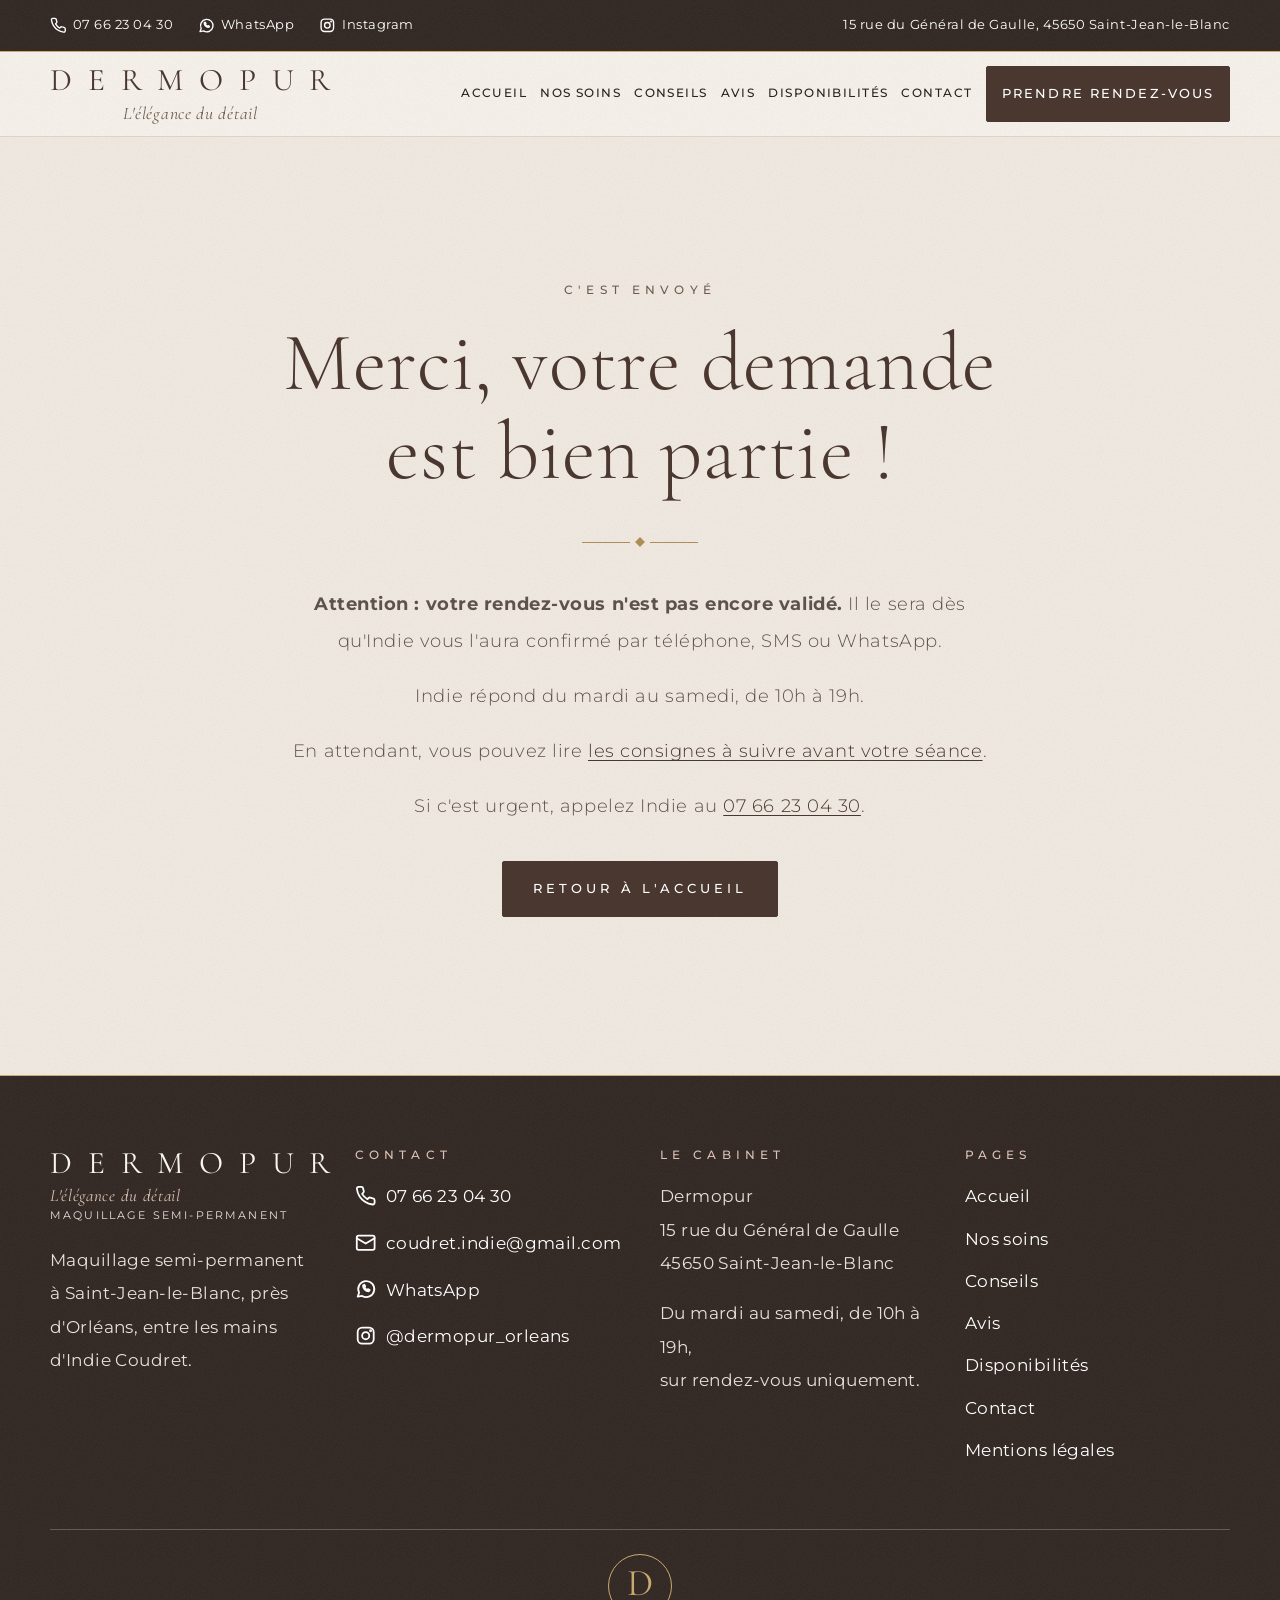
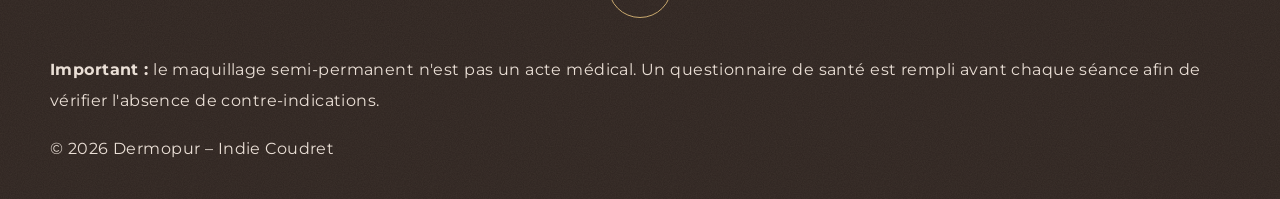
<file: merci.html>
<!DOCTYPE html>
<html lang="fr">
<head>
  <meta charset="utf-8">
  <meta name="viewport" content="width=device-width, initial-scale=1">
  <title>Demande envoyée | Dermopur</title>
  <meta name="description" content="Votre demande de rendez-vous a bien été envoyée à Dermopur.">
  <link rel="icon" href="images/favicon.png" type="image/png">
  <link rel="apple-touch-icon" href="images/icone.png">
  <link rel="canonical" href="https://dermo-pur.com/merci.html">
  <meta property="og:type" content="website">
  <meta property="og:locale" content="fr_FR">
  <meta property="og:site_name" content="Dermopur">
  <meta property="og:url" content="https://dermo-pur.com/merci.html">
  <meta property="og:title" content="Demande envoyée | Dermopur">
  <meta property="og:description" content="Votre demande de rendez-vous a bien été envoyée à Dermopur.">
  <meta property="og:image" content="https://dermo-pur.com/images/partage.jpg">
  <meta name="twitter:card" content="summary_large_image">

  <link rel="preconnect" href="https://fonts.googleapis.com">
  <link rel="preconnect" href="https://fonts.gstatic.com" crossorigin>
  <link href="https://fonts.googleapis.com/css2?family=Cormorant+Garamond:ital,wght@0,300;0,400;0,500;1,300;1,400&family=Montserrat:wght@300;400;500&display=swap" rel="stylesheet">
  <link rel="stylesheet" href="style.css?v=19">
  <script>(function(){var r=document.documentElement;if(window.matchMedia&&matchMedia('(prefers-reduced-motion: reduce)').matches)return;r.classList.add('anim');window.SELECTEURS_REVEAL=".accueil__texte > *, .en-tete-page .conteneur > *, .section .centre > *, .section.appel .conteneur > *, .qui-suis-je > *, .carte, .prestation, .categorie-titre, .engagements li, .avis, .moyen, .accordeon, .tableau-defile, .grille-contact > *, .section .encadre--info:not(.creneau-choisi)";setTimeout(function(){if(!r.getAttribute('data-anim-pret'))r.classList.remove('anim')},3500)})();</script>
  <style>html.anim :is(.accueil__texte > *, .en-tete-page .conteneur > *, .section .centre > *, .section.appel .conteneur > *, .qui-suis-je > *, .carte, .prestation, .categorie-titre, .engagements li, .avis, .moyen, .accordeon, .tableau-defile, .grille-contact > *, .section .encadre--info:not(.creneau-choisi)){transition:opacity 1.1s cubic-bezier(.22,.61,.36,1),transform 1.1s cubic-bezier(.22,.61,.36,1),box-shadow .5s,border-color .5s}html.anim :is(.accueil__texte > *, .en-tete-page .conteneur > *, .section .centre > *, .section.appel .conteneur > *, .qui-suis-je > *, .carte, .prestation, .categorie-titre, .engagements li, .avis, .moyen, .accordeon, .tableau-defile, .grille-contact > *, .section .encadre--info:not(.creneau-choisi)):not(.vu){opacity:0;transform:translateY(18px)}</style>
</head>
<body>
  <a class="lien-evitement" href="#contenu">Aller directement au contenu</a>

  <div class="barre-haut">
    <div class="conteneur barre-haut__inner">
      <div class="barre-haut__contacts">
        <a href="tel:+33766230430"><svg class="ic" aria-hidden="true"><use href="images/icones.svg#tel"/></svg> <span>07 66 23 04 30</span></a>
        <a href="https://wa.me/33766230430?text=Bonjour%2C%20je%20souhaiterais%20prendre%20rendez-vous." target="_blank" rel="noopener" data-whatsapp><svg class="ic" aria-hidden="true"><use href="images/icones.svg#whatsapp"/></svg> <span>WhatsApp</span></a>
        <a href="https://www.instagram.com/dermopur_orleans/" target="_blank" rel="noopener"><svg class="ic" aria-hidden="true"><use href="images/icones.svg#instagram"/></svg> <span>Instagram</span></a>
      </div>
      <span class="barre-haut__adresse">15 rue du Général de Gaulle, 45650 Saint-Jean-le-Blanc</span>
    </div>
  </div>

  <header class="entete">
    <div class="conteneur entete__inner">
      <a href="index.html" class="logo" aria-label="Dermopur, l'élégance du détail – retour à l'accueil"><span class="logo__nom">DERMOPUR</span><span class="logo__slogan">L'élégance du détail</span></a>
      <button type="button" class="menu-bouton" aria-expanded="false" aria-controls="menu"><svg class="ic" aria-hidden="true"><use href="images/icones.svg#menu"/></svg> Menu</button>
      <nav id="menu" class="menu" aria-label="Menu principal">
        <ul>
          <li><a href="index.html">Accueil</a></li>
          <li><a href="prestations.html">Nos soins</a></li>
          <li><a href="conseils.html">Conseils</a></li>
          <li><a href="avis.html">Avis</a></li>
          <li><a href="disponibilites.html">Disponibilités</a></li>
          <li><a href="contact.html">Contact</a></li>
        </ul>
        <a class="bouton bouton--plein menu__rdv" href="contact.html#rendez-vous">Prendre rendez-vous</a>
      </nav>
    </div>
  </header>

  <main id="contenu">
    <section class="section">
      <div class="etroit centre">
        <p class="surtitre">C'est envoyé</p>
        <h1>Merci, votre demande est bien partie !</h1>
        <span class="filet"></span>
        <p class="intro"><strong>Attention : votre rendez-vous n'est pas encore validé.</strong> Il le sera dès qu'Indie vous l'aura confirmé par téléphone, SMS ou WhatsApp.</p>
        <p class="intro">Indie répond du mardi au samedi, de 10h à 19h.</p>
        <p class="intro">En attendant, vous pouvez lire <a href="conseils.html">les consignes à suivre avant votre séance</a>.</p>
        <p class="intro">Si c'est urgent, appelez Indie au <a href="tel:+33766230430">07 66 23 04 30</a>.</p>
        <p style="margin-top:2rem"><a class="bouton bouton--plein" href="index.html">Retour à l'accueil</a></p>
      </div>
    </section>
  </main>

  <footer class="pied">
    <div class="conteneur pied__grille">
      <div>
        <a href="index.html" class="logo"><span class="logo__nom">DERMOPUR</span><span class="logo__slogan">L'élégance du détail</span><span class="logo__sous">Maquillage semi-permanent</span></a>
        <p>Maquillage semi-permanent à Saint-Jean-le-Blanc, près d'Orléans, entre les mains d'Indie Coudret.</p>
      </div>
      <div>
        <h2>Contact</h2>
        <ul>
          <li><a href="tel:+33766230430"><svg class="ic" aria-hidden="true"><use href="images/icones.svg#tel"/></svg> 07 66 23 04 30</a></li>
          <li><a href="mailto:coudret.indie@gmail.com"><svg class="ic" aria-hidden="true"><use href="images/icones.svg#mail"/></svg> coudret.indie@gmail.com</a></li>
          <li><a href="https://wa.me/33766230430?text=Bonjour%2C%20je%20souhaiterais%20prendre%20rendez-vous." target="_blank" rel="noopener" data-whatsapp><svg class="ic" aria-hidden="true"><use href="images/icones.svg#whatsapp"/></svg> WhatsApp</a></li>
          <li><a href="https://www.instagram.com/dermopur_orleans/" target="_blank" rel="noopener"><svg class="ic" aria-hidden="true"><use href="images/icones.svg#instagram"/></svg> @dermopur_orleans</a></li>
        </ul>
      </div>
      <div>
        <h2>Le cabinet</h2>
        <p>Dermopur<br>15 rue du Général de Gaulle<br>45650 Saint-Jean-le-Blanc</p>
        <p>Du mardi au samedi, de 10h à 19h,<br>sur rendez-vous uniquement.</p>
      </div>
      <div>
        <h2>Pages</h2>
        <ul>
          <li><a href="index.html">Accueil</a></li>
          <li><a href="prestations.html">Nos soins</a></li>
          <li><a href="conseils.html">Conseils</a></li>
          <li><a href="avis.html">Avis</a></li>
          <li><a href="disponibilites.html">Disponibilités</a></li>
          <li><a href="contact.html">Contact</a></li>
          <li><a href="mentions-legales.html">Mentions légales</a></li>
        </ul>
      </div>
    </div>
    <div class="conteneur pied__mention">
      <p class="monogramme-ligne"><span class="monogramme" aria-hidden="true">D</span></p>
      <p><strong>Important :</strong> le maquillage semi-permanent n'est pas un acte médical. Un questionnaire de santé est rempli avant chaque séance afin de vérifier l'absence de contre-indications.</p>
      <p>© <span data-annee>2026</span> Dermopur – Indie Coudret</p>
    </div>
  </footer>

  <nav class="actions-mobiles" aria-label="Contact rapide">
    <a class="appeler" href="tel:+33766230430"><svg class="ic" aria-hidden="true"><use href="images/icones.svg#tel"/></svg>Appeler</a>
    <a href="https://wa.me/33766230430?text=Bonjour%2C%20je%20souhaiterais%20prendre%20rendez-vous." target="_blank" rel="noopener" data-whatsapp><svg class="ic" aria-hidden="true"><use href="images/icones.svg#whatsapp"/></svg>WhatsApp</a>
    <a href="https://www.instagram.com/dermopur_orleans/" target="_blank" rel="noopener"><svg class="ic" aria-hidden="true"><use href="images/icones.svg#instagram"/></svg>Instagram</a>
    <a class="rdv" href="contact.html#rendez-vous"><svg class="ic" aria-hidden="true"><use href="images/icones.svg#calendrier"/></svg>Réserver</a>
  </nav>

  <script src="site.js?v=19"></script>
</body>
</html>
</file>
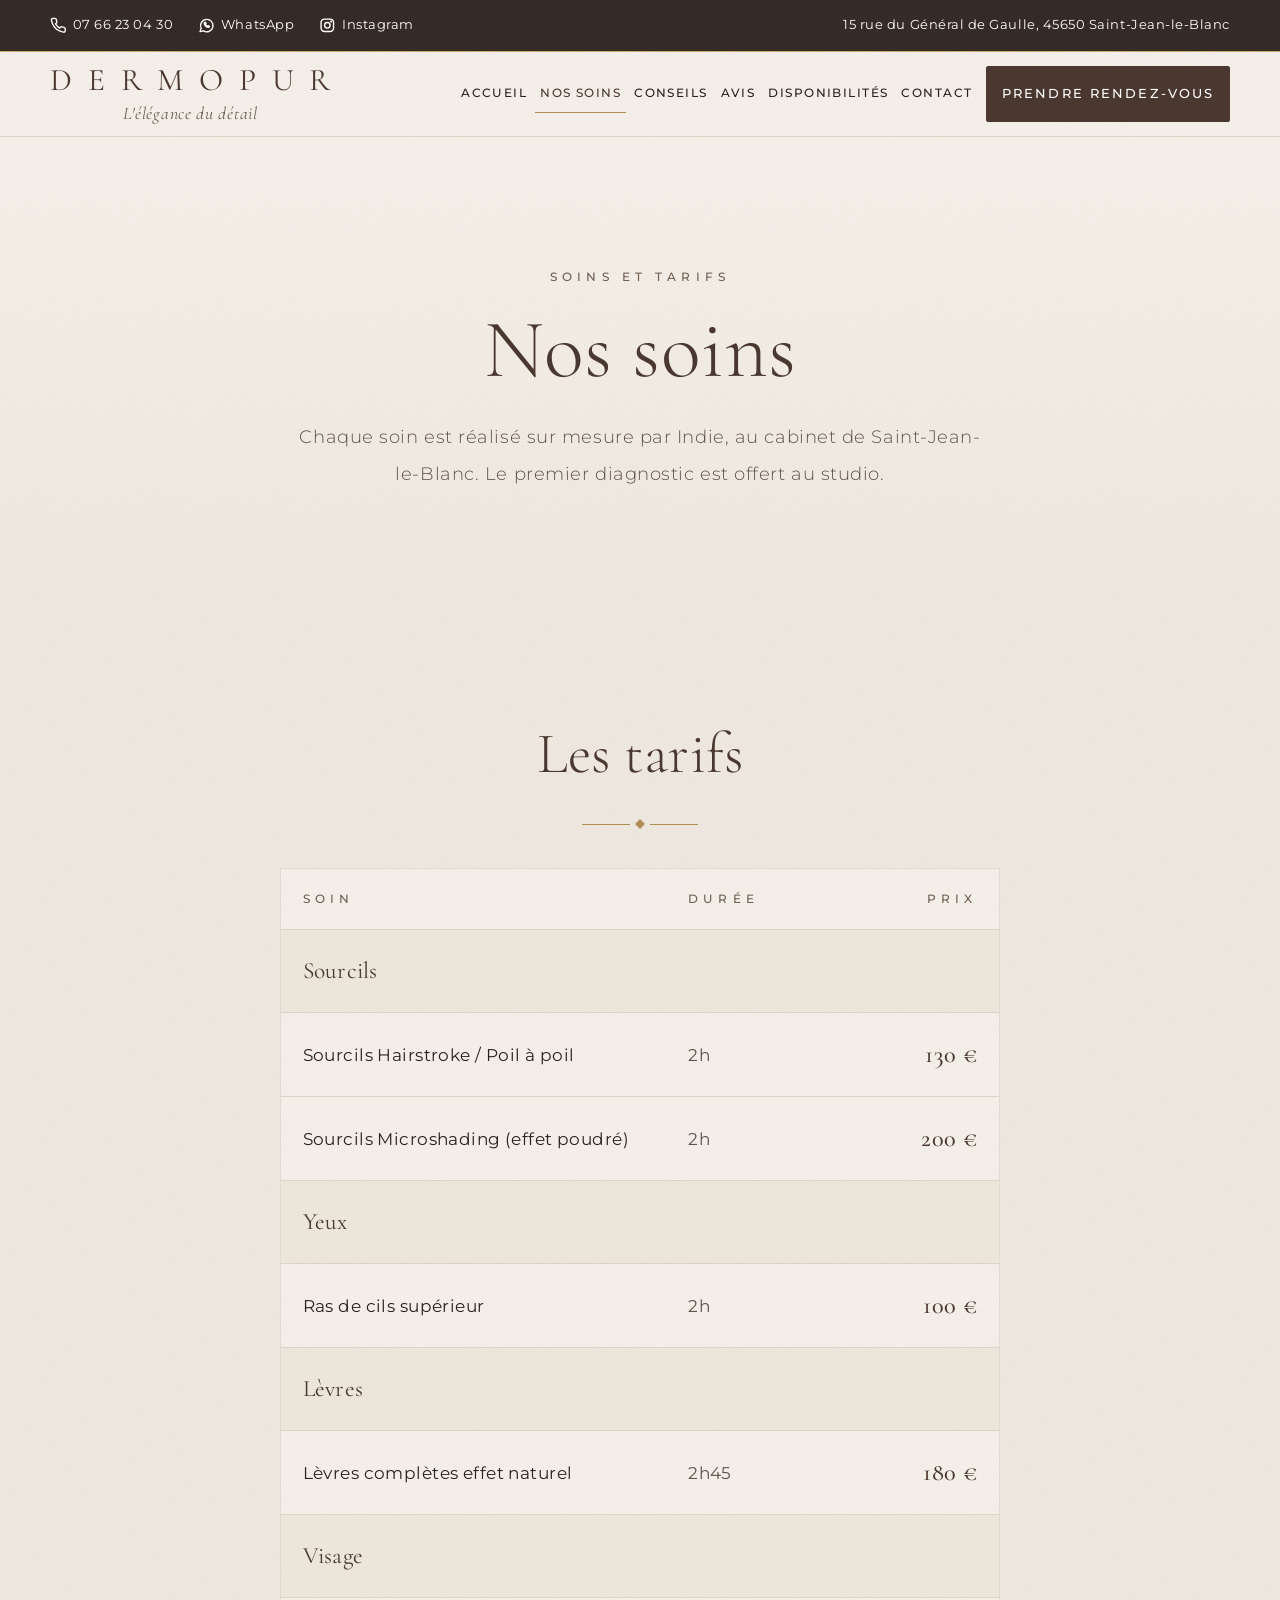
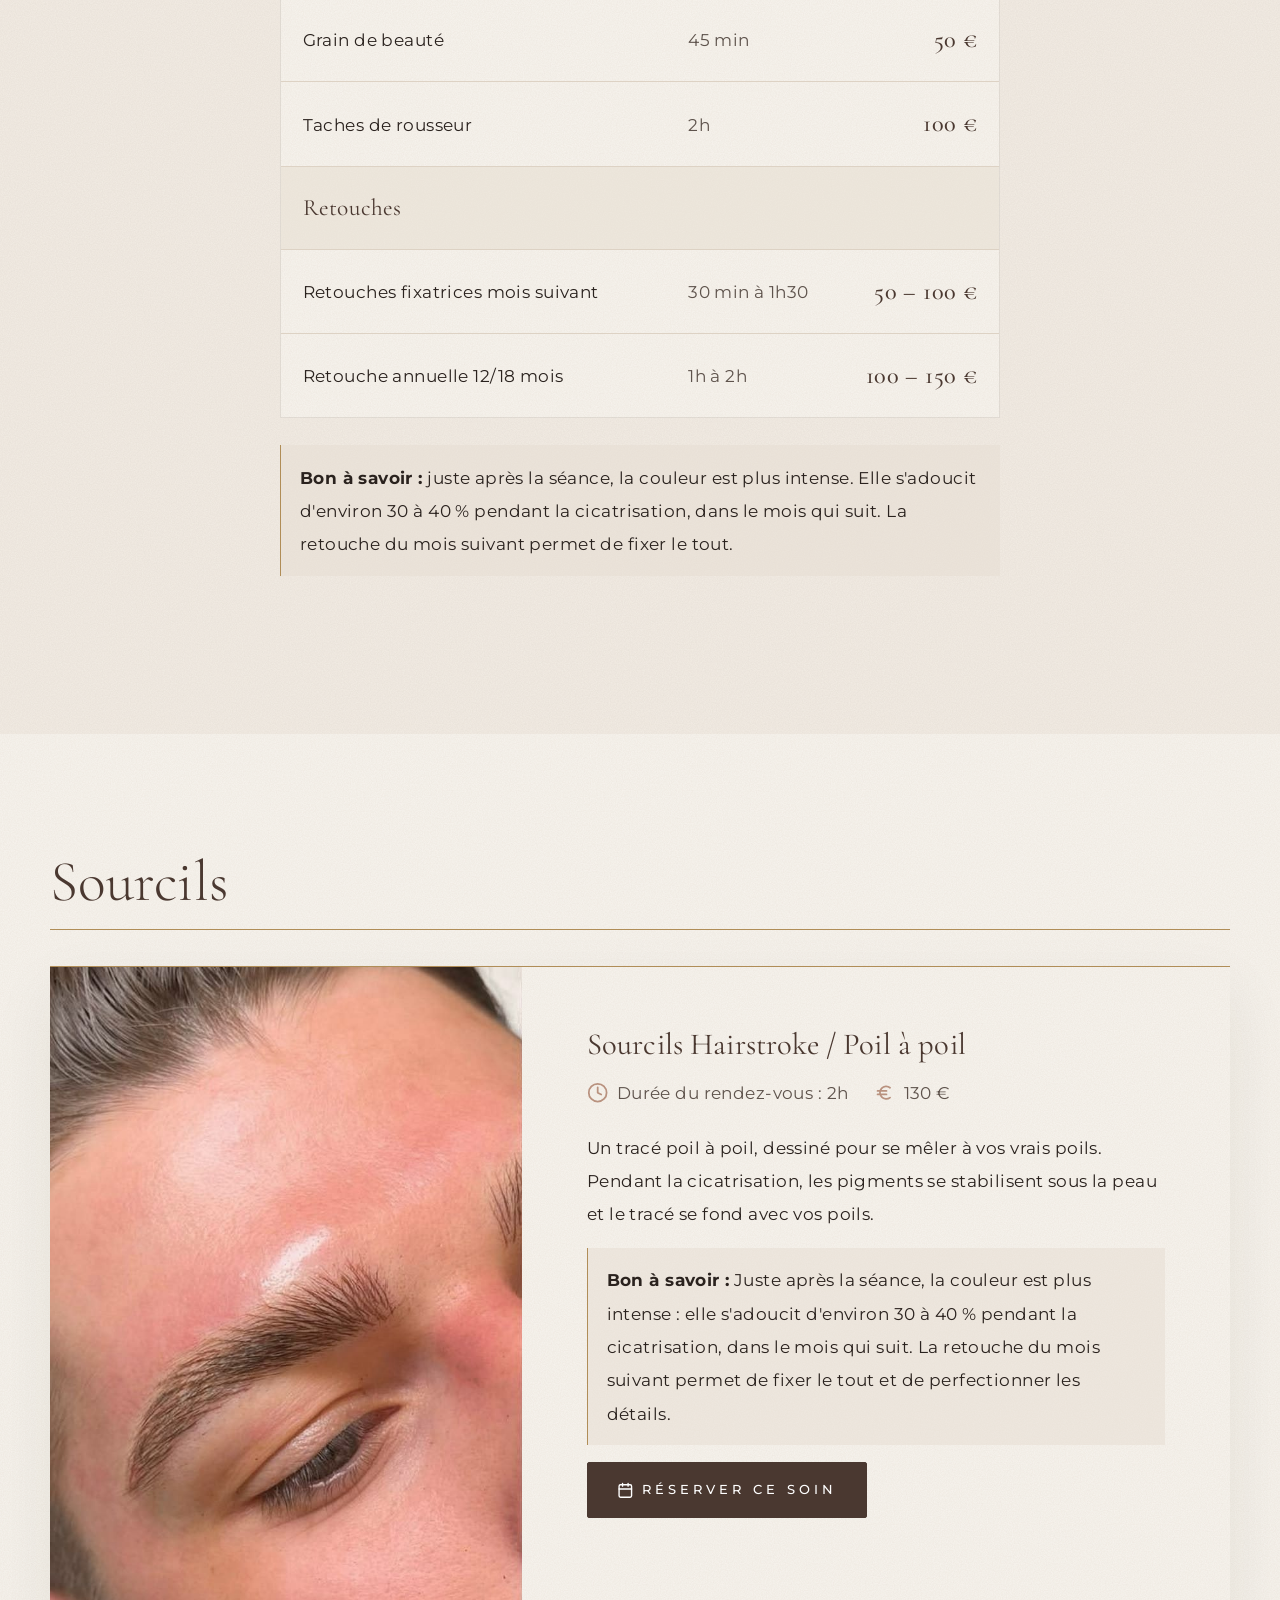
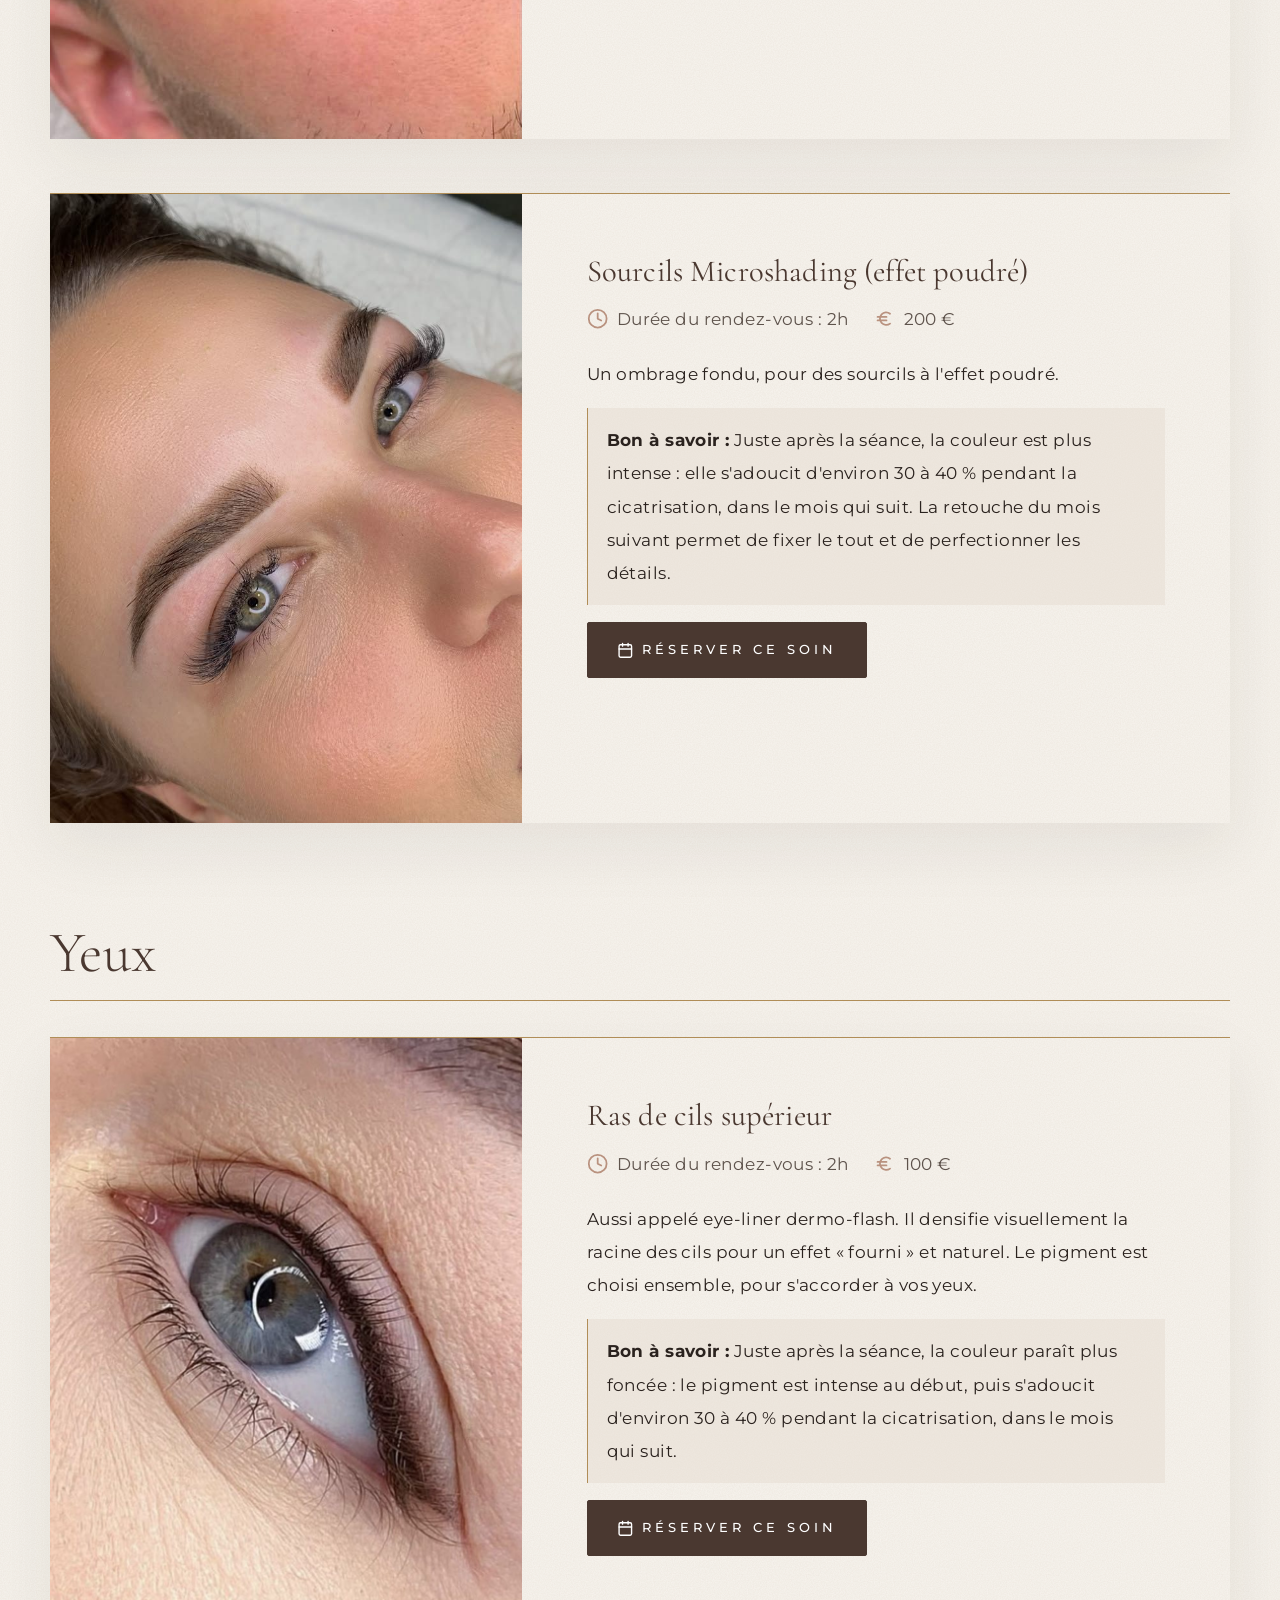
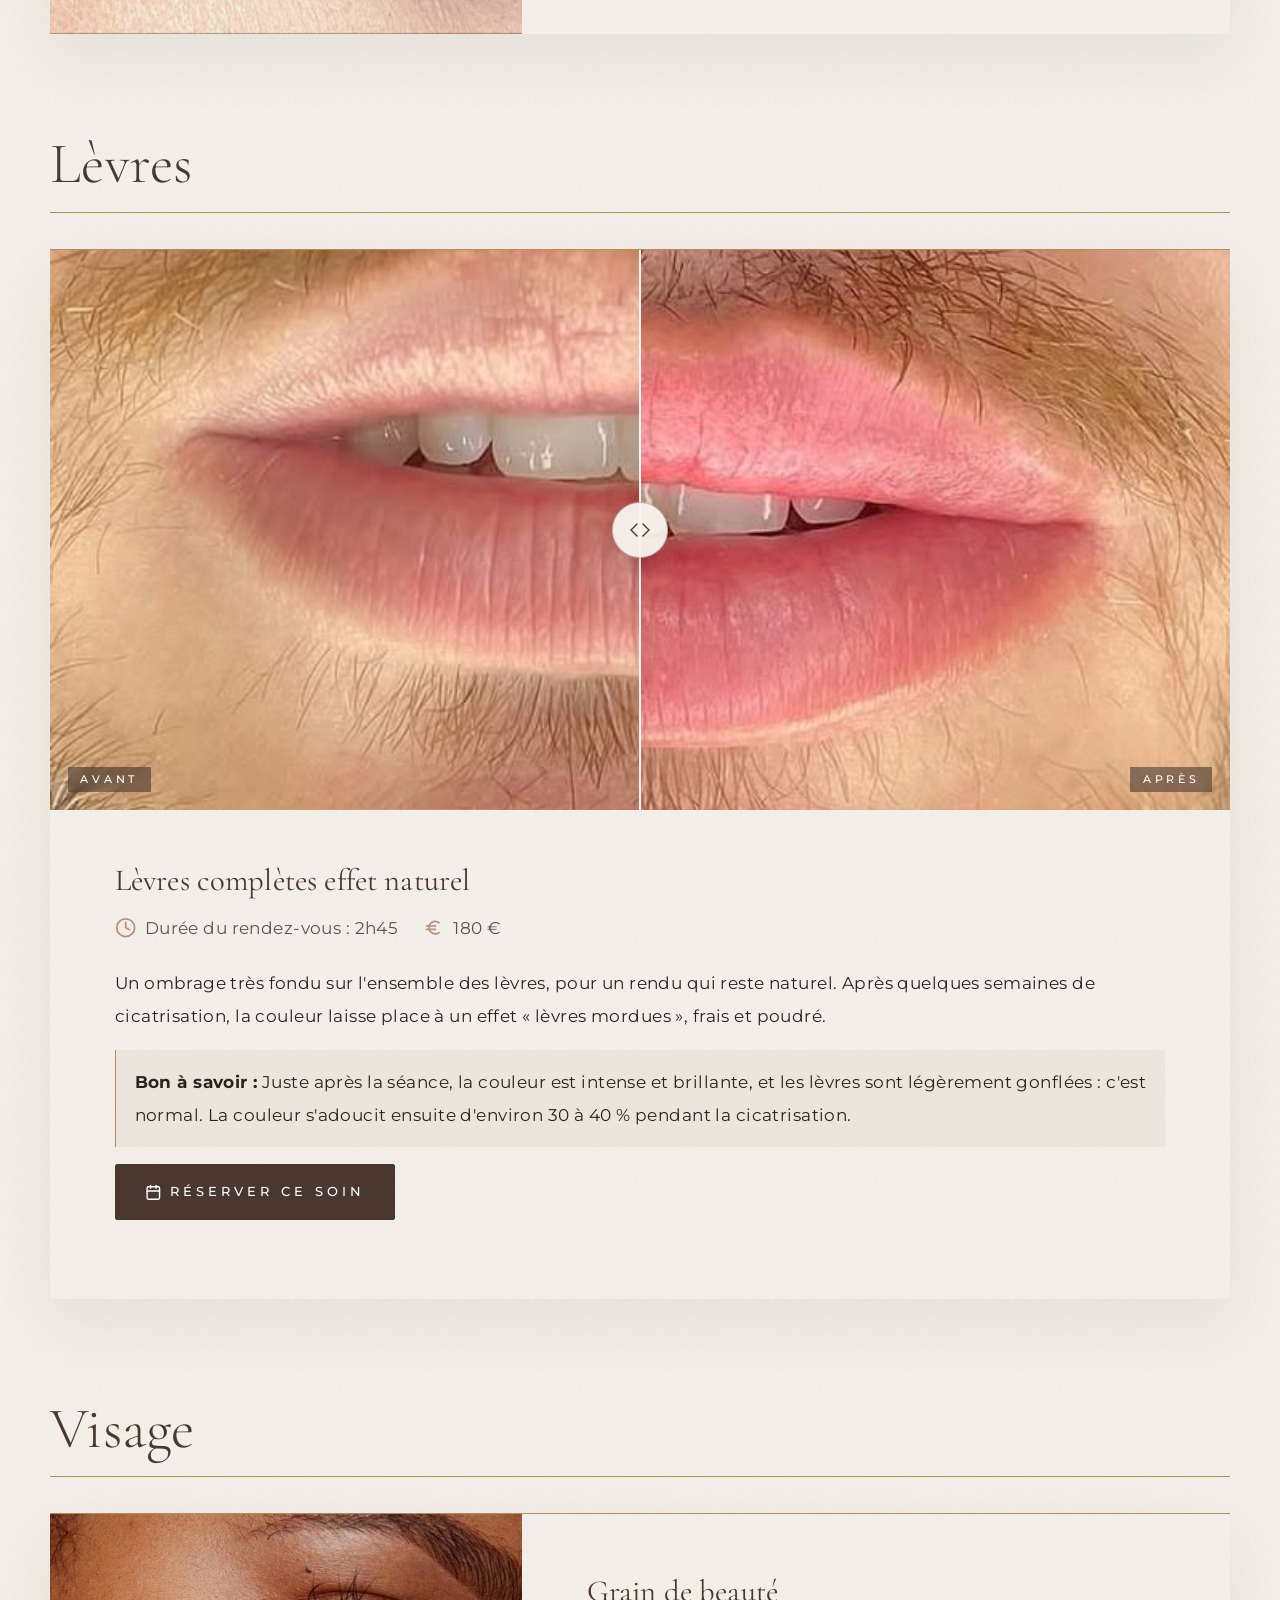
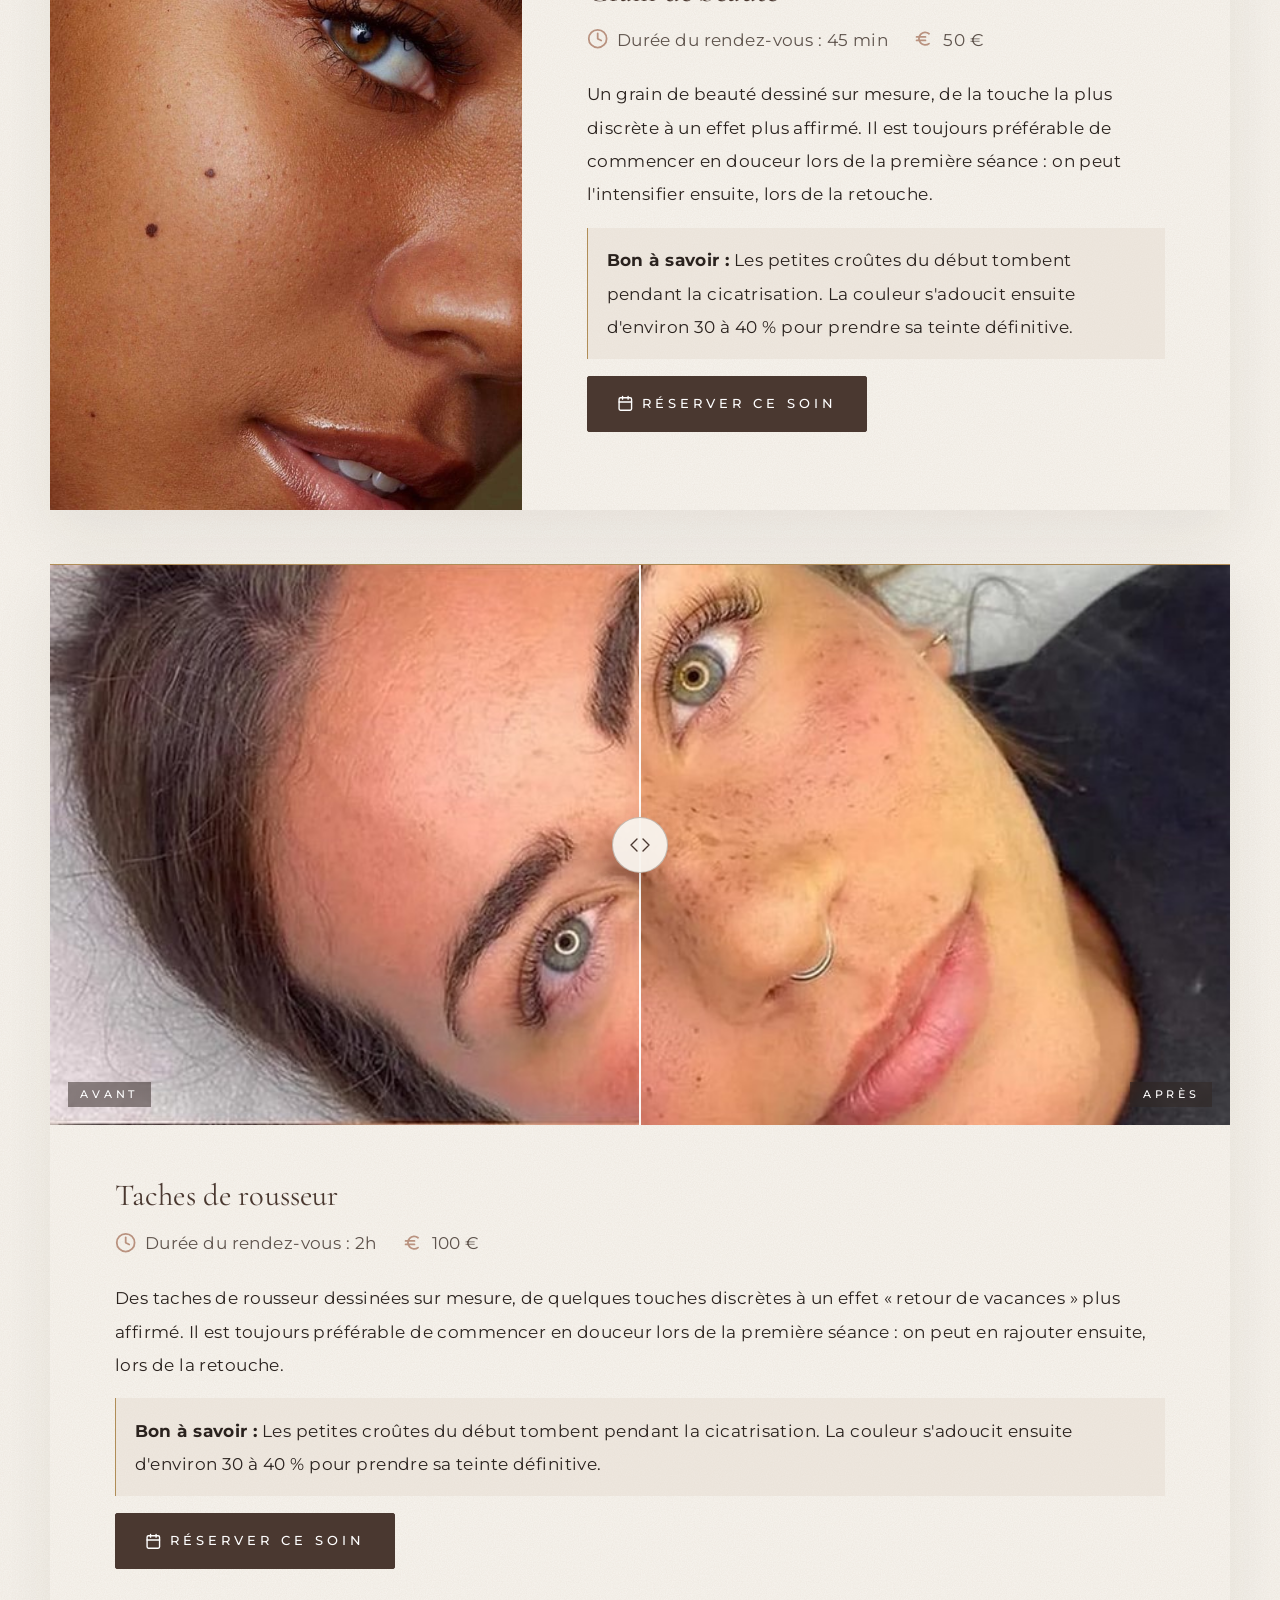
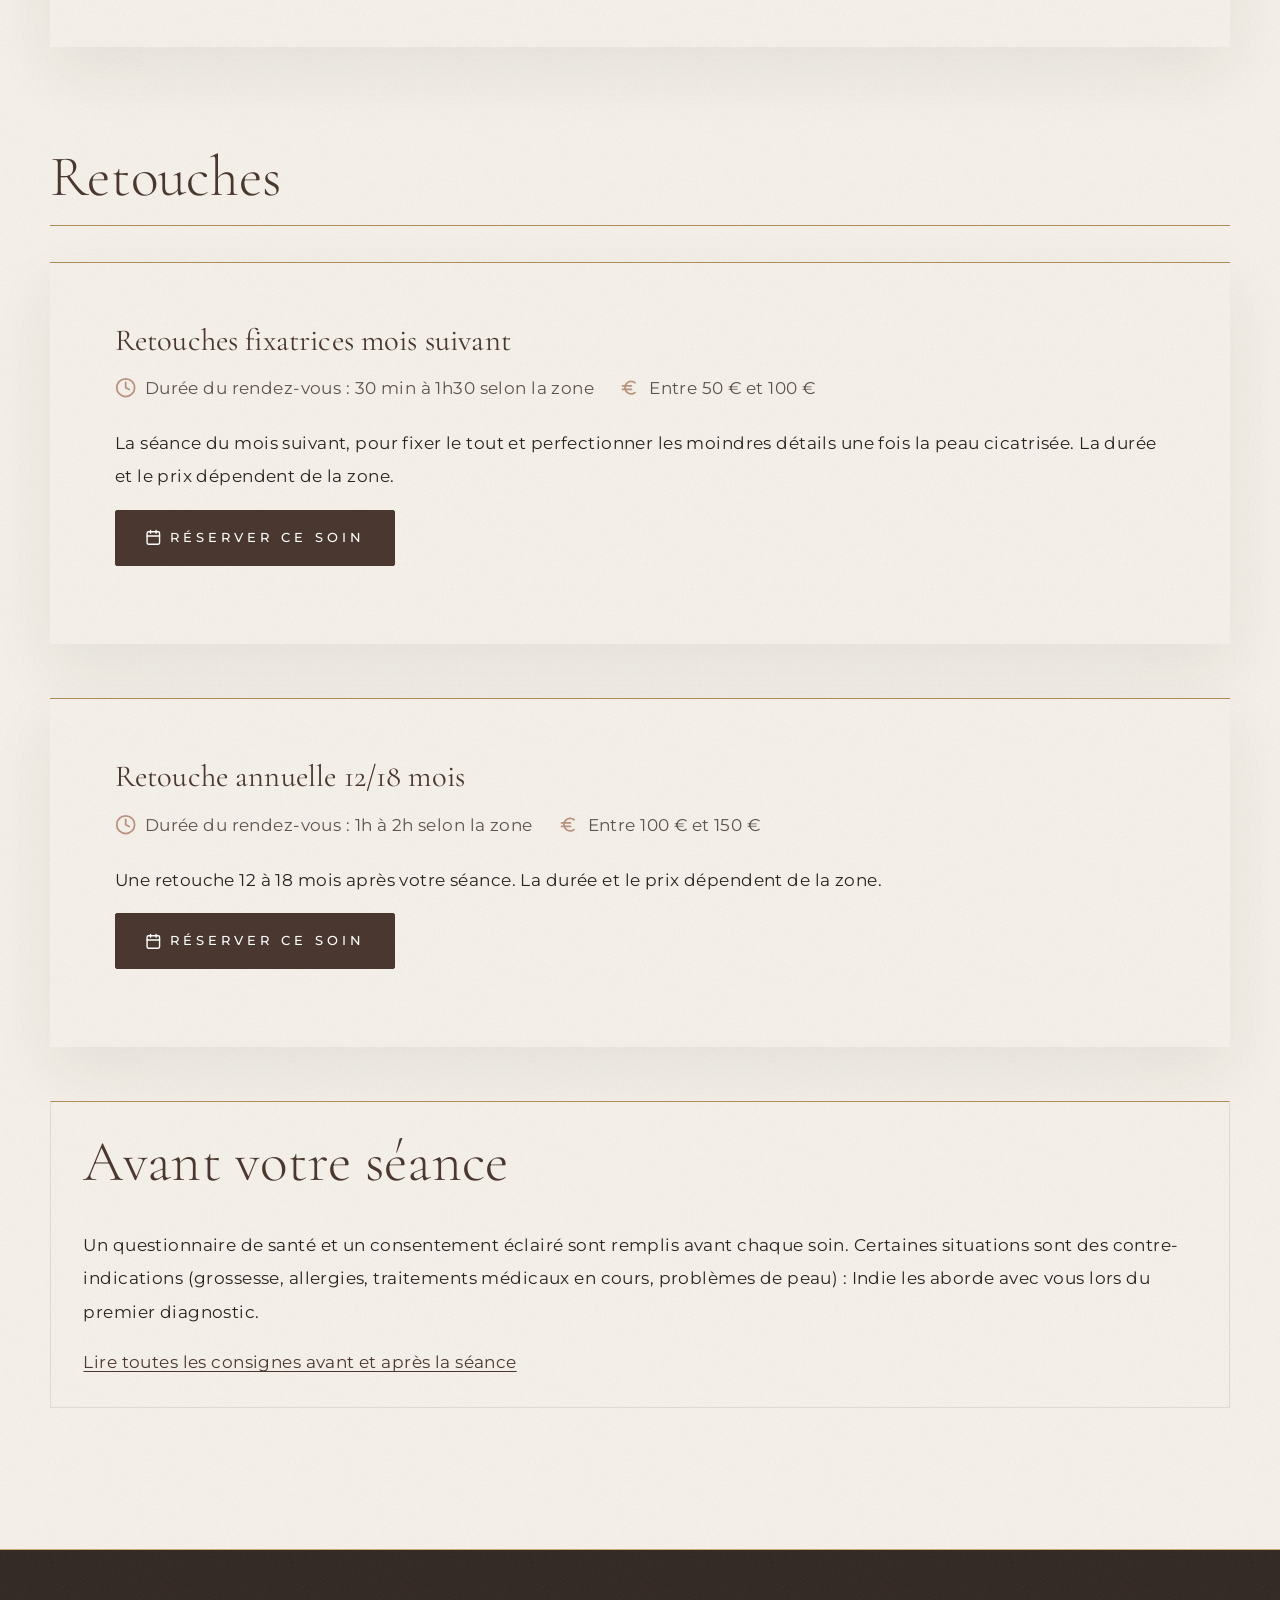
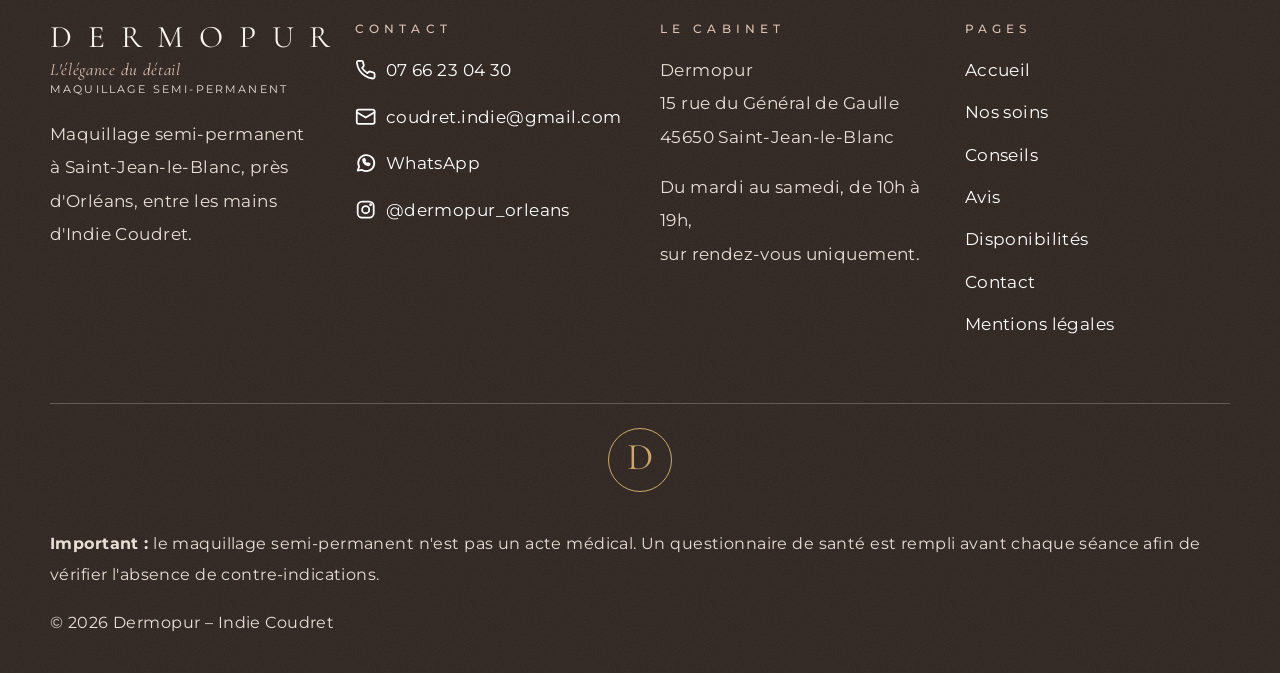
<file: prestations.html>
<!DOCTYPE html>
<html lang="fr">
<head>
  <meta charset="utf-8">
  <meta name="viewport" content="width=device-width, initial-scale=1">
  <title>Nos soins et tarifs – maquillage semi-permanent près d'Orléans | Dermopur</title>
  <meta name="description" content="Soins et tarifs Dermopur : sourcils poil à poil 130 €, microshading 200 €, ras de cils 100 €, lèvres 180 €, grain de beauté 50 €, taches de rousseur 100 €, retouches dès 50 €. Saint-Jean-le-Blanc.">
  <link rel="icon" href="images/favicon.png" type="image/png">
  <link rel="apple-touch-icon" href="images/icone.png">
  <link rel="canonical" href="https://dermo-pur.com/prestations.html">
  <meta property="og:type" content="website">
  <meta property="og:locale" content="fr_FR">
  <meta property="og:site_name" content="Dermopur">
  <meta property="og:url" content="https://dermo-pur.com/prestations.html">
  <meta property="og:title" content="Nos soins et tarifs – maquillage semi-permanent près d'Orléans | Dermopur">
  <meta property="og:description" content="Soins et tarifs Dermopur : sourcils poil à poil 130 €, microshading 200 €, ras de cils 100 €, lèvres 180 €, grain de beauté 50 €, taches de rousseur 100 €, retouches dès 50 €. Saint-Jean-le-Blanc.">
  <meta property="og:image" content="https://dermo-pur.com/images/partage.jpg">
  <meta name="twitter:card" content="summary_large_image">

  <link rel="preconnect" href="https://fonts.googleapis.com">
  <link rel="preconnect" href="https://fonts.gstatic.com" crossorigin>
  <link href="https://fonts.googleapis.com/css2?family=Cormorant+Garamond:ital,wght@0,300;0,400;0,500;1,300;1,400&family=Montserrat:wght@300;400;500&display=swap" rel="stylesheet">
  <link rel="stylesheet" href="style.css?v=19">
  <script>(function(){var r=document.documentElement;if(window.matchMedia&&matchMedia('(prefers-reduced-motion: reduce)').matches)return;r.classList.add('anim');window.SELECTEURS_REVEAL=".accueil__texte > *, .en-tete-page .conteneur > *, .section .centre > *, .section.appel .conteneur > *, .qui-suis-je > *, .carte, .prestation, .categorie-titre, .engagements li, .avis, .moyen, .accordeon, .tableau-defile, .grille-contact > *, .section .encadre--info:not(.creneau-choisi)";setTimeout(function(){if(!r.getAttribute('data-anim-pret'))r.classList.remove('anim')},3500)})();</script>
  <style>html.anim :is(.accueil__texte > *, .en-tete-page .conteneur > *, .section .centre > *, .section.appel .conteneur > *, .qui-suis-je > *, .carte, .prestation, .categorie-titre, .engagements li, .avis, .moyen, .accordeon, .tableau-defile, .grille-contact > *, .section .encadre--info:not(.creneau-choisi)){transition:opacity 1.1s cubic-bezier(.22,.61,.36,1),transform 1.1s cubic-bezier(.22,.61,.36,1),box-shadow .5s,border-color .5s}html.anim :is(.accueil__texte > *, .en-tete-page .conteneur > *, .section .centre > *, .section.appel .conteneur > *, .qui-suis-je > *, .carte, .prestation, .categorie-titre, .engagements li, .avis, .moyen, .accordeon, .tableau-defile, .grille-contact > *, .section .encadre--info:not(.creneau-choisi)):not(.vu){opacity:0;transform:translateY(18px)}</style>
</head>
<body>
  <a class="lien-evitement" href="#contenu">Aller directement au contenu</a>

  <div class="barre-haut">
    <div class="conteneur barre-haut__inner">
      <div class="barre-haut__contacts">
        <a href="tel:+33766230430"><svg class="ic" aria-hidden="true"><use href="images/icones.svg#tel"/></svg> <span>07 66 23 04 30</span></a>
        <a href="https://wa.me/33766230430?text=Bonjour%2C%20je%20souhaiterais%20prendre%20rendez-vous." target="_blank" rel="noopener" data-whatsapp><svg class="ic" aria-hidden="true"><use href="images/icones.svg#whatsapp"/></svg> <span>WhatsApp</span></a>
        <a href="https://www.instagram.com/dermopur_orleans/" target="_blank" rel="noopener"><svg class="ic" aria-hidden="true"><use href="images/icones.svg#instagram"/></svg> <span>Instagram</span></a>
      </div>
      <span class="barre-haut__adresse">15 rue du Général de Gaulle, 45650 Saint-Jean-le-Blanc</span>
    </div>
  </div>

  <header class="entete">
    <div class="conteneur entete__inner">
      <a href="index.html" class="logo" aria-label="Dermopur, l'élégance du détail – retour à l'accueil"><span class="logo__nom">DERMOPUR</span><span class="logo__slogan">L'élégance du détail</span></a>
      <button type="button" class="menu-bouton" aria-expanded="false" aria-controls="menu"><svg class="ic" aria-hidden="true"><use href="images/icones.svg#menu"/></svg> Menu</button>
      <nav id="menu" class="menu" aria-label="Menu principal">
        <ul>
          <li><a href="index.html">Accueil</a></li>
          <li><a href="prestations.html" aria-current="page">Nos soins</a></li>
          <li><a href="conseils.html">Conseils</a></li>
          <li><a href="avis.html">Avis</a></li>
          <li><a href="disponibilites.html">Disponibilités</a></li>
          <li><a href="contact.html">Contact</a></li>
        </ul>
        <a class="bouton bouton--plein menu__rdv" href="contact.html#rendez-vous">Prendre rendez-vous</a>
      </nav>
    </div>
  </header>

  <main id="contenu">
    <section class="en-tete-page">
      <div class="conteneur">
        <p class="surtitre">Soins et tarifs</p>
        <h1>Nos soins</h1>
        <p class="intro">Chaque soin est réalisé sur mesure par Indie, au cabinet de Saint-Jean-le-Blanc. Le premier diagnostic est offert au studio.</p>
      </div>
    </section>

    <section class="section">
      <div class="conteneur etroit">
        <h2 class="centre">Les tarifs</h2>
        <span class="filet" style="margin-inline:auto"></span>
        <div class="tableau-defile">
          <table id="tableau-tarifs">
            <caption class="cache">Tarifs des soins</caption>
            <thead><tr><th scope="col">Soin</th><th scope="col">Durée</th><th scope="col" style="text-align:right">Prix</th></tr></thead>
            <tbody></tbody>
          </table>
        </div>
        <p class="bon-a-savoir" style="margin-top:1.5rem"><strong>Bon à savoir :</strong> juste après la séance, la couleur est plus intense. Elle s'adoucit d'environ 30 à 40 % pendant la cicatrisation, dans le mois qui suit. La retouche du mois suivant permet de fixer le tout.</p>
      </div>
    </section>

    <section class="section section--ivoire" style="padding-top:1rem">
      <div class="conteneur">
        <div id="liste-prestations"></div>
        <div class="encadre encadre--info" style="margin-top:3rem">
          <h2>Avant votre séance</h2>
          <p>Un questionnaire de santé et un consentement éclairé sont remplis avant chaque soin. Certaines situations sont des contre-indications (grossesse, allergies, traitements médicaux en cours, problèmes de peau) : Indie les aborde avec vous lors du premier diagnostic.</p>
          <p style="margin:0"><a href="conseils.html">Lire toutes les consignes avant et après la séance</a></p>
        </div>
      </div>
    </section>
  </main>

  <footer class="pied">
    <div class="conteneur pied__grille">
      <div>
        <a href="index.html" class="logo"><span class="logo__nom">DERMOPUR</span><span class="logo__slogan">L'élégance du détail</span><span class="logo__sous">Maquillage semi-permanent</span></a>
        <p>Maquillage semi-permanent à Saint-Jean-le-Blanc, près d'Orléans, entre les mains d'Indie Coudret.</p>
      </div>
      <div>
        <h2>Contact</h2>
        <ul>
          <li><a href="tel:+33766230430"><svg class="ic" aria-hidden="true"><use href="images/icones.svg#tel"/></svg> 07 66 23 04 30</a></li>
          <li><a href="mailto:coudret.indie@gmail.com"><svg class="ic" aria-hidden="true"><use href="images/icones.svg#mail"/></svg> coudret.indie@gmail.com</a></li>
          <li><a href="https://wa.me/33766230430?text=Bonjour%2C%20je%20souhaiterais%20prendre%20rendez-vous." target="_blank" rel="noopener" data-whatsapp><svg class="ic" aria-hidden="true"><use href="images/icones.svg#whatsapp"/></svg> WhatsApp</a></li>
          <li><a href="https://www.instagram.com/dermopur_orleans/" target="_blank" rel="noopener"><svg class="ic" aria-hidden="true"><use href="images/icones.svg#instagram"/></svg> @dermopur_orleans</a></li>
        </ul>
      </div>
      <div>
        <h2>Le cabinet</h2>
        <p>Dermopur<br>15 rue du Général de Gaulle<br>45650 Saint-Jean-le-Blanc</p>
        <p>Du mardi au samedi, de 10h à 19h,<br>sur rendez-vous uniquement.</p>
      </div>
      <div>
        <h2>Pages</h2>
        <ul>
          <li><a href="index.html">Accueil</a></li>
          <li><a href="prestations.html">Nos soins</a></li>
          <li><a href="conseils.html">Conseils</a></li>
          <li><a href="avis.html">Avis</a></li>
          <li><a href="disponibilites.html">Disponibilités</a></li>
          <li><a href="contact.html">Contact</a></li>
          <li><a href="mentions-legales.html">Mentions légales</a></li>
        </ul>
      </div>
    </div>
    <div class="conteneur pied__mention">
      <p class="monogramme-ligne"><span class="monogramme" aria-hidden="true">D</span></p>
      <p><strong>Important :</strong> le maquillage semi-permanent n'est pas un acte médical. Un questionnaire de santé est rempli avant chaque séance afin de vérifier l'absence de contre-indications.</p>
      <p>© <span data-annee>2026</span> Dermopur – Indie Coudret</p>
    </div>
  </footer>

  <nav class="actions-mobiles" aria-label="Contact rapide">
    <a class="appeler" href="tel:+33766230430"><svg class="ic" aria-hidden="true"><use href="images/icones.svg#tel"/></svg>Appeler</a>
    <a href="https://wa.me/33766230430?text=Bonjour%2C%20je%20souhaiterais%20prendre%20rendez-vous." target="_blank" rel="noopener" data-whatsapp><svg class="ic" aria-hidden="true"><use href="images/icones.svg#whatsapp"/></svg>WhatsApp</a>
    <a href="https://www.instagram.com/dermopur_orleans/" target="_blank" rel="noopener"><svg class="ic" aria-hidden="true"><use href="images/icones.svg#instagram"/></svg>Instagram</a>
    <a class="rdv" href="contact.html#rendez-vous"><svg class="ic" aria-hidden="true"><use href="images/icones.svg#calendrier"/></svg>Réserver</a>
  </nav>

  <script src="mes-contenus/prestations-et-tarifs.js?v=19"></script>
  <script src="site.js?v=19"></script>
</body>
</html>
</file>
<file: style.css>
/* =========================================================
   DERMOPUR – feuille de style (palette grain de sable, typographie éditoriale)
   Les couleurs du site sont réglées juste en dessous.
   ========================================================= */
:root {
  /* Palette « grain de sable » : épurée, moderne, élégante */
  --cacao: #4a3830;          /* couleur principale : logo, titres, boutons */
  --cacao-fonce: #2e2420;    /* bandeau du haut, pied de page, survols */
  --taupe: #6e5e50;          /* petits titres en capitales (lisible sur fond clair) */
  --nude: #b9927f;           /* filets fins et touches de couleur */
  --nude-clair: #dcc3b6;     /* petits textes sur fond cacao */
  --pierre: #e8dfd3;         /* bandes de fond (pierre claire) */
  --or: #c9a96e;             /* doré : détails sur fond foncé (comme la carte de visite) */
  --or-profond: #b08d57;     /* doré plus profond : détails sur fond clair */
  --or-texte: #7a6145;       /* doré lisible sur fond clair (étoiles) */
  --creme: #f2ece4;          /* fond général (sable) */
  --ivoire: #f8f4ee;         /* fond des cartes (lin) */
  --poudre: #e8dfd3;         /* fond des bandes */
  --filet: #ddd2c4;          /* lignes fines */
  --encre: #2a221e;          /* texte principal (espresso) */
  --encre-douce: #5e534c;    /* texte secondaire */
  --erreur: #a3182b;
  --ombre: 0 24px 60px rgba(46, 36, 32, .07);
  --rayon: 2px;
  --titres: "Cormorant Garamond", "Cormorant", Georgia, "Times New Roman", serif;
  --texte: "Montserrat", "Helvetica Neue", Arial, sans-serif;
  /* grain discret, façon papier d'art */
  --grain: url("data:image/svg+xml,%3Csvg xmlns='http://www.w3.org/2000/svg' width='240' height='240'%3E%3Cfilter id='g'%3E%3CfeTurbulence type='fractalNoise' baseFrequency='.85' numOctaves='3' stitchTiles='stitch'/%3E%3CfeColorMatrix values='0 0 0 0 .35 0 0 0 0 .28 0 0 0 0 .22 0 0 0 .55 0'/%3E%3C/filter%3E%3Crect width='100%25' height='100%25' filter='url(%23g)' opacity='.22'/%3E%3C/svg%3E");
}

*, *::before, *::after { box-sizing: border-box; }
html { font-size: 112.5%; scroll-behavior: smooth; -webkit-text-size-adjust: 100%; }
@media (prefers-reduced-motion: reduce) { html { scroll-behavior: auto; } * { transition: none !important; animation: none !important; } }

body {
  margin: 0;
  background: var(--creme);
  color: var(--encre);
  font-family: var(--texte);
  font-size: 1rem;
  line-height: 1.75;
}
img { max-width: 100%; height: auto; display: block; }
a { color: var(--cacao); text-underline-offset: 3px; }
a:hover { color: var(--cacao-fonce); }
:focus-visible { outline: 3px solid var(--cacao); outline-offset: 3px; }

h1, h2, h3 { font-family: var(--titres); color: var(--cacao); line-height: 1.2; font-weight: 500; }
h1 { font-size: clamp(2.1rem, 5.5vw, 3.4rem); margin: 0 0 .5em; }
h2 { font-size: clamp(1.6rem, 3.6vw, 2.3rem); margin: 0 0 .6em; }
h3 { font-size: 1.3rem; margin: 1.4em 0 .4em; }
p { margin: 0 0 1em; }

.ic { width: 1.25em; height: 1.25em; flex: none; vertical-align: -.25em; }
.conteneur { width: min(1140px, 100% - 2.5rem); margin-inline: auto; }
.etroit { width: min(780px, 100% - 2.5rem); margin-inline: auto; }
[hidden] { display: none !important; }
.cache { position: absolute !important; left: -9999px !important; }
.centre { text-align: center; }

.lien-evitement { position: absolute; left: -9999px; top: 0; background: var(--cacao); color: #fff; padding: .6em 1em; z-index: 100; }
.lien-evitement:focus { left: 1rem; top: 1rem; color: #fff; }

/* ---------- Logo en lettres espacées ---------- */
.logo { display: inline-flex; flex-direction: column; align-items: center; text-decoration: none; color: var(--cacao); line-height: 1; }
.logo__nom { font-family: var(--titres); font-weight: 500; font-size: 1.45rem; letter-spacing: .42em; margin-right: -.42em; }
.logo__sous { font-family: var(--texte); font-size: .6rem; letter-spacing: .2em; text-transform: uppercase; margin-top: .5em; color: var(--taupe); margin-right: -.2em; white-space: nowrap; }
.logo:hover { color: var(--cacao-fonce); }
.logo__slogan { font-family: var(--titres); font-style: italic; font-size: .82rem; letter-spacing: .03em; margin-top: .45em; color: var(--taupe); white-space: nowrap; }
.pied .logo__slogan { color: #f3e6e8; font-size: .95rem; }
.pied .logo__sous { margin-top: .6em; }
@media (max-width: 380px) {
  .logo__nom { font-size: 1.1rem; letter-spacing: .26em; margin-right: -.26em; }
  .logo__sous { font-size: .5rem; letter-spacing: .12em; margin-right: -.12em; }
  .entete__inner { gap: .5rem; }
  .entete .menu-bouton { padding: .55em .6em; letter-spacing: .06em; }
}

/* ---------- Petits titres et filets ---------- */
.surtitre { display: block; font-family: var(--texte); font-weight: 500; letter-spacing: .28em; text-transform: uppercase; font-size: .78rem; color: var(--taupe); margin-bottom: .9rem; }
.filet { display: block; width: 56px; height: 1px; background: var(--cacao); margin: 1.2rem 0 1.6rem; border: 0; }
.centre .filet { margin-inline: auto; }
.intro { font-size: 1.15rem; color: var(--encre-douce); max-width: 44em; }
.centre .intro { margin-inline: auto; }

/* ---------- Boutons ---------- */
.bouton {
  display: inline-flex; align-items: center; justify-content: center; gap: .6em;
  min-height: 54px; padding: .75em 1.6em;
  border: 1px solid var(--cacao); border-radius: var(--rayon);
  background: transparent; color: var(--cacao);
  font: 500 .9rem/1.2 var(--texte); letter-spacing: .14em; text-transform: uppercase;
  text-decoration: none; text-align: center; cursor: pointer;
  transition: background .25s, color .25s, border-color .25s;
}
.bouton:hover { background: var(--cacao); color: #fff; }
.bouton--plein { background: var(--cacao); color: #fff; }
.bouton--plein:hover { background: var(--cacao-fonce); border-color: var(--cacao-fonce); color: #fff; }
.bouton--grand { min-height: 60px; font-size: .95rem; padding: .85em 2em; }
.bouton--clair { border-color: #fff; color: #fff; }
.bouton--clair:hover { background: #fff; color: var(--cacao); }
.bouton--blanc { background: #fff; border-color: #fff; color: var(--cacao); }
.bouton--blanc:hover { background: var(--creme); color: var(--cacao-fonce); }
.boutons { display: flex; flex-wrap: wrap; gap: .8rem; }
.centre .boutons, .boutons--centre { justify-content: center; }

/* ---------- Barre du haut ---------- */
.barre-haut { background: var(--cacao-fonce); color: #fff; font-size: .85rem; }
.barre-haut__inner { display: flex; flex-wrap: wrap; align-items: center; justify-content: space-between; gap: .3rem 1.2rem; padding: .3rem 0; }
.barre-haut a { color: #fff; text-decoration: none; display: inline-flex; gap: .45em; align-items: center; min-height: 40px; letter-spacing: .04em; }
.barre-haut a:hover { text-decoration: underline; }
.barre-haut__contacts { display: flex; flex-wrap: wrap; gap: .1rem 1.4rem; }
@media (max-width: 699px) { .barre-haut__contacts a:not(:first-child) span { display: none; } .barre-haut__contacts { gap: 0 1.1rem; } }
.barre-haut__adresse { display: none; letter-spacing: .04em; }
@media (min-width: 700px) { .barre-haut__adresse { display: inline; } }

/* ---------- En-tête et menu ---------- */
.entete { position: sticky; top: 0; z-index: 50; background: rgba(255, 252, 248, .97); border-bottom: 1px solid var(--filet); }
.entete__inner { display: flex; align-items: center; justify-content: space-between; gap: 1rem; min-height: 84px; }
.menu-bouton {
  display: inline-flex; align-items: center; gap: .5em;
  background: transparent; color: var(--cacao); border: 1px solid var(--cacao); border-radius: var(--rayon);
  padding: .55em 1em; min-height: 48px; font: 500 .85rem var(--texte); letter-spacing: .14em; text-transform: uppercase; cursor: pointer;
}
.menu { display: none; }
.menu.ouvert { display: block; position: absolute; left: 0; right: 0; top: 100%; background: var(--ivoire); border-bottom: 1px solid var(--filet); box-shadow: var(--ombre); padding: .5rem 1.25rem 1.25rem; }
.menu ul { list-style: none; margin: 0; padding: 0; }
.menu li a { display: block; padding: .85em .3em; font-size: 1.05rem; color: var(--encre); text-decoration: none; border-bottom: 1px solid var(--filet); }
.menu li a[aria-current="page"] { color: var(--cacao); font-weight: 600; }
.menu__rdv { margin-top: 1rem; width: 100%; }
@media (min-width: 1260px) {
  .menu-bouton { display: none; }
  .menu, .menu.ouvert { display: flex; align-items: center; gap: 1.2rem; position: static; background: none; border: 0; box-shadow: none; padding: 0; }
  .menu ul { display: flex; gap: .2rem; }
  .menu li a { border: 0; font-size: .8rem; letter-spacing: .14em; text-transform: uppercase; padding: .6em .7em; white-space: nowrap; border-bottom: 1px solid transparent; }
  .menu li a:hover { color: var(--cacao); border-bottom-color: var(--filet); }
  .menu li a[aria-current="page"] { border-bottom-color: var(--cacao); font-weight: 500; }
  .menu__rdv { margin: 0; width: auto; min-height: 48px; white-space: nowrap; }
}

/* ---------- Sections ---------- */
.section { padding: clamp(3.5rem, 8vw, 6.5rem) 0; }
.section--ivoire { background: var(--ivoire); }
.section--poudre { background: var(--poudre); }
.en-tete-page { background: var(--ivoire); padding: clamp(3rem, 7vw, 5rem) 0 clamp(2.5rem, 5vw, 3.5rem); border-bottom: 1px solid var(--filet); text-align: center; }
.en-tete-page h1 { margin-bottom: .3em; }
.en-tete-page .intro { margin: 0 auto; }

/* ---------- Accueil ---------- */
.accueil { background: var(--ivoire); border-bottom: 1px solid var(--filet); }
.accueil__grille { display: grid; gap: 2.5rem; align-items: center; padding: clamp(3rem, 8vw, 6rem) 0; }
.accueil h1 { font-size: clamp(2.3rem, 6vw, 3.8rem); }
.accueil h1 em { font-style: italic; color: var(--taupe); }
.accueil__texte .intro { font-size: 1.2rem; }
.accueil__photo { aspect-ratio: 4 / 5; max-height: 600px; outline: 1px solid var(--filet); outline-offset: 14px; margin: 14px; }
.reperes { list-style: none; padding: 0; margin: 2.2rem 0 0; display: grid; gap: .55rem; }
.reperes li { display: flex; gap: .7em; align-items: center; }
.reperes .ic { color: var(--cacao); }
@media (min-width: 900px) { .accueil__grille { grid-template-columns: 1.1fr .9fr; gap: 4rem; } }

.deux-colonnes { display: grid; gap: 2.5rem; align-items: center; }
@media (min-width: 900px) { .deux-colonnes { grid-template-columns: 1fr 1fr; gap: 5rem; } .deux-colonnes--inverse > :first-child { order: 2; } }
.photo-cadre { aspect-ratio: 4 / 5; max-width: 460px; margin: 14px auto; width: calc(100% - 28px); outline: 1px solid var(--filet); outline-offset: 14px; }
.signature { font-family: var(--titres); font-style: italic; font-size: 1.35rem; color: var(--cacao); margin-top: 1.5rem; }

/* Engagements (hygiène) */
.engagements { list-style: none; padding: 0; margin: 2.5rem 0 0; display: grid; gap: 1px; background: var(--filet); border: 1px solid var(--filet); grid-template-columns: repeat(auto-fit, minmax(min(100%, 240px), 1fr)); }
.engagements li { background: var(--ivoire); padding: 1.8rem 1.6rem; }
.engagements strong { display: block; font-family: var(--titres); font-weight: 500; font-size: 1.2rem; color: var(--cacao); margin-bottom: .4rem; }
.engagements p { margin: 0; color: var(--encre-douce); }

/* Cartes des prestations */
.cartes { display: grid; gap: 1.5rem; grid-template-columns: repeat(auto-fit, minmax(min(100%, 300px), 1fr)); margin-top: 2.5rem; }
.carte { background: var(--ivoire); border: 1px solid var(--filet); display: flex; flex-direction: column; transition: box-shadow .25s; }
.carte:hover { box-shadow: var(--ombre); }
.carte__photo { aspect-ratio: 4 / 3; }
.carte__corps { padding: 1.5rem 1.6rem 1.7rem; display: flex; flex-direction: column; flex: 1; }
.carte__categorie { margin: 0 0 .3rem; font-size: .75rem; letter-spacing: .26em; text-transform: uppercase; color: var(--taupe); }
.carte h3 { margin: 0 0 .4em; font-size: 1.3rem; }
.carte__infos { color: var(--encre-douce); flex: 1; }
.carte__lien { font-size: .82rem; letter-spacing: .14em; text-transform: uppercase; text-decoration: none; border-bottom: 1px solid currentColor; align-self: flex-start; padding-bottom: .1em; }

/* Étapes numérotées */
.etapes { list-style: none; padding: 0; margin: 2.5rem 0 0; display: grid; gap: 1.5rem; grid-template-columns: repeat(auto-fit, minmax(min(100%, 240px), 1fr)); counter-reset: etape; }
.etapes li { background: var(--ivoire); border: 1px solid var(--filet); padding: 1.8rem 1.6rem; counter-increment: etape; }
.etapes li::before { content: "0" counter(etape); display: block; font: 500 1.9rem var(--titres); color: var(--cacao); margin-bottom: .6rem; }
.etapes h3 { margin-top: 0; }
.etapes p { margin: 0; color: var(--encre-douce); }

/* Bandeau d'appel */
.appel { background: var(--cacao); color: #fff; text-align: center; }
.appel h2, .appel p { color: #fff; }
.appel .surtitre { color: #e9cfd3; }
.appel .filet { background: #fff; }

/* ---------- Photos (cadre « Photo à venir » si la photo n'est pas encore là) ---------- */
.photo { position: relative; background: var(--poudre); overflow: hidden; }
.photo img { width: 100%; height: 100%; object-fit: cover; object-position: center 35%; }
.photo--absente img { display: none; }
.photo--absente::after { content: "Photo à venir"; position: absolute; inset: 0; display: grid; place-items: center; font-family: var(--titres); font-style: italic; font-size: 1.1rem; color: var(--taupe); }

/* ---------- Page Prestations ---------- */
.tableau-defile { overflow-x: auto; border: 1px solid var(--filet); background: var(--ivoire); }
table { width: 100%; border-collapse: collapse; }
th, td { padding: .95rem 1.3rem; text-align: left; border-top: 1px solid var(--filet); }
thead th { font-size: .78rem; letter-spacing: .2em; text-transform: uppercase; font-weight: 500; color: var(--taupe); border-top: 0; }
td.prix { font-family: var(--titres); font-size: 1.15rem; color: var(--cacao); white-space: nowrap; text-align: right; }
th[scope="row"] { font-weight: 400; }
th[scope="row"] a { color: var(--encre); text-decoration: none; }
th[scope="row"] a:hover { color: var(--cacao); text-decoration: underline; }
.tarifs__groupe th { background: var(--poudre); font-family: var(--titres); font-weight: 500; font-size: 1.1rem; color: var(--cacao); padding-block: .7rem; }
#tableau-tarifs td:nth-child(2) { color: var(--encre-douce); white-space: nowrap; }
@media (max-width: 520px) { th, td { padding: .8rem .8rem; } }

.categorie-titre { margin: 4rem 0 1.5rem; padding-bottom: .6rem; border-bottom: 1px solid var(--filet); }
.prestation { display: grid; background: var(--ivoire); border: 1px solid var(--filet); margin-bottom: 2rem; scroll-margin-top: 110px; }
.prestation__photo { aspect-ratio: 4 / 3; }
.prestation__texte { padding: 1.6rem 1.5rem 1.8rem; }
.prestation h3 { margin: 0 0 .2em; font-size: clamp(1.35rem, 3vw, 1.7rem); }
@media (min-width: 900px) {
  .prestation { grid-template-columns: 2fr 3fr; }
  .prestation__photo { aspect-ratio: auto; min-height: 100%; }
  .prestation__texte { padding: 2.4rem 2.6rem; }
}
.infos { display: flex; flex-wrap: wrap; gap: .5rem 1.4rem; list-style: none; padding: 0; margin: .8rem 0 1.2rem; }
.infos li { display: inline-flex; align-items: center; gap: .5em; color: var(--encre-douce); }
.infos .ic { color: var(--cacao); }
.bon-a-savoir { background: var(--creme); border-left: 2px solid var(--cacao); padding: .9em 1.1em; font-size: .95rem; }

.liste-soin { list-style: none; padding: 0; margin: 0 0 1em; }
.liste-soin li { position: relative; padding-left: 1.8em; margin-bottom: .6em; }
.liste-soin li::before { content: ""; position: absolute; left: .2em; top: .75em; width: .6em; height: 1px; background: var(--cacao); }

/* ---------- Encadrés ---------- */
.encadre { background: var(--ivoire); border: 1px solid var(--filet); padding: 1.6rem 1.8rem; }
.encadre h2, .encadre h3 { margin-top: 0; }
.encadre--info { border-color: var(--cacao); }
.encadre--attention { background: #fbf3f0; border: 1px solid var(--cacao); margin: 1rem 0; padding: 1.1rem 1.3rem; }
.avertissement { display: flex; gap: 1rem; align-items: flex-start; }
.avertissement .ic { color: var(--cacao); width: 1.8rem; height: 1.8rem; }

/* Chronologie de la cicatrisation */
.chrono { list-style: none; padding: 0; margin: 2rem 0 0; border-left: 1px solid var(--cacao); }
.chrono li { position: relative; padding: 0 0 1.8rem 1.8rem; }
.chrono li::before { content: ""; position: absolute; left: -6px; top: .55em; width: 11px; height: 11px; border-radius: 50%; background: var(--creme); border: 1px solid var(--cacao); }
.chrono strong { display: block; font-family: var(--titres); font-weight: 500; font-size: 1.2rem; color: var(--cacao); }
.chrono p { margin: .2rem 0 0; }

.grille-conseils { display: grid; gap: 1.5rem; grid-template-columns: repeat(auto-fit, minmax(min(100%, 320px), 1fr)); margin-top: 2rem; }
.grille-conseils .encadre h3 { font-size: 1.25rem; }
.grille-conseils .encadre p:last-child, .grille-conseils .encadre ul:last-child { margin-bottom: 0; }

/* ---------- Contact ---------- */
.moyens { display: grid; gap: 1rem; grid-template-columns: repeat(auto-fit, minmax(min(100%, 240px), 1fr)); margin: 2rem 0 0; }
.moyen { display: flex; gap: 1rem; align-items: center; background: var(--ivoire); border: 1px solid var(--filet); padding: 1.1rem 1.2rem; color: var(--encre); text-decoration: none; transition: border-color .25s; }
.moyen:hover { border-color: var(--cacao); color: var(--encre); }
.moyen__icone { display: grid; place-items: center; width: 50px; height: 50px; border-radius: 50%; border: 1px solid var(--cacao); color: var(--cacao); flex: none; }
.moyen__icone .ic { width: 22px; height: 22px; }
.moyen strong { display: block; font-weight: 500; }
.moyen span { color: var(--encre-douce); font-size: .95rem; word-break: break-word; }

.grille-contact { display: grid; gap: 3rem; }
@media (min-width: 950px) { .grille-contact { grid-template-columns: 1fr 1.1fr; align-items: start; } }
.horaires { width: 100%; }
.horaires th, .horaires td { padding: .55rem 0; border-top: 1px solid var(--filet); }
.horaires th { font-weight: 400; }
.horaires td { text-align: right; }
.carte-plan { border: 1px solid var(--filet); margin-top: 1rem; }
.carte-plan iframe { display: block; width: 100%; height: 320px; border: 0; }

.formulaire { background: var(--ivoire); border: 1px solid var(--filet); padding: clamp(1.3rem, 4vw, 2.4rem); scroll-margin-top: 100px; }
.champ { margin-bottom: 1.2rem; }
.champ label { display: block; font-weight: 500; margin-bottom: .35rem; }
.champ .aide { display: block; font-weight: 400; color: var(--encre-douce); font-size: .92rem; }
.champ input, .champ select, .champ textarea {
  width: 100%; min-height: 54px; padding: .7rem .9rem;
  border: 1px solid #b9a69a; border-radius: var(--rayon); background: #fff;
  font: 1rem var(--texte); color: var(--encre);
}
.champ textarea { min-height: 130px; resize: vertical; }
.champ input:focus, .champ select:focus, .champ textarea:focus { border-color: var(--cacao); outline: 2px solid var(--cacao); outline-offset: 0; }
.champs-duo { display: grid; gap: 0 1rem; }
@media (min-width: 600px) { .champs-duo { grid-template-columns: 1fr 1fr; } }
.case { display: flex; gap: .7rem; align-items: flex-start; font-weight: 400 !important; }
.case input { width: 24px; height: 24px; min-height: 0; margin-top: .2em; flex: none; accent-color: var(--cacao); }
.obligatoire { color: var(--erreur); }
.creneau-choisi { display: none; }
.creneau-choisi.visible { display: block; margin-bottom: 1.5rem; }

.form-erreur { background: #fdeef0; border: 1px solid var(--erreur); padding: .9rem 1.1rem; margin: 0 0 1rem; color: #5e0d18; }
.form-erreur a { color: #5e0d18; }
.form-erreur--info { background: #fbf3f0; border-color: var(--cacao); color: var(--encre); }
.champ--erreur input:not([type=checkbox]) { border-color: var(--erreur); background: #fff8f8; }
.champ--erreur .case { outline: 2px solid var(--erreur); outline-offset: 4px; }
.ou-separateur { display: flex; align-items: center; gap: .8rem; margin: 1rem 0; color: var(--encre-douce); font-size: .85rem; letter-spacing: .2em; text-transform: uppercase; }
.ou-separateur::before, .ou-separateur::after { content: ""; flex: 1; height: 1px; background: var(--filet); }

/* ---------- Réservation : prestation, puis heure, puis coordonnées ---------- */
.etape-titre { display: flex; align-items: center; gap: .9rem; font-size: clamp(1.35rem, 3vw, 1.8rem); margin: 0 0 1.2rem; }
.etape-numero { display: inline-grid; place-items: center; flex: none; width: 46px; height: 46px; border-radius: 50%; border: 1px solid var(--cacao); color: var(--cacao); font: 500 1.15rem var(--titres); }
.etape-aide { color: var(--encre-douce); }
.choix-groupe { margin-bottom: 1.4rem; }
.choix-groupe__titre { font-family: var(--texte); font-size: .78rem; letter-spacing: .26em; text-transform: uppercase; font-weight: 500; color: var(--taupe); margin: 0 0 .6rem; }
.durees { display: grid; gap: .7rem; grid-template-columns: repeat(auto-fill, minmax(min(100%, 250px), 1fr)); }
.duree { display: grid; grid-template-columns: 1fr auto; align-items: baseline; gap: .1rem 1rem; padding: 1rem 1.2rem; min-height: 80px; text-align: left; background: var(--ivoire); border: 1px solid var(--filet); border-radius: var(--rayon); color: var(--encre); cursor: pointer; font: 1rem var(--texte); transition: border-color .2s, background .2s; }
.duree:hover { border-color: var(--cacao); }
.duree__temps { font-weight: 500; line-height: 1.35; }
.duree__prix { font-family: var(--titres); font-size: 1.25rem; color: var(--cacao); white-space: nowrap; }
.duree__sous { grid-column: 1 / -1; font-size: .9rem; color: var(--encre-douce); }
.duree[aria-pressed="true"] { background: var(--cacao); border-color: var(--cacao); color: #fff; }
.duree[aria-pressed="true"] .duree__prix, .duree[aria-pressed="true"] .duree__sous { color: #fff; }
.etape-creneau { margin-top: 3rem; scroll-margin-top: 110px; }
.semaine { margin-top: 2.5rem; }
.semaine__titre { display: flex; flex-wrap: wrap; align-items: baseline; gap: .3rem 1rem; margin-bottom: .3rem; }
.semaine__titre h2 { margin: 0; font-size: clamp(1.3rem, 3vw, 1.7rem); }
.semaine__badge { border: 1px solid var(--cacao); color: var(--cacao); border-radius: 999px; padding: .1em .9em; font-size: .78rem; letter-spacing: .14em; text-transform: uppercase; }
.semaine__resume { color: var(--encre-douce); margin-bottom: 1.2rem; }
.jour-ligne { display: grid; gap: .5rem 1.5rem; padding: 1rem 1.2rem; background: var(--ivoire); border: 1px solid var(--filet); margin-bottom: .6rem; }
@media (min-width: 800px) { .jour-ligne { grid-template-columns: 170px 1fr; align-items: start; } }
.jour-ligne--vide { background: transparent; padding-block: .6rem; }
.jour-ligne__nom { margin: 0; font-size: 1.15rem; }
.jour-ligne__nom span { display: block; font-family: var(--texte); font-size: .9rem; color: var(--encre-douce); }
.jour-ligne__info { margin: 0; color: var(--encre-douce); font-style: italic; align-self: center; }
.heures { list-style: none; margin: 0; padding: 0; display: flex; flex-wrap: wrap; gap: .45rem; }
.heure { display: inline-grid; place-items: center; min-width: 76px; min-height: 48px; padding: .3rem .6rem; border: 1px solid var(--cacao); border-radius: var(--rayon); background: #fff; color: var(--cacao); font-weight: 500; text-decoration: none; }
.heure:hover, .heure:focus-visible { background: var(--cacao); color: #fff; }
.heure--choisie, .heure--choisie:hover { background: var(--cacao); color: #fff; box-shadow: 0 0 0 3px var(--poudre), 0 0 0 4px var(--cacao); }
#rendez-vous, #formulaire { scroll-margin-top: 100px; }

/* ---------- Avis ---------- */
.cartes--avis { display: flex; flex-wrap: wrap; justify-content: center; align-items: stretch; }
.cartes--avis .avis { flex: 0 1 100%; }
@media (min-width: 700px) { .cartes--avis .avis { flex-basis: calc((100% - 1.5rem) / 2); } }
@media (min-width: 1000px) { .cartes--avis .avis { flex-basis: calc((100% - 3rem) / 3); } }
.avis { margin: 0; background: var(--ivoire); border: 1px solid var(--filet); padding: 1.8rem; display: flex; flex-direction: column; }
.avis__etoiles { color: var(--cacao); font-size: 1.2rem; letter-spacing: .2em; margin: 0 0 .6rem; }
.avis blockquote { margin: 0 0 1rem; font-family: var(--titres); font-style: italic; font-size: 1.1rem; flex: 1; white-space: pre-line; }
.avis figcaption { font-size: .82rem; letter-spacing: .14em; text-transform: uppercase; color: var(--encre-douce); }

/* ---------- Pied de page ---------- */
.pied { background: var(--cacao-fonce); color: #f3e6e8; padding: 4rem 0 1rem; }
.pied a { color: #fff; }
.pied h2 { color: #fff; font-family: var(--texte); font-size: .8rem; font-weight: 500; letter-spacing: .26em; text-transform: uppercase; margin-bottom: 1rem; }
.pied__grille { display: grid; gap: 2.2rem; grid-template-columns: repeat(auto-fit, minmax(min(100%, 220px), 1fr)); }
.pied ul { list-style: none; padding: 0; margin: 0; }
.pied li { margin-bottom: .5rem; }
.pied li a { display: inline-flex; gap: .55em; align-items: center; text-decoration: none; }
.pied li a:hover { text-decoration: underline; }
.pied .logo { color: #fff; margin-bottom: 1.2rem; align-items: flex-start; }
.pied .logo__sous { color: #e9cfd3; }
.pied__mention { border-top: 1px solid rgba(243, 230, 232, .25); margin-top: 3rem; padding-top: 1.3rem; font-size: .9rem; }

/* ---------- Boutons fixes en bas sur téléphone ---------- */
.actions-mobiles { position: fixed; left: 0; right: 0; bottom: 0; z-index: 60; display: grid; grid-template-columns: repeat(4, 1fr); background: var(--ivoire); border-top: 1px solid var(--filet); box-shadow: 0 -6px 18px rgba(62, 9, 19, .1); padding-bottom: env(safe-area-inset-bottom); }
.actions-mobiles a { display: flex; flex-direction: column; align-items: center; justify-content: center; gap: .2rem; min-height: 68px; color: var(--cacao); text-decoration: none; font-weight: 500; font-size: .78rem; letter-spacing: .04em; }
.actions-mobiles a .ic { width: 24px; height: 24px; }
.actions-mobiles a.appeler, .actions-mobiles a.rdv { background: var(--cacao); color: #fff; }
.actions-mobiles a.rdv { background: var(--cacao-fonce); }
body { padding-bottom: 76px; }
@media (min-width: 900px) { .actions-mobiles { display: none; } body { padding-bottom: 0; } }

/* Texte des mentions légales */
.texte-legal h2 { font-size: 1.4rem; margin-top: 2.2rem; }
.texte-legal h2:first-child { margin-top: 0; }
.a-completer { background: #fbf3f0; border: 1px dashed var(--cacao); padding: 0 .3em; font-style: italic; }

/* =========================================================
   Palette bordeaux · matcha · or : mise en valeur des visages
   ========================================================= */
.bouton--plein:hover { background: var(--cacao-fonce); border-color: var(--cacao-fonce); color: #fff; }
.bouton:hover { background: var(--cacao); color: #fff; }
.menu li a:hover { color: var(--taupe); }
.menu li a[aria-current="page"] { border-bottom-color: var(--nude); }
.filet { background: var(--nude); height: 1px; }
.barre-haut a:hover { color: var(--nude-clair); text-decoration: none; }

/* Grande photo de l'accueil et portrait : sans cadre */
.accueil__photo, .photo-cadre { outline: 0; box-shadow: none; margin: 0; }
.photo-cadre { margin: 0 auto; width: 100%; }

/* Bande bordeaux : les visages ressortent sur le velours */
.section--vin { background: var(--cacao); color: #f4efe6; }
.section--vin h2 { color: #fff; }
.section--vin .surtitre { color: var(--nude-clair); }
.section--vin .intro { color: #eadfe0; }
.section--vin .filet { background: var(--or); }
.section--vin .bouton { border-color: var(--nude-clair); color: #fff; }
.section--vin .bouton:hover { background: #fff; border-color: #fff; color: var(--cacao); }
.section--vin .carte { border: 0; }
.carte__photo { aspect-ratio: 4 / 5; }
.carte__photo img { object-position: center 40%; }
.carte__categorie { color: var(--taupe); font-weight: 500; }
.carte__infos { color: var(--encre-douce); }

/* Fiches des soins : photo verticale encadrée de matcha */
.prestation__photo { aspect-ratio: 4 / 5; }
.prestation { border-top: 2px solid var(--nude); }
@media (min-width: 900px) { .prestation__photo { aspect-ratio: auto; min-height: 420px; } }
.categorie-titre { border-bottom: 1px solid var(--nude); }
.bon-a-savoir { border-left: 2px solid var(--nude); background: var(--pierre); }
.infos .ic, .reperes .ic { color: var(--taupe); }
.tarifs__groupe th { background: var(--pierre); }

/* Étapes, engagements, chronologie */
.etapes li::before { color: var(--taupe); }
.etapes li, .engagements li { border-top: 2px solid var(--nude); }
.chrono { border-left-color: var(--nude); }
.chrono li::before { border-color: var(--cacao); background: var(--nude); }

/* Réservation */
.duree:hover { border-color: var(--nude); }
.duree[aria-pressed="true"] .duree__prix { color: var(--nude-clair); }
.etape-numero { background: var(--cacao); color: #fff; border-color: var(--cacao); }
.heure:hover, .heure:focus-visible { background: var(--cacao); color: #fff; }
.heure--choisie, .heure--choisie:hover { box-shadow: 0 0 0 3px var(--creme), 0 0 0 5px var(--nude); }
.semaine__badge { border-color: var(--taupe); color: var(--taupe); }

/* Avis */
.avis { border-top: 2px solid var(--nude); }
.avis__etoiles { color: var(--or-texte); }

/* Bandeau d'appel et pied de page */
.appel .surtitre { color: var(--nude-clair); }
.appel .filet { background: var(--or); }
.appel .bouton--clair:hover { background: #fff; border-color: #fff; color: var(--cacao); }
.pied h2 { color: var(--nude-clair); }
.pied .logo__slogan { color: var(--nude-clair); }
.pied .logo__sous { color: #eadfe0; }
.encadre--info { border-color: var(--filet); border-top: 2px solid var(--nude); }
.encadre--attention { background: #fbf3f0; border-color: var(--cacao); }
.moyen:hover { border-color: var(--nude); }
.moyen__icone { border-color: var(--nude); color: var(--cacao); background: transparent; }
.actions-mobiles a.rdv { background: var(--cacao-fonce); color: #fff; }
@media (min-width: 900px) { .prestation--sans-photo { grid-template-columns: 1fr; } }
.appel .filet { margin-inline: auto; }

/* =========================================================
   REFONTE ÉDITORIALE : épuré, moderne, élégant
   Titres Cormorant Garamond fins, texte Montserrat aéré,
   grands espaces blancs, grain discret « papier d'art ».
   ========================================================= */

/* ---- Textures : grain sur tous les fonds ---- */
body { background-color: var(--creme); background-image: var(--grain); }
.section--ivoire, .en-tete-page, .accueil, .entete, .carte, .prestation, .formulaire, .avis, .encadre, .etapes li, .engagements li, .moyen, .jour-ligne, .duree, .tableau-defile {
  background-color: var(--ivoire); background-image: var(--grain);
}
/* transitions douces en dégradé de sable entre les bandes */
.section--poudre { background-color: var(--pierre); background-image: var(--grain), linear-gradient(180deg, var(--creme) 0%, var(--pierre) 22%, var(--pierre) 78%, var(--creme) 100%); }
.section--vin, .appel { background-color: var(--cacao); background-image: var(--grain), linear-gradient(160deg, #57443a 0%, var(--cacao) 45%, #3c2d27 100%); }
.pied, .barre-haut { background-color: var(--cacao-fonce); background-image: var(--grain); }
.accueil { background-image: var(--grain), linear-gradient(180deg, var(--ivoire) 0%, var(--creme) 100%); border-bottom: 0; }
.en-tete-page { background-image: var(--grain), linear-gradient(180deg, var(--ivoire) 0%, var(--creme) 100%); border-bottom: 0; }

/* ---- Typographie éditoriale ---- */
body { font-family: var(--texte); font-weight: 400; font-size: .95rem; line-height: 1.95; letter-spacing: .025em; color: var(--encre); }
h1, h2, h3 { font-family: var(--titres); font-weight: 300; color: var(--cacao); letter-spacing: .005em; line-height: 1.08; }
h1 { font-size: clamp(2.7rem, 7vw, 4.6rem); }
h2 { font-size: clamp(2.1rem, 4.6vw, 3.2rem); }
h3 { font-size: clamp(1.45rem, 2.6vw, 1.75rem); font-weight: 400; }
.accueil h1 { font-size: clamp(3rem, 7.5vw, 5.2rem); }
.accueil h1 em, .signature { font-style: italic; font-weight: 300; color: var(--taupe); }
.intro { font-size: 1.02rem; line-height: 2; color: var(--encre-douce); font-weight: 300; letter-spacing: .03em; }
.surtitre, .carte__categorie, .choix-groupe__titre, .semaine__badge, thead th, .avis figcaption, .pied h2 {
  font-family: var(--texte); font-weight: 500; font-size: .68rem; letter-spacing: .42em; text-transform: uppercase; color: var(--taupe);
}
.section--vin .surtitre, .appel .surtitre, .pied h2 { color: var(--nude-clair); }
.bouton { font-family: var(--texte); font-weight: 500; font-size: .74rem; letter-spacing: .3em; padding: .95em 2.2em; min-height: 56px; border-radius: var(--rayon); }
.bouton--grand { font-size: .78rem; padding: 1.05em 2.6em; }
.menu li a { font-family: var(--texte); }
@media (min-width: 1260px) { .menu li a { font-size: .7rem; letter-spacing: .28em; font-weight: 500; } }
.barre-haut { font-size: .74rem; letter-spacing: .12em; }
.logo__nom { font-family: var(--titres); font-weight: 400; font-size: 1.75rem; letter-spacing: .5em; margin-right: -.5em; color: var(--cacao); }
.logo__slogan { font-family: var(--titres); font-weight: 400; font-size: .98rem; letter-spacing: .04em; color: var(--taupe); }
.pied .logo__nom { color: var(--ivoire); }
@media (max-width: 380px) { .logo__nom { font-size: 1.3rem; letter-spacing: .34em; margin-right: -.34em; } .logo__slogan { font-size: .82rem; } }
.carte h3, .prestation h3 { font-weight: 400; }
.duree__temps { font-weight: 400; letter-spacing: .02em; }
.duree__prix, td.prix { font-family: var(--titres); font-weight: 500; font-size: 1.35rem; }
.avis blockquote { font-family: var(--titres); font-weight: 400; font-size: 1.3rem; line-height: 1.55; }
.engagements strong, .chrono strong { font-family: var(--titres); font-weight: 400; font-size: 1.45rem; }
.etapes li::before { font-family: var(--titres); font-weight: 300; font-size: 2.6rem; color: var(--nude); }
.champ label { font-weight: 500; letter-spacing: .04em; }
.champ input, .champ select, .champ textarea { font-family: var(--texte); border: 1px solid var(--filet); background: #fffdfa; border-radius: var(--rayon); }
.champ input:focus, .champ select:focus, .champ textarea:focus { border-color: var(--cacao); outline: 1px solid var(--cacao); }

/* ---- Espaces blancs ---- */
.section { padding: clamp(5rem, 11vw, 9rem) 0; }
.en-tete-page { padding: clamp(4.5rem, 10vw, 8rem) 0 clamp(3.5rem, 7vw, 5.5rem); }
.accueil__grille { padding: clamp(4.5rem, 10vw, 8.5rem) 0; gap: clamp(3rem, 6vw, 6rem); }
.conteneur { width: min(1180px, 100% - 3rem); }
.etroit { width: min(720px, 100% - 3rem); }
.centre .intro, .intro { max-width: 38em; }
.filet { width: 44px; height: 1px; background: var(--nude); margin: 1.8rem 0 2.2rem; }
.centre .filet { margin-inline: auto; }
.cartes { gap: clamp(1.5rem, 3vw, 2.5rem); margin-top: 3.5rem; }
.carte__corps { padding: 2rem 2rem 2.2rem; }
.prestation { margin-bottom: 3rem; border: 0; box-shadow: var(--ombre); }
.prestation__texte { padding: 2.2rem 1.8rem 2.4rem; }
@media (min-width: 900px) { .prestation__texte { padding: 3.4rem 3.6rem; } }
.categorie-titre { margin: 5.5rem 0 2rem; border-bottom: 1px solid var(--filet); padding-bottom: .9rem; }
.etapes, .engagements { margin-top: 3.5rem; }
.etapes li, .engagements li { padding: 2.4rem 2rem; }
.reperes { margin-top: 3rem; gap: .8rem; }
.grille-contact { gap: clamp(3rem, 6vw, 5rem); }
.formulaire { padding: clamp(1.6rem, 4vw, 3rem); }

/* ---- Lignes, cadres et cartes : tout en finesse ---- */
.carte, .avis, .encadre, .moyen, .jour-ligne, .duree, .etapes li, .engagements li, .tableau-defile, .formulaire { border: 1px solid rgba(110, 94, 80, .14); box-shadow: none; }
.carte:hover, .moyen:hover, .duree:hover { box-shadow: var(--ombre); border-color: rgba(110, 94, 80, .28); }
.etapes li, .engagements li, .avis, .prestation { border-top: 1px solid var(--nude); }
.engagements { background: transparent; border: 0; gap: 1.5rem; }
.bon-a-savoir { background: rgba(232, 223, 211, .55); border-left: 1px solid var(--nude); }
.tarifs__groupe th { background: rgba(232, 223, 211, .6); font-family: var(--titres); font-weight: 400; font-size: 1.3rem; color: var(--cacao); letter-spacing: .01em; text-transform: none; }
th, td { border-top: 1px solid var(--filet); }
.encadre--info { border-top: 1px solid var(--nude); }
.encadre--attention { background: rgba(232, 223, 211, .5); border: 1px solid rgba(74, 56, 48, .35); }
.etape-numero { background: transparent; color: var(--cacao); border: 1px solid var(--nude); font-family: var(--titres); font-weight: 400; font-size: 1.3rem; }
.duree[aria-pressed="true"] { background: var(--cacao); border-color: var(--cacao); color: var(--ivoire); }
.duree[aria-pressed="true"] .duree__prix, .duree[aria-pressed="true"] .duree__sous { color: var(--nude-clair); }
.heure { border: 1px solid rgba(74, 56, 48, .4); background: #fffdfa; color: var(--cacao); font-weight: 500; letter-spacing: .06em; }
.heure:hover, .heure:focus-visible, .heure--choisie, .heure--choisie:hover { background: var(--cacao); color: var(--ivoire); }
.heure--choisie, .heure--choisie:hover { box-shadow: 0 0 0 3px var(--creme), 0 0 0 4px var(--nude); }
.moyen__icone { border: 1px solid var(--nude); color: var(--cacao); background: transparent; }
.infos .ic, .reperes .ic { color: var(--nude); }
.avis__etoiles { color: var(--or-texte); letter-spacing: .3em; font-size: 1rem; }

/* ---- Bandes foncées (cacao) ---- */
.section--vin h2, .appel h2 { color: var(--ivoire); }
.section--vin .intro, .appel p { color: #e9ddd3; }
.section--vin .filet, .appel .filet { background: var(--or); }
.section--vin .carte { border: 0; }
.section--vin .bouton, .appel .bouton--clair { border-color: rgba(220, 195, 182, .7); color: var(--ivoire); }
.section--vin .bouton:hover, .appel .bouton--clair:hover { background: var(--ivoire); border-color: var(--ivoire); color: var(--cacao); }
.appel .bouton--blanc { background: var(--ivoire); border-color: var(--ivoire); color: var(--cacao); }
.bouton--plein:hover { background: var(--cacao-fonce); border-color: var(--cacao-fonce); color: var(--ivoire); }
.pied { color: #eadfd6; }
.pied .logo__slogan { color: var(--nude-clair); }
.actions-mobiles { background-color: var(--ivoire); background-image: var(--grain); }
.actions-mobiles a { font-weight: 500; letter-spacing: .08em; }
.actions-mobiles a.appeler { background: var(--cacao); color: var(--ivoire); }
.actions-mobiles a.rdv { background: var(--cacao-fonce); color: var(--ivoire); }

/* ---- Ajustements d'en-tête (logo et menu) ---- */
.logo__nom { font-size: 1.35rem; letter-spacing: .4em; margin-right: -.4em; }
.logo__slogan { font-size: .85rem; }
@media (min-width: 768px) { .logo__nom { font-size: 1.75rem; letter-spacing: .5em; margin-right: -.5em; } .logo__slogan { font-size: .98rem; } }
@media (max-width: 380px) { .logo__nom { font-size: 1.15rem; letter-spacing: .3em; margin-right: -.3em; } .logo__slogan { font-size: .76rem; } }
.entete .menu-bouton { font-family: var(--texte); font-size: .7rem; letter-spacing: .2em; padding: .55em .9em; border-color: rgba(74, 56, 48, .5); }
@media (max-width: 380px) { .entete .menu-bouton { letter-spacing: .08em; padding: .55em .6em; } }
@media (min-width: 1260px) {
  .menu, .menu.ouvert { gap: .8rem; }
  .menu li a { letter-spacing: .2em; padding: .6em .55em; }
  .menu__rdv { padding: .85em 1.5em; letter-spacing: .22em; }
}

/* ---- Tarifs : tableau entièrement visible, sans défilement latéral ---- */
.tableau-defile { overflow: visible; }
#tableau-tarifs { table-layout: auto; width: 100%; }
#tableau-tarifs th, #tableau-tarifs td { padding: 1rem 1.2rem; }
#tableau-tarifs th[scope="row"] { word-break: normal; overflow-wrap: break-word; hyphens: auto; }
@media (max-width: 600px) {
  #tableau-tarifs thead { display: none; }
  #tableau-tarifs tbody tr:not(.tarifs__groupe) { display: grid; grid-template-columns: 1fr auto; align-items: baseline; padding: .9rem .9rem; border-top: 1px solid var(--filet); }
  #tableau-tarifs tbody tr:not(.tarifs__groupe) th, #tableau-tarifs tbody tr:not(.tarifs__groupe) td { border: 0; padding: 0; background: none; }
  #tableau-tarifs tbody tr:not(.tarifs__groupe) th { grid-column: 1; grid-row: 1; font-size: .95rem; line-height: 1.45; padding-right: .8rem; }
  #tableau-tarifs tbody tr:not(.tarifs__groupe) td:nth-child(2) { grid-column: 1; grid-row: 2; font-size: .78rem; letter-spacing: .08em; color: var(--taupe); white-space: normal; width: auto; margin-top: .15rem; }
  #tableau-tarifs tbody tr:not(.tarifs__groupe) td.prix { grid-column: 2; grid-row: 1 / span 2; align-self: center; font-size: 1.2rem; width: auto; }
  .tarifs__groupe th { font-size: 1.2rem; padding: .7rem .9rem; display: block; }
  .tarifs__groupe { display: block; }
}

/* ---- Accueil sans photo : texte centré et aéré ---- */
.accueil__grille { grid-template-columns: 1fr !important; justify-items: center; text-align: center; max-width: 820px; }
.accueil .boutons, .accueil .reperes { justify-content: center; }
.accueil .reperes { justify-items: center; }
.accueil .reperes li { justify-content: center; text-align: left; }
.accueil .intro { margin-inline: auto; }

/* ---- « Qui suis-je ? » : petite photo ronde à côté du texte ---- */
.qui-suis-je { display: grid; gap: 2.5rem; align-items: start; justify-items: center; }
.portrait-petit { width: 190px; height: 190px; border-radius: 50%; overflow: hidden; border: 1px solid var(--nude); padding: 6px; background: var(--ivoire); flex: none; }
.portrait-petit img { width: 100%; height: 100%; border-radius: 50%; object-fit: cover; }
@media (min-width: 900px) { .qui-suis-je { grid-template-columns: 220px 1fr; gap: 4.5rem; justify-items: start; } .portrait-petit { width: 210px; height: 210px; margin-top: 2.6rem; } }

/* =========================================================
   INTERACTIONS : étoiles, survols doux, accordéons, avant / après
   ========================================================= */

/* ---- Étoiles des avis en jaune ---- */
.avis__etoiles { color: #f5b301; letter-spacing: .28em; font-size: 1.15rem; }

/* ---- Survols très doux ---- */
a { transition: color .6s ease; }
.bouton { transition: background-color .7s ease, color .7s ease, border-color .7s ease, box-shadow .7s ease; }
.menu li a, .carte__lien, .moyen, .heure, .duree, .heure--choisie { transition: color .6s ease, border-color .6s ease, background-color .6s ease, box-shadow .6s ease; }
.carte__photo img, .prestation__photo img, .portrait-petit img { transition: transform 1.6s cubic-bezier(.22, .61, .36, 1); }
.carte:hover .carte__photo img, .prestation:hover .prestation__photo img, .portrait-petit:hover img { transform: scale(1.01); }

/* ---- Accordéons (questions / réponses) ---- */
.accordeons { border-top: 1px solid var(--filet); max-width: 860px; margin: 3.5rem auto 0; }
.etroit .accordeons { margin-top: 0; }
.accordeon { border-bottom: 1px solid var(--filet); }
.accordeon summary { list-style: none; cursor: pointer; display: flex; align-items: center; justify-content: space-between; gap: 1.5rem; padding: 1.8rem .2rem; }
.accordeon summary::-webkit-details-marker { display: none; }
.accordeon summary:focus-visible { outline: 1px solid var(--cacao); outline-offset: 4px; }
.accordeon__titre { font-family: var(--titres); font-weight: 400; font-size: clamp(1.4rem, 2.8vw, 1.9rem); line-height: 1.2; color: var(--cacao); transition: color .6s ease; }
.accordeon summary:hover .accordeon__titre { color: var(--taupe); }
.accordeon__num { font-family: var(--titres); font-weight: 300; color: var(--nude); margin-right: 1.3rem; }
.accordeon__signe { position: relative; width: 22px; height: 22px; flex: none; }
.accordeon__signe::before, .accordeon__signe::after { content: ""; position: absolute; left: 50%; top: 50%; background: var(--cacao); transition: transform .6s ease; }
.accordeon__signe::before { width: 22px; height: 1px; margin: -.5px 0 0 -11px; }
.accordeon__signe::after { width: 1px; height: 22px; margin: -11px 0 0 -.5px; }
.accordeon[open] .accordeon__signe::after { transform: rotate(90deg); }
.accordeon__contenu { overflow: hidden; }
.accordeon__corps { padding: 0 .2rem 2.4rem; max-width: 46em; }
.accordeon__corps > :first-child { margin-top: 0; }
.accordeon__corps h3 { margin-top: 1.8rem; font-size: 1.45rem; }
.accordeon__corps .chrono { margin-top: .5rem; }
.accordeon__corps .liste-soin { margin-bottom: 0; }

/* ---- Curseur avant / après (cartes et fiches des soins) ---- */
.aa-cadre { position: relative; overflow: hidden; aspect-ratio: var(--ratio, 4 / 3); background: var(--pierre); border: 1px solid rgba(110, 94, 80, .14); cursor: ew-resize; touch-action: pan-y; user-select: none; -webkit-user-select: none; }
.aa-cadre img { position: absolute; inset: 0; width: 100%; height: 100%; object-fit: cover; pointer-events: none; -webkit-user-drag: none; }
.aa-avant { clip-path: inset(0 calc(100% - var(--pos, 50%)) 0 0); }
.aa-poignee { position: absolute; top: 0; bottom: 0; left: var(--pos, 50%); width: 0; pointer-events: none; }
.aa-poignee::before { content: ""; position: absolute; top: 0; bottom: 0; left: -1px; width: 2px; background: rgba(255, 255, 255, .92); box-shadow: 0 0 14px rgba(46, 36, 32, .25); }
.aa-bouton { position: absolute; top: 50%; left: 0; width: 56px; height: 56px; margin: -28px 0 0 -28px; display: grid; place-items: center; border-radius: 50%; background: rgba(248, 244, 238, .95); color: var(--cacao); border: 1px solid rgba(74, 56, 48, .3); box-shadow: 0 8px 28px rgba(46, 36, 32, .2); transition: transform .5s ease; }
.aa-cadre:hover .aa-bouton { transform: scale(1.06); }
.aa-bouton svg { width: 24px; height: 24px; }
.aa-etiquette { position: absolute; bottom: 1rem; padding: .6em 1.1em; font: 500 .62rem/1 var(--texte); letter-spacing: .34em; text-transform: uppercase; color: #fff; background: rgba(46, 36, 32, .5); -webkit-backdrop-filter: blur(4px); backdrop-filter: blur(4px); pointer-events: none; }
.aa-etiquette--avant { left: 1rem; }
.aa-etiquette--apres { right: 1rem; }
.aa-curseur { position: absolute; inset: 0; width: 100%; height: 100%; margin: 0; opacity: 0; pointer-events: none; }
.aa-cadre:focus-within { outline: 1px solid var(--cacao); outline-offset: 5px; }

/* ---- Menu : six onglets ---- */
@media (min-width: 1260px) and (max-width: 1379px) {
  .menu li a { letter-spacing: .12em; padding: .6em .4em; font-size: .66rem; }
  .menu, .menu.ouvert { gap: .5rem; }
  .menu__rdv { letter-spacing: .16em; padding: .85em 1.1em; }
}
@media (prefers-reduced-motion: reduce) { .carte__photo img, .prestation__photo img, .portrait-petit img { transition: none; } .carte:hover .carte__photo img, .prestation:hover .prestation__photo img, .portrait-petit:hover img { transform: none; } }

/* ---- Curseur dans les cartes et les fiches : mêmes proportions que les photos ---- */
.carte__photo, .carte__photo.aa-cadre { aspect-ratio: 5 / 4; }
.carte__photo.aa-cadre { border: 0; }
.prestation__photo.aa-cadre { aspect-ratio: 4 / 5; border: 0; }
@media (min-width: 900px) { .prestation__photo.aa-cadre { aspect-ratio: auto; min-height: 420px; } }
.carte__photo.aa-cadre .aa-bouton { width: 46px; height: 46px; margin: -23px 0 0 -23px; }
.carte__photo.aa-cadre .aa-bouton svg { width: 20px; height: 20px; }
.carte__photo.aa-cadre .aa-etiquette { bottom: .8rem; font-size: .55rem; padding: .55em .9em; letter-spacing: .28em; }
.carte__photo.aa-cadre .aa-etiquette--avant { left: .8rem; }
.carte__photo.aa-cadre .aa-etiquette--apres { right: .8rem; }
.carte:hover .aa-cadre img, .prestation:hover .aa-cadre img { transform: none; }
/* numéros du déroulement : chiffres simples (1, 2, 3, 4) */
.accordeon__num { font-variant-numeric: lining-nums; font-feature-settings: "lnum"; }

/* ---- Fiches avec curseur : grand curseur pleine largeur, photos entières ---- */
.prestation--curseur .prestation__photo.aa-cadre { aspect-ratio: 4 / 3; min-height: 0; }
@media (min-width: 900px) {
  .prestation--curseur { grid-template-columns: 1fr; }
  .prestation--curseur .prestation__photo.aa-cadre { aspect-ratio: auto; height: clamp(340px, 46vw, 560px); }
  .prestation--curseur .prestation__texte { padding: 3rem 3.6rem 3.4rem; }
}

/* =========================================================
   TOUCHES DORÉES (reprises de la carte de visite)
   Filet à losange, double cadre fin, monogramme, liserés
   ========================================================= */

/* ---- Filet ornemental : trait, losange, trait ---- */
.filet, .section--vin .filet, .appel .filet {
  --fo: var(--or-profond);
  position: relative; display: block; width: 116px; height: 9px; border: 0;
  background:
    linear-gradient(var(--fo), var(--fo)) left center / 48px 1px no-repeat,
    linear-gradient(var(--fo), var(--fo)) right center / 48px 1px no-repeat;
}
.section--vin .filet, .appel .filet { --fo: var(--or); }
.filet::after { content: ""; position: absolute; left: 50%; top: 50%; width: 7px; height: 7px; background: var(--fo); transform: translate(-50%, -50%) rotate(45deg); }
.centre .filet, .appel .filet { margin-inline: auto; }

/* ---- Double cadre doré sur les bandes foncées ---- */
.section--vin, .appel { position: relative; }
.section--vin::before, .section--vin::after, .appel::before, .appel::after { content: ""; position: absolute; pointer-events: none; }
.section--vin::before, .appel::before { inset: clamp(10px, 1.5vw, 22px); border: 1px solid var(--or); opacity: .8; }
.section--vin::after, .appel::after { inset: calc(clamp(10px, 1.5vw, 22px) + 5px); border: 1px solid var(--or); opacity: .4; }

/* ---- Liserés dorés ---- */
.barre-haut { border-bottom: 1px solid var(--or); }
.pied { border-top: 1px solid var(--or); }
.menu li a[aria-current="page"] { border-bottom-color: var(--or-profond); }
.etape-numero { border-color: var(--or-profond); }
.portrait-petit { border-color: var(--or-profond); }
.etapes li, .engagements li, .avis, .prestation, .encadre--info { border-top-color: var(--or-profond); }
.bon-a-savoir { border-left-color: var(--or-profond); }
.categorie-titre { border-bottom-color: var(--or-profond); }

/* ---- Monogramme « D » doré dans un cercle (pied de page) ---- */
.monogramme-ligne { display: flex; justify-content: center; margin: 0 0 2rem; }
.monogramme { display: grid; place-items: center; width: 64px; height: 64px; border: 1px solid var(--or); border-radius: 50%; font-family: var(--titres); font-weight: 400; font-size: 2.1rem; line-height: 1; color: var(--or); padding-bottom: .12em; }
</file>
